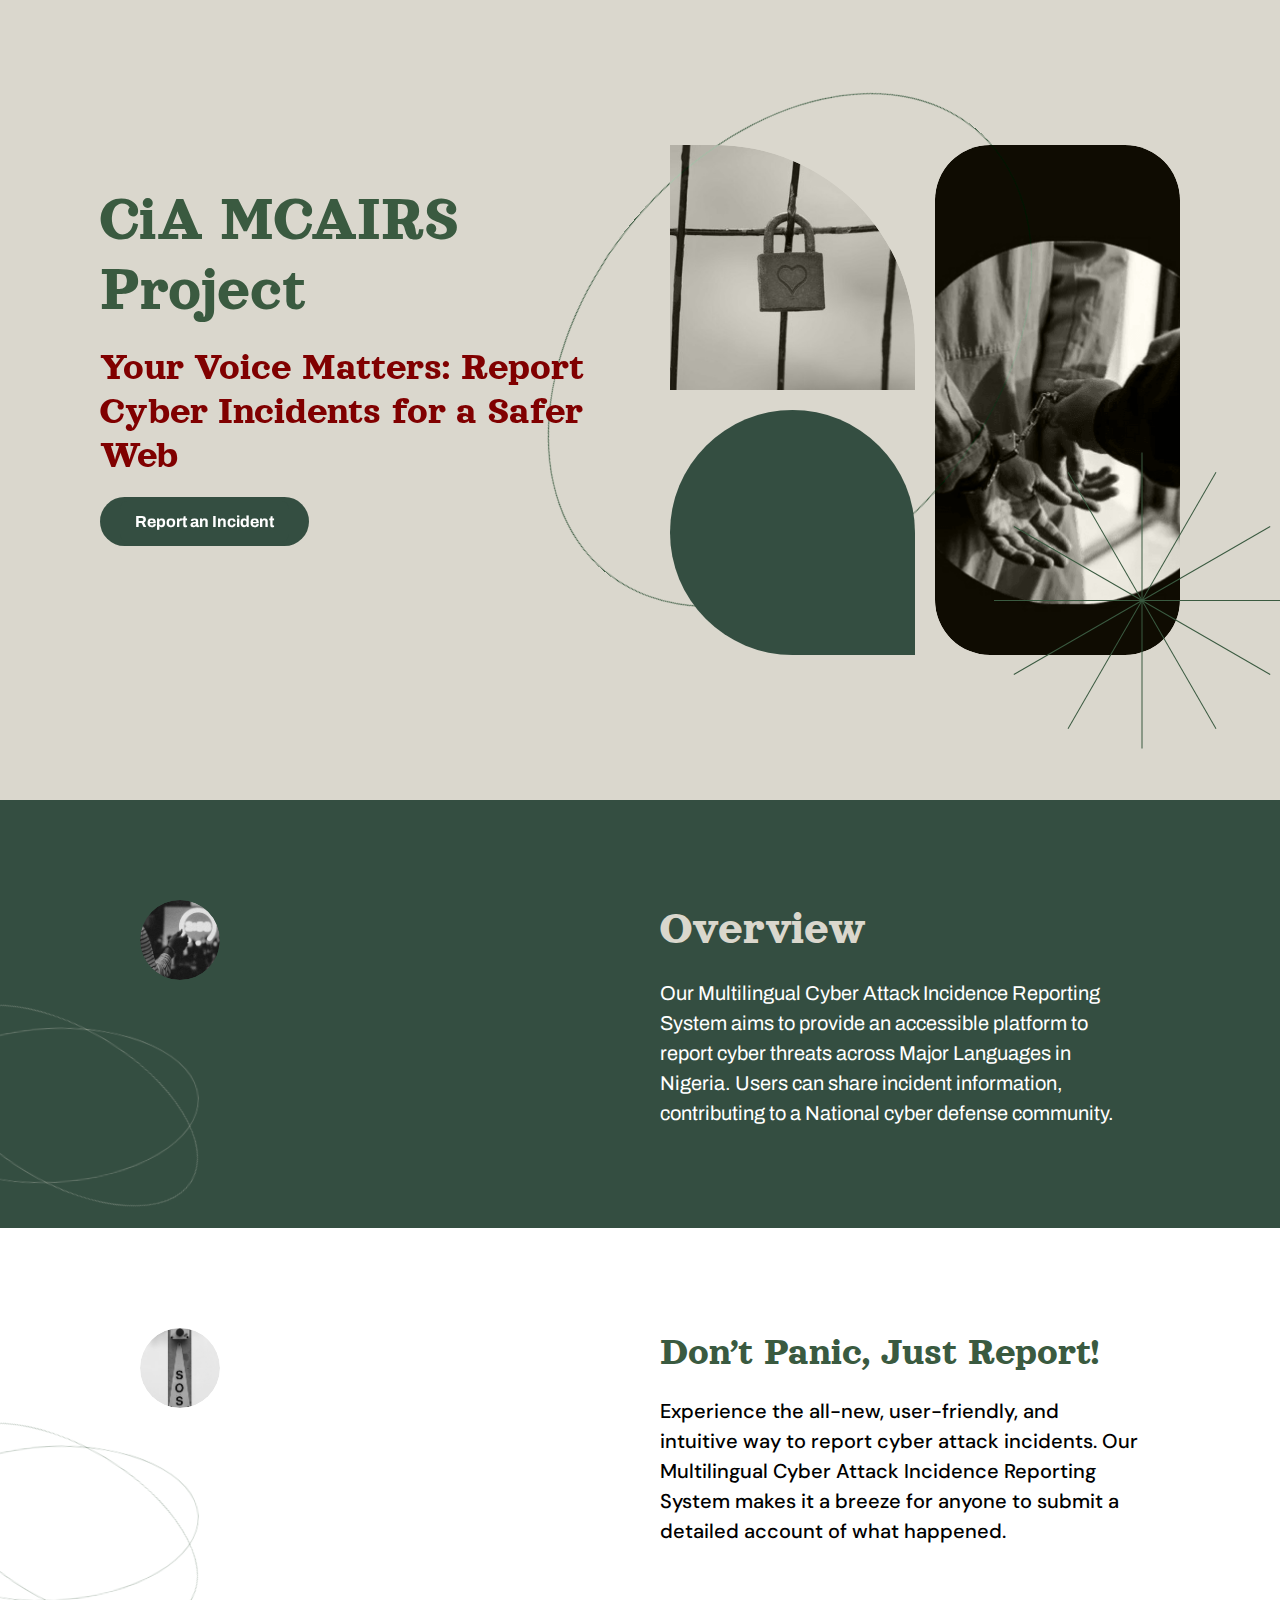
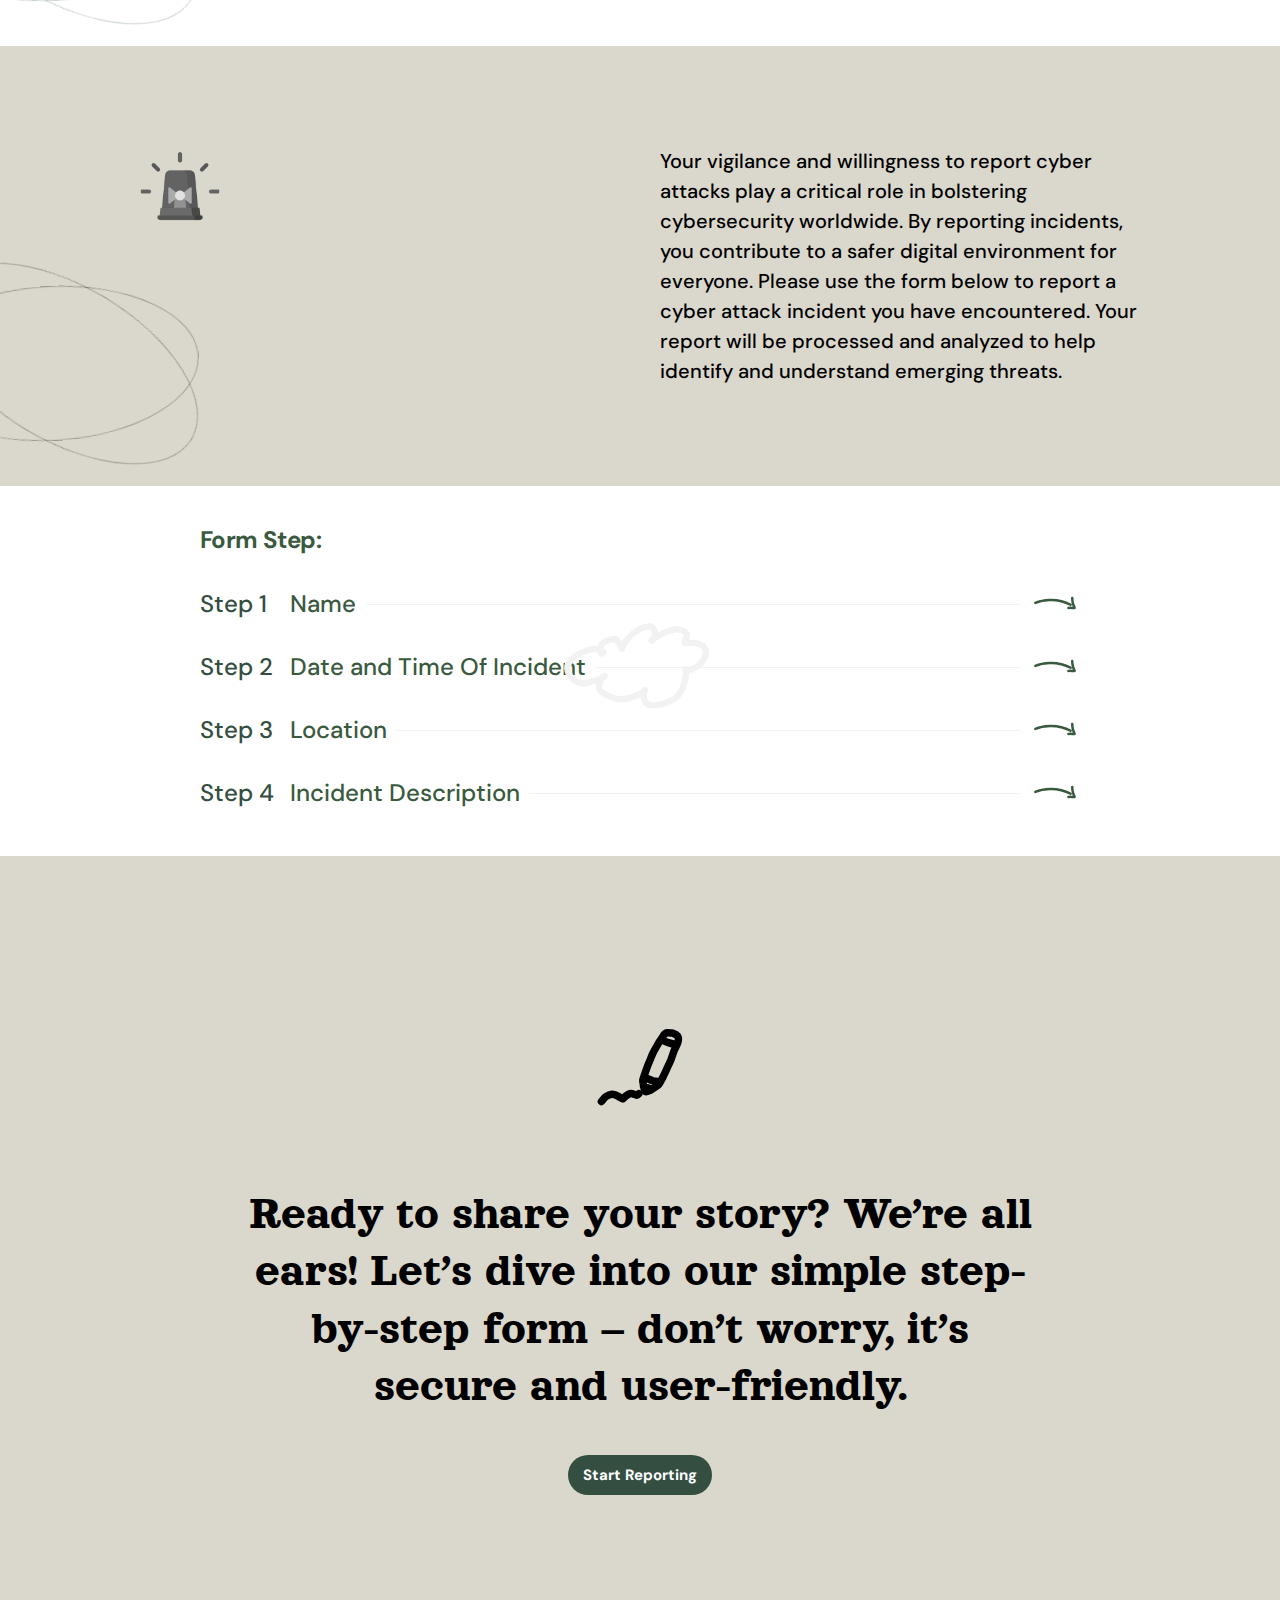
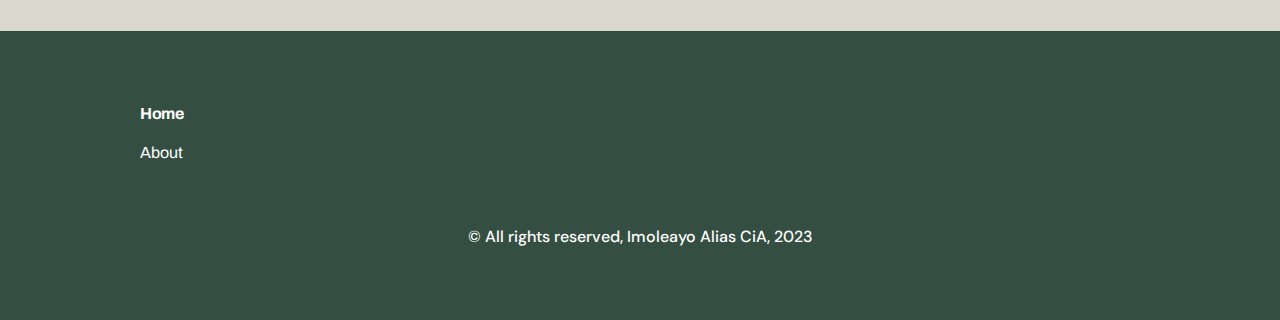
<file: index.html>
<!DOCTYPE html><!-- ✨ Built with Framer • https://www.framer.com/ --><html><head>
    <meta charset="utf-8">
    
    
    
    <!-- End of headStart -->
    <meta name="viewport" content="width=device-width">
    <meta name="generator" content="Framer 89417f6">
    <title>MCAIRS</title>
    <meta name="description" content="Home">
    <meta name="framer-search-index" content="https://fN0VIbiPpnk9.com/sites/2KBkQc8mx6EncJM27Lm7UV/searchIndex-CiRFhlApwm4f.json">
    <link rel="icon" href="images/8hOI1ZN1Jfee.png">
    <!-- Open Graph / Facebook -->
    <meta property="og:type" content="website">
    <meta property="og:title" content="MCAIRS">
    <meta property="og:description" content="Home">
    <!-- Twitter -->
    <meta name="twitter:card" content="summary_large_image">
    <meta name="twitter:title" content="MCAIRS">
    <meta name="twitter:description" content="Home">
    <link href='https://fonts.googleapis.com/css?family=Orelega One' rel='stylesheet'>
    
    
    <link href="https://ogLsMbvaCSWp.com" rel="preconnect" crossorigin=""><link rel="canonical" href="https://MqSI7EQBtwXx.ai/"><meta property="og:url" content="https://MqSI7EQBtwXx.ai/"><link rel="modulepreload" href="https://fN0VIbiPpnk9.com/sites/2KBkQc8mx6EncJM27Lm7UV/chunk-EEQEL733.mjs"><link rel="modulepreload" href="https://fN0VIbiPpnk9.com/sites/2KBkQc8mx6EncJM27Lm7UV/chunk-PGE4QVFD.mjs"><link rel="modulepreload" href="https://fN0VIbiPpnk9.com/sites/2KBkQc8mx6EncJM27Lm7UV/chunk-ELYU6EKT.mjs"><link rel="modulepreload" href="https://fN0VIbiPpnk9.com/sites/2KBkQc8mx6EncJM27Lm7UV/2itN8DH0aj-J7j_YmkG39_cHqPMLc26rZpUa95Hc7yk.LW7QSECM.mjs"><link rel="modulepreload" href="https://fN0VIbiPpnk9.com/sites/2KBkQc8mx6EncJM27Lm7UV/chunk-ZYBQW2JJ.mjs"><link rel="modulepreload" href="https://fN0VIbiPpnk9.com/sites/2KBkQc8mx6EncJM27Lm7UV/chunk-ROEBZKV4.mjs"><link rel="modulepreload" href="https://fN0VIbiPpnk9.com/sites/2KBkQc8mx6EncJM27Lm7UV/chunk-HTOFE2CU.mjs"><link rel="modulepreload" href="https://fN0VIbiPpnk9.com/sites/2KBkQc8mx6EncJM27Lm7UV/chunk-XGYZEUZL.mjs"><link rel="modulepreload" href="https://fN0VIbiPpnk9.com/sites/2KBkQc8mx6EncJM27Lm7UV/chunk-42U43NKG.mjs"><style data-framer-css-ssr-minified="" data-framer-components="framer-kGNvD">html,body,#main{margin:0;padding:0;box-sizing:border-box}:root{-webkit-font-smoothing:antialiased}*{box-sizing:border-box;-webkit-font-smoothing:inherit}h1,h2,h3,h4,h5,h6,p,figure{margin:0}body,input,textarea,select,button{font-size:12px;font-family:sans-serif}#__framer-badge-container{position:fixed;bottom:0;padding:20px;width:100%;display:flex;justify-content:right;pointer-events:none;z-index:314159}.__framer-badge{pointer-events:auto}@font-face{font-family:Archivo;font-style:normal;font-weight:400;font-stretch:100%;font-display:swap;src:url(../ogLsMbvaCSWp.com/s/archivo/v19/rYgp1KnpZq9n.woff2) format("woff2");unicode-range:U+0102-0103,U+0110-0111,U+0128-0129,U+0168-0169,U+01A0-01A1,U+01AF-01B0,U+0300-0301,U+0303-0304,U+0308-0309,U+0323,U+0329,U+1EA0-1EF9,U+20AB}@font-face{font-family:Archivo;font-style:normal;font-weight:400;font-stretch:100%;font-display:swap;src:url(../ogLsMbvaCSWp.com/s/archivo/v19/OYmOorh0fski.woff2) format("woff2");unicode-range:U+0100-02AF,U+0304,U+0308,U+0329,U+1E00-1E9F,U+1EF2-1EFF,U+2020,U+20A0-20AB,U+20AD-20CF,U+2113,U+2C60-2C7F,U+A720-A7FF}@font-face{font-family:Archivo;font-style:normal;font-weight:400;font-stretch:100%;font-display:swap;src:url(../ogLsMbvaCSWp.com/s/archivo/v19/5HdZUel0gGMV.woff2) format("woff2");unicode-range:U+0000-00FF,U+0131,U+0152-0153,U+02BB-02BC,U+02C6,U+02DA,U+02DC,U+0304,U+0308,U+0329,U+2000-206F,U+2074,U+20AC,U+2122,U+2191,U+2193,U+2212,U+2215,U+FEFF,U+FFFD}@font-face{font-family:Archivo;font-style:normal;font-weight:700;font-stretch:100%;font-display:swap;src:url(../ogLsMbvaCSWp.com/s/archivo/v19/rYgp1KnpZq9n.woff2) format("woff2");unicode-range:U+0102-0103,U+0110-0111,U+0128-0129,U+0168-0169,U+01A0-01A1,U+01AF-01B0,U+0300-0301,U+0303-0304,U+0308-0309,U+0323,U+0329,U+1EA0-1EF9,U+20AB}@font-face{font-family:Archivo;font-style:normal;font-weight:700;font-stretch:100%;font-display:swap;src:url(../ogLsMbvaCSWp.com/s/archivo/v19/OYmOorh0fski.woff2) format("woff2");unicode-range:U+0100-02AF,U+0304,U+0308,U+0329,U+1E00-1E9F,U+1EF2-1EFF,U+2020,U+20A0-20AB,U+20AD-20CF,U+2113,U+2C60-2C7F,U+A720-A7FF}@font-face{font-family:Archivo;font-style:normal;font-weight:700;font-stretch:100%;font-display:swap;src:url(../ogLsMbvaCSWp.com/s/archivo/v19/5HdZUel0gGMV.woff2) format("woff2");unicode-range:U+0000-00FF,U+0131,U+0152-0153,U+02BB-02BC,U+02C6,U+02DA,U+02DC,U+0304,U+0308,U+0329,U+2000-206F,U+2074,U+20AC,U+2122,U+2191,U+2193,U+2212,U+2215,U+FEFF,U+FFFD}@font-face{font-family:DM Sans;font-style:normal;font-weight:700;font-display:swap;src:url(../ogLsMbvaCSWp.com/s/dmsans/v14/9urOtpkpFFHB.woff2) format("woff2");unicode-range:U+0100-02AF,U+0304,U+0308,U+0329,U+1E00-1E9F,U+1EF2-1EFF,U+2020,U+20A0-20AB,U+20AD-20CF,U+2113,U+2C60-2C7F,U+A720-A7FF}@font-face{font-family:DM Sans;font-style:normal;font-weight:700;font-display:swap;src:url(../ogLsMbvaCSWp.com/s/dmsans/v14/w3BQbUANLdyi.woff2) format("woff2");unicode-range:U+0000-00FF,U+0131,U+0152-0153,U+02BB-02BC,U+02C6,U+02DA,U+02DC,U+0304,U+0308,U+0329,U+2000-206F,U+2074,U+20AC,U+2122,U+2191,U+2193,U+2212,U+2215,U+FEFF,U+FFFD}@font-face{font-family:Inter;font-style:normal;font-weight:700;font-display:swap;src:url(../ogLsMbvaCSWp.com/s/inter/v13/HpI1teML0hMW.woff2) format("woff2");unicode-range:U+0460-052F,U+1C80-1C88,U+20B4,U+2DE0-2DFF,U+A640-A69F,U+FE2E-FE2F}@font-face{font-family:Inter;font-style:normal;font-weight:700;font-display:swap;src:url(../ogLsMbvaCSWp.com/s/inter/v13/x4aVBNihvboO.woff2) format("woff2");unicode-range:U+0301,U+0400-045F,U+0490-0491,U+04B0-04B1,U+2116}@font-face{font-family:Inter;font-style:normal;font-weight:700;font-display:swap;src:url(../ogLsMbvaCSWp.com/s/inter/v13/riZL2QDTOGGM.woff2) format("woff2");unicode-range:U+1F00-1FFF}@font-face{font-family:Inter;font-style:normal;font-weight:700;font-display:swap;src:url(../ogLsMbvaCSWp.com/s/inter/v13/9l8BVymtWeLL.woff2) format("woff2");unicode-range:U+0370-03FF}@font-face{font-family:Inter;font-style:normal;font-weight:700;font-display:swap;src:url(../ogLsMbvaCSWp.com/s/inter/v13/2R0xqLSo51o9.woff2) format("woff2");unicode-range:U+0102-0103,U+0110-0111,U+0128-0129,U+0168-0169,U+01A0-01A1,U+01AF-01B0,U+0300-0301,U+0303-0304,U+0308-0309,U+0323,U+0329,U+1EA0-1EF9,U+20AB}@font-face{font-family:Inter;font-style:normal;font-weight:700;font-display:swap;src:url(../ogLsMbvaCSWp.com/s/inter/v13/HrLup7b1k7SQ.woff2) format("woff2");unicode-range:U+0100-02AF,U+0304,U+0308,U+0329,U+1E00-1E9F,U+1EF2-1EFF,U+2020,U+20A0-20AB,U+20AD-20CF,U+2113,U+2C60-2C7F,U+A720-A7FF}@font-face{font-family:Inter;font-style:normal;font-weight:700;font-display:swap;src:url(../ogLsMbvaCSWp.com/s/inter/v13/GgA7VoqqRQLn.woff2) format("woff2");unicode-range:U+0000-00FF,U+0131,U+0152-0153,U+02BB-02BC,U+02C6,U+02DA,U+02DC,U+0304,U+0308,U+0329,U+2000-206F,U+2074,U+20AC,U+2122,U+2191,U+2193,U+2212,U+2215,U+FEFF,U+FFFD}@font-face{font-family:Playfair;font-style:normal;font-weight:400;font-stretch:100%;font-display:swap;src:url(../ogLsMbvaCSWp.com/s/playfair/v2/ylVVgNx4QTXf.woff2) format("woff2");unicode-range:U+0460-052F,U+1C80-1C88,U+20B4,U+2DE0-2DFF,U+A640-A69F,U+FE2E-FE2F}@font-face{font-family:Playfair;font-style:normal;font-weight:400;font-stretch:100%;font-display:swap;src:url(../ogLsMbvaCSWp.com/s/playfair/v2/PPaxlavMJ52P.woff2) format("woff2");unicode-range:U+0301,U+0400-045F,U+0490-0491,U+04B0-04B1,U+2116}@font-face{font-family:Playfair;font-style:normal;font-weight:400;font-stretch:100%;font-display:swap;src:url(../ogLsMbvaCSWp.com/s/playfair/v2/9lu7CQP9B6ee.woff2) format("woff2");unicode-range:U+0102-0103,U+0110-0111,U+0128-0129,U+0168-0169,U+01A0-01A1,U+01AF-01B0,U+0300-0301,U+0303-0304,U+0308-0309,U+0323,U+0329,U+1EA0-1EF9,U+20AB}@font-face{font-family:Playfair;font-style:normal;font-weight:400;font-stretch:100%;font-display:swap;src:url(../ogLsMbvaCSWp.com/s/playfair/v2/dZt4V2eHnpoL.woff2) format("woff2");unicode-range:U+0100-02AF,U+0304,U+0308,U+0329,U+1E00-1E9F,U+1EF2-1EFF,U+2020,U+20A0-20AB,U+20AD-20CF,U+2113,U+2C60-2C7F,U+A720-A7FF}@font-face{font-family:Playfair;font-style:normal;font-weight:400;font-stretch:100%;font-display:swap;src:url(../ogLsMbvaCSWp.com/s/playfair/v2/7pSANVAcjrRP.woff2) format("woff2");unicode-range:U+0000-00FF,U+0131,U+0152-0153,U+02BB-02BC,U+02C6,U+02DA,U+02DC,U+0304,U+0308,U+0329,U+2000-206F,U+2074,U+20AC,U+2122,U+2191,U+2193,U+2212,U+2215,U+FEFF,U+FFFD}@font-face{font-family:Playfair;font-style:normal;font-weight:700;font-stretch:100%;font-display:swap;src:url(../ogLsMbvaCSWp.com/s/playfair/v2/ylVVgNx4QTXf.woff2) format("woff2");unicode-range:U+0460-052F,U+1C80-1C88,U+20B4,U+2DE0-2DFF,U+A640-A69F,U+FE2E-FE2F}@font-face{font-family:Playfair;font-style:normal;font-weight:700;font-stretch:100%;font-display:swap;src:url(../ogLsMbvaCSWp.com/s/playfair/v2/PPaxlavMJ52P.woff2) format("woff2");unicode-range:U+0301,U+0400-045F,U+0490-0491,U+04B0-04B1,U+2116}@font-face{font-family:Playfair;font-style:normal;font-weight:700;font-stretch:100%;font-display:swap;src:url(../ogLsMbvaCSWp.com/s/playfair/v2/9lu7CQP9B6ee.woff2) format("woff2");unicode-range:U+0102-0103,U+0110-0111,U+0128-0129,U+0168-0169,U+01A0-01A1,U+01AF-01B0,U+0300-0301,U+0303-0304,U+0308-0309,U+0323,U+0329,U+1EA0-1EF9,U+20AB}@font-face{font-family:Playfair;font-style:normal;font-weight:700;font-stretch:100%;font-display:swap;src:url(../ogLsMbvaCSWp.com/s/playfair/v2/dZt4V2eHnpoL.woff2) format("woff2");unicode-range:U+0100-02AF,U+0304,U+0308,U+0329,U+1E00-1E9F,U+1EF2-1EFF,U+2020,U+20A0-20AB,U+20AD-20CF,U+2113,U+2C60-2C7F,U+A720-A7FF}@font-face{font-family:Playfair;font-style:normal;font-weight:700;font-stretch:100%;font-display:swap;src:url(../ogLsMbvaCSWp.com/s/playfair/v2/7pSANVAcjrRP.woff2) format("woff2");unicode-range:U+0000-00FF,U+0131,U+0152-0153,U+02BB-02BC,U+02C6,U+02DA,U+02DC,U+0304,U+0308,U+0329,U+2000-206F,U+2074,U+20AC,U+2122,U+2191,U+2193,U+2212,U+2215,U+FEFF,U+FFFD}@font-face{font-family:DM Sans;font-style:normal;font-weight:500;src:url(../ogLsMbvaCSWp.com/s/dmsans/v14/jdkNlmUhi7q4.woff2) format("woff2");unicode-range:U+0100-02AF,U+0304,U+0308,U+0329,U+1E00-1E9F,U+1EF2-1EFF,U+2020,U+20A0-20AB,U+20AD-20CF,U+2113,U+2C60-2C7F,U+A720-A7FF}@font-face{font-family:DM Sans;font-style:normal;font-weight:500;src:url(../ogLsMbvaCSWp.com/s/dmsans/v14/dfLIjaHdIjq5.woff2) format("woff2");unicode-range:U+0000-00FF,U+0131,U+0152-0153,U+02BB-02BC,U+02C6,U+02DA,U+02DC,U+0304,U+0308,U+0329,U+2000-206F,U+2074,U+20AC,U+2122,U+2191,U+2193,U+2212,U+2215,U+FEFF,U+FFFD}@font-face{font-family:Glass Antiqua;font-style:normal;font-weight:400;src:url(../ogLsMbvaCSWp.com/s/glassantiqua/v24/1VbYQhm4sIBR.woff2) format("woff2");unicode-range:U+0100-02AF,U+0304,U+0308,U+0329,U+1E00-1E9F,U+1EF2-1EFF,U+2020,U+20A0-20AB,U+20AD-20CF,U+2113,U+2C60-2C7F,U+A720-A7FF}@font-face{font-family:Glass Antiqua;font-style:normal;font-weight:400;src:url(../ogLsMbvaCSWp.com/s/glassantiqua/v24/WQl3eKxha6rl.woff2) format("woff2");unicode-range:U+0000-00FF,U+0131,U+0152-0153,U+02BB-02BC,U+02C6,U+02DA,U+02DC,U+0304,U+0308,U+0329,U+2000-206F,U+2074,U+20AC,U+2122,U+2191,U+2193,U+2212,U+2215,U+FEFF,U+FFFD}@font-face{font-family:Inter;font-style:normal;font-weight:500;src:url(../ogLsMbvaCSWp.com/s/inter/v13/3gqQIyd27kv6.woff2) format("woff2");unicode-range:U+0460-052F,U+1C80-1C88,U+20B4,U+2DE0-2DFF,U+A640-A69F,U+FE2E-FE2F}@font-face{font-family:Inter;font-style:normal;font-weight:500;src:url(../ogLsMbvaCSWp.com/s/inter/v13/CeES6xuyQ1EM.woff2) format("woff2");unicode-range:U+0301,U+0400-045F,U+0490-0491,U+04B0-04B1,U+2116}@font-face{font-family:Inter;font-style:normal;font-weight:500;src:url(../ogLsMbvaCSWp.com/s/inter/v13/gMQtoYgaPhGi.woff2) format("woff2");unicode-range:U+1F00-1FFF}@font-face{font-family:Inter;font-style:normal;font-weight:500;src:url(../ogLsMbvaCSWp.com/s/inter/v13/rvtorFJSBqAY.woff2) format("woff2");unicode-range:U+0370-03FF}@font-face{font-family:Inter;font-style:normal;font-weight:500;src:url(../ogLsMbvaCSWp.com/s/inter/v13/ZE7i2i01PNdW.woff2) format("woff2");unicode-range:U+0102-0103,U+0110-0111,U+0128-0129,U+0168-0169,U+01A0-01A1,U+01AF-01B0,U+0300-0301,U+0303-0304,U+0308-0309,U+0323,U+0329,U+1EA0-1EF9,U+20AB}@font-face{font-family:Inter;font-style:normal;font-weight:500;src:url(../ogLsMbvaCSWp.com/s/inter/v13/zvmKni1d8sPk.woff2) format("woff2");unicode-range:U+0100-02AF,U+0304,U+0308,U+0329,U+1E00-1E9F,U+1EF2-1EFF,U+2020,U+20A0-20AB,U+20AD-20CF,U+2113,U+2C60-2C7F,U+A720-A7FF}@font-face{font-family:Inter;font-style:normal;font-weight:500;src:url(../ogLsMbvaCSWp.com/s/inter/v13/wbOMwHaVmdng.woff2) format("woff2");unicode-range:U+0000-00FF,U+0131,U+0152-0153,U+02BB-02BC,U+02C6,U+02DA,U+02DC,U+0304,U+0308,U+0329,U+2000-206F,U+2074,U+20AC,U+2122,U+2191,U+2193,U+2212,U+2215,U+FEFF,U+FFFD}@font-face{font-family:Orelega One;font-style:normal;font-weight:400;src:url(../ogLsMbvaCSWp.com/s/orelegaone/v12/ra46OkmxhyPX.woff2) format("woff2");unicode-range:U+0460-052F,U+1C80-1C88,U+20B4,U+2DE0-2DFF,U+A640-A69F,U+FE2E-FE2F}@font-face{font-family:Orelega One;font-style:normal;font-weight:400;src:url(../ogLsMbvaCSWp.com/s/orelegaone/v12/D0a0thwtuKt1.woff2) format("woff2");unicode-range:U+0301,U+0400-045F,U+0490-0491,U+04B0-04B1,U+2116}@font-face{font-family:Orelega One;font-style:normal;font-weight:400;src:url(../ogLsMbvaCSWp.com/s/orelegaone/v12/epNP08P7VZzm.woff2) format("woff2");unicode-range:U+0100-02AF,U+0304,U+0308,U+0329,U+1E00-1E9F,U+1EF2-1EFF,U+2020,U+20A0-20AB,U+20AD-20CF,U+2113,U+2C60-2C7F,U+A720-A7FF}@font-face{font-family:Orelega One;font-style:normal;font-weight:400;src:url(../ogLsMbvaCSWp.com/s/orelegaone/v12/trcGG328jUFi.woff2) format("woff2");unicode-range:U+0000-00FF,U+0131,U+0152-0153,U+02BB-02BC,U+02C6,U+02DA,U+02DC,U+0304,U+0308,U+0329,U+2000-206F,U+2074,U+20AC,U+2122,U+2191,U+2193,U+2212,U+2215,U+FEFF,U+FFFD}@font-face{font-family:Plus Jakarta Sans;font-style:normal;font-weight:500;src:url(../ogLsMbvaCSWp.com/s/plusjakartasans/v8/Ssqs1kLCLuhu.woff2) format("woff2");unicode-range:U+0460-052F,U+1C80-1C88,U+20B4,U+2DE0-2DFF,U+A640-A69F,U+FE2E-FE2F}@font-face{font-family:Plus Jakarta Sans;font-style:normal;font-weight:500;src:url(../ogLsMbvaCSWp.com/s/plusjakartasans/v8/cPC7MFfeEwbI.woff2) format("woff2");unicode-range:U+0102-0103,U+0110-0111,U+0128-0129,U+0168-0169,U+01A0-01A1,U+01AF-01B0,U+0300-0301,U+0303-0304,U+0308-0309,U+0323,U+0329,U+1EA0-1EF9,U+20AB}@font-face{font-family:Plus Jakarta Sans;font-style:normal;font-weight:500;src:url(../ogLsMbvaCSWp.com/s/plusjakartasans/v8/Yxx6e6XARo1p.woff2) format("woff2");unicode-range:U+0100-02AF,U+0304,U+0308,U+0329,U+1E00-1E9F,U+1EF2-1EFF,U+2020,U+20A0-20AB,U+20AD-20CF,U+2113,U+2C60-2C7F,U+A720-A7FF}@font-face{font-family:Plus Jakarta Sans;font-style:normal;font-weight:500;src:url(../ogLsMbvaCSWp.com/s/plusjakartasans/v8/OQo8DMecwiMb.woff2) format("woff2");unicode-range:U+0000-00FF,U+0131,U+0152-0153,U+02BB-02BC,U+02C6,U+02DA,U+02DC,U+0304,U+0308,U+0329,U+2000-206F,U+2074,U+20AC,U+2122,U+2191,U+2193,U+2212,U+2215,U+FEFF,U+FFFD}@font-face{font-family:Plus Jakarta Sans;font-style:normal;font-weight:600;src:url(../ogLsMbvaCSWp.com/s/plusjakartasans/v8/Ssqs1kLCLuhu.woff2) format("woff2");unicode-range:U+0460-052F,U+1C80-1C88,U+20B4,U+2DE0-2DFF,U+A640-A69F,U+FE2E-FE2F}@font-face{font-family:Plus Jakarta Sans;font-style:normal;font-weight:600;src:url(../ogLsMbvaCSWp.com/s/plusjakartasans/v8/cPC7MFfeEwbI.woff2) format("woff2");unicode-range:U+0102-0103,U+0110-0111,U+0128-0129,U+0168-0169,U+01A0-01A1,U+01AF-01B0,U+0300-0301,U+0303-0304,U+0308-0309,U+0323,U+0329,U+1EA0-1EF9,U+20AB}@font-face{font-family:Plus Jakarta Sans;font-style:normal;font-weight:600;src:url(../ogLsMbvaCSWp.com/s/plusjakartasans/v8/Yxx6e6XARo1p.woff2) format("woff2");unicode-range:U+0100-02AF,U+0304,U+0308,U+0329,U+1E00-1E9F,U+1EF2-1EFF,U+2020,U+20A0-20AB,U+20AD-20CF,U+2113,U+2C60-2C7F,U+A720-A7FF}@font-face{font-family:Plus Jakarta Sans;font-style:normal;font-weight:600;src:url(../ogLsMbvaCSWp.com/s/plusjakartasans/v8/OQo8DMecwiMb.woff2) format("woff2");unicode-range:U+0000-00FF,U+0131,U+0152-0153,U+02BB-02BC,U+02C6,U+02DA,U+02DC,U+0304,U+0308,U+0329,U+2000-206F,U+2074,U+20AC,U+2122,U+2191,U+2193,U+2212,U+2215,U+FEFF,U+FFFD}@font-face{font-family:Archivo Placeholder;ascent-override:88.86%;descent-override:21.25%;line-gap-override:0%;size-adjust:98.81%;src:local("Arial")}@font-face{font-family:DM Sans Placeholder;ascent-override:94.35%;descent-override:29.49%;line-gap-override:0%;size-adjust:105.14%;src:local("Arial")}@font-face{font-family:Playfair Placeholder;ascent-override:83.18%;descent-override:29.54%;line-gap-override:0%;size-adjust:106.46%;src:local("Times New Roman")}@font-face{font-family:Plus Jakarta Sans Placeholder;ascent-override:98.16%;descent-override:20.99%;line-gap-override:0%;size-adjust:105.75%;src:local("Arial")}@font-face{font-family:Inter Placeholder;ascent-override:90%;descent-override:22.43%;line-gap-override:0%;size-adjust:107.64%;src:local("Arial")}@font-face{font-display:block;font-family:Inter;font-style:normal;font-weight:100;src:url(../aqraRklT1YAs.com/gZKLONHFlyG0.woff2) format("woff2");unicode-range:U+0460-052F,U+1C80-1C88,U+20B4,U+2DE0-2DFF,U+A640-A69F,U+FE2E-FE2F}@font-face{font-display:block;font-family:Inter;font-style:normal;font-weight:100;src:url(../aqraRklT1YAs.com/hAAqqPmZYUwY.woff2) format("woff2");unicode-range:U+0301,U+0400-045F,U+0490-0491,U+04B0-04B1,U+2116}@font-face{font-display:block;font-family:Inter;font-style:normal;font-weight:100;src:url(../aqraRklT1YAs.com/kvg25j9cAWqe.woff2) format("woff2");unicode-range:U+1F00-1FFF}@font-face{font-display:block;font-family:Inter;font-style:normal;font-weight:100;src:url(../aqraRklT1YAs.com/4pPE77XqgVYN.woff2) format("woff2");unicode-range:U+0370-03FF}@font-face{font-display:block;font-family:Inter;font-style:normal;font-weight:100;src:url(../aqraRklT1YAs.com/7lkSmWCluYnR.woff2) format("woff2");unicode-range:U+0100-024F,U+0259,U+1E00-1EFF,U+2020,U+20A0-20AB,U+20AD-20CF,U+2113,U+2C60-2C7F,U+A720-A7FF}@font-face{font-display:block;font-family:Inter;font-style:normal;font-weight:100;src:url(../aqraRklT1YAs.com/zbW272amM3OH.woff2) format("woff2");unicode-range:U+0000-00FF,U+0131,U+0152-0153,U+02BB-02BC,U+02C6,U+02DA,U+02DC,U+2000-206F,U+2074,U+20AC,U+2122,U+2191,U+2193,U+2212,U+2215,U+FEFF,U+FFFD}@font-face{font-display:block;font-family:Inter;font-style:normal;font-weight:100;src:url(../aqraRklT1YAs.com/D4jLzv32UZt0.woff2) format("woff2");unicode-range:U+0102-0103,U+0110-0111,U+0128-0129,U+0168-0169,U+01A0-01A1,U+01AF-01B0,U+1EA0-1EF9,U+20AB}@font-face{font-display:block;font-family:Inter;font-style:normal;font-weight:200;src:url(../aqraRklT1YAs.com/WouP8xU3u6Bd.woff2) format("woff2");unicode-range:U+0460-052F,U+1C80-1C88,U+20B4,U+2DE0-2DFF,U+A640-A69F,U+FE2E-FE2F}@font-face{font-display:block;font-family:Inter;font-style:normal;font-weight:200;src:url(../aqraRklT1YAs.com/mfxqiiesZ6nV.woff2) format("woff2");unicode-range:U+0301,U+0400-045F,U+0490-0491,U+04B0-04B1,U+2116}@font-face{font-display:block;font-family:Inter;font-style:normal;font-weight:200;src:url(../aqraRklT1YAs.com/4iTxBUF5jVrU.woff2) format("woff2");unicode-range:U+1F00-1FFF}@font-face{font-display:block;font-family:Inter;font-style:normal;font-weight:200;src:url(../aqraRklT1YAs.com/PZ3ti1Cgmdui.woff2) format("woff2");unicode-range:U+0370-03FF}@font-face{font-display:block;font-family:Inter;font-style:normal;font-weight:200;src:url(../aqraRklT1YAs.com/u6tisHTQ1k5M.woff2) format("woff2");unicode-range:U+0100-024F,U+0259,U+1E00-1EFF,U+2020,U+20A0-20AB,U+20AD-20CF,U+2113,U+2C60-2C7F,U+A720-A7FF}@font-face{font-display:block;font-family:Inter;font-style:normal;font-weight:200;src:url(../aqraRklT1YAs.com/a2DObMnRinmE.woff2) format("woff2");unicode-range:U+0000-00FF,U+0131,U+0152-0153,U+02BB-02BC,U+02C6,U+02DA,U+02DC,U+2000-206F,U+2074,U+20AC,U+2122,U+2191,U+2193,U+2212,U+2215,U+FEFF,U+FFFD}@font-face{font-display:block;font-family:Inter;font-style:normal;font-weight:200;src:url(../aqraRklT1YAs.com/o0dkknW0ucEC.woff2) format("woff2");unicode-range:U+0102-0103,U+0110-0111,U+0128-0129,U+0168-0169,U+01A0-01A1,U+01AF-01B0,U+1EA0-1EF9,U+20AB}@font-face{font-display:block;font-family:Inter;font-style:normal;font-weight:300;src:url(../aqraRklT1YAs.com/uCdGXWox4G2Y.woff2) format("woff2");unicode-range:U+0460-052F,U+1C80-1C88,U+20B4,U+2DE0-2DFF,U+A640-A69F,U+FE2E-FE2F}@font-face{font-display:block;font-family:Inter;font-style:normal;font-weight:300;src:url(../aqraRklT1YAs.com/5SKnurj9ggkt.woff2) format("woff2");unicode-range:U+0301,U+0400-045F,U+0490-0491,U+04B0-04B1,U+2116}@font-face{font-display:block;font-family:Inter;font-style:normal;font-weight:300;src:url(../aqraRklT1YAs.com/kCviyReU8bcI.woff2) format("woff2");unicode-range:U+1F00-1FFF}@font-face{font-display:block;font-family:Inter;font-style:normal;font-weight:300;src:url(../aqraRklT1YAs.com/yfQSn511baiq.woff2) format("woff2");unicode-range:U+0370-03FF}@font-face{font-display:block;font-family:Inter;font-style:normal;font-weight:300;src:url(../aqraRklT1YAs.com/AxNsIdtS6JDr.woff2) format("woff2");unicode-range:U+0100-024F,U+0259,U+1E00-1EFF,U+2020,U+20A0-20AB,U+20AD-20CF,U+2113,U+2C60-2C7F,U+A720-A7FF}@font-face{font-display:block;font-family:Inter;font-style:normal;font-weight:300;src:url(../aqraRklT1YAs.com/2JYGnH9oAVAQ.woff2) format("woff2");unicode-range:U+0000-00FF,U+0131,U+0152-0153,U+02BB-02BC,U+02C6,U+02DA,U+02DC,U+2000-206F,U+2074,U+20AC,U+2122,U+2191,U+2193,U+2212,U+2215,U+FEFF,U+FFFD}@font-face{font-display:block;font-family:Inter;font-style:normal;font-weight:300;src:url(../aqraRklT1YAs.com/KS0KUnNfHIxV.woff2) format("woff2");unicode-range:U+0102-0103,U+0110-0111,U+0128-0129,U+0168-0169,U+01A0-01A1,U+01AF-01B0,U+1EA0-1EF9,U+20AB}@font-face{font-display:swap;font-family:Inter;font-style:normal;font-weight:400;src:url(../aqraRklT1YAs.com/nYgEl1j8ah5D.woff2) format("woff2");unicode-range:U+0460-052F,U+1C80-1C88,U+20B4,U+2DE0-2DFF,U+A640-A69F,U+FE2E-FE2F}@font-face{font-display:swap;font-family:Inter;font-style:normal;font-weight:400;src:url(../aqraRklT1YAs.com/kqGjctogPHxA.woff2) format("woff2");unicode-range:U+0301,U+0400-045F,U+0490-0491,U+04B0-04B1,U+2116}@font-face{font-display:swap;font-family:Inter;font-style:normal;font-weight:400;src:url(../aqraRklT1YAs.com/CIl6voIrjPZD.woff2) format("woff2");unicode-range:U+1F00-1FFF}@font-face{font-display:swap;font-family:Inter;font-style:normal;font-weight:400;src:url(../aqraRklT1YAs.com/nMq2E9a2PSl6.woff2) format("woff2");unicode-range:U+0370-03FF}@font-face{font-display:swap;font-family:Inter;font-style:normal;font-weight:400;src:url(../aqraRklT1YAs.com/oYd32CObSUBT.woff2) format("woff2");unicode-range:U+0100-024F,U+0259,U+1E00-1EFF,U+2020,U+20A0-20AB,U+20AD-20CF,U+2113,U+2C60-2C7F,U+A720-A7FF}@font-face{font-display:swap;font-family:Inter;font-style:normal;font-weight:400;src:url(../aqraRklT1YAs.com/1tihXVQyPBYX.woff2) format("woff2");unicode-range:U+0000-00FF,U+0131,U+0152-0153,U+02BB-02BC,U+02C6,U+02DA,U+02DC,U+2000-206F,U+2074,U+20AC,U+2122,U+2191,U+2193,U+2212,U+2215,U+FEFF,U+FFFD}@font-face{font-display:swap;font-family:Inter;font-style:normal;font-weight:400;src:url(../aqraRklT1YAs.com/zjDlKJhgEDNZ.woff2) format("woff2");unicode-range:U+0102-0103,U+0110-0111,U+0128-0129,U+0168-0169,U+01A0-01A1,U+01AF-01B0,U+1EA0-1EF9,U+20AB}@font-face{font-display:block;font-family:Inter;font-style:normal;font-weight:500;src:url(../aqraRklT1YAs.com/cl7NfdQyrH6H.woff2) format("woff2");unicode-range:U+0460-052F,U+1C80-1C88,U+20B4,U+2DE0-2DFF,U+A640-A69F,U+FE2E-FE2F}@font-face{font-display:block;font-family:Inter;font-style:normal;font-weight:500;src:url(../aqraRklT1YAs.com/ocYo39BUFIc2.woff2) format("woff2");unicode-range:U+0301,U+0400-045F,U+0490-0491,U+04B0-04B1,U+2116}@font-face{font-display:block;font-family:Inter;font-style:normal;font-weight:500;src:url(../aqraRklT1YAs.com/wplFCePuwZ5c.woff2) format("woff2");unicode-range:U+1F00-1FFF}@font-face{font-display:block;font-family:Inter;font-style:normal;font-weight:500;src:url(../aqraRklT1YAs.com/m2S3w7QdPsNx.woff2) format("woff2");unicode-range:U+0370-03FF}@font-face{font-display:block;font-family:Inter;font-style:normal;font-weight:500;src:url(../aqraRklT1YAs.com/sr3PnNmFQsiU.woff2) format("woff2");unicode-range:U+0100-024F,U+0259,U+1E00-1EFF,U+2020,U+20A0-20AB,U+20AD-20CF,U+2113,U+2C60-2C7F,U+A720-A7FF}@font-face{font-display:block;font-family:Inter;font-style:normal;font-weight:500;src:url(../aqraRklT1YAs.com/JWbKJ5wrNMEF.woff2) format("woff2");unicode-range:U+0000-00FF,U+0131,U+0152-0153,U+02BB-02BC,U+02C6,U+02DA,U+02DC,U+2000-206F,U+2074,U+20AC,U+2122,U+2191,U+2193,U+2212,U+2215,U+FEFF,U+FFFD}@font-face{font-display:block;font-family:Inter;font-style:normal;font-weight:500;src:url(../aqraRklT1YAs.com/awjo1t5gaCre.woff2) format("woff2");unicode-range:U+0102-0103,U+0110-0111,U+0128-0129,U+0168-0169,U+01A0-01A1,U+01AF-01B0,U+1EA0-1EF9,U+20AB}@font-face{font-display:block;font-family:Inter;font-style:normal;font-weight:600;src:url(../aqraRklT1YAs.com/bhbczj5OxQ5y.woff2) format("woff2");unicode-range:U+0460-052F,U+1C80-1C88,U+20B4,U+2DE0-2DFF,U+A640-A69F,U+FE2E-FE2F}@font-face{font-display:block;font-family:Inter;font-style:normal;font-weight:600;src:url(../aqraRklT1YAs.com/NZoedVYmWGiP.woff2) format("woff2");unicode-range:U+0301,U+0400-045F,U+0490-0491,U+04B0-04B1,U+2116}@font-face{font-display:block;font-family:Inter;font-style:normal;font-weight:600;src:url(../aqraRklT1YAs.com/hcHANFLM3Tda.woff2) format("woff2");unicode-range:U+1F00-1FFF}@font-face{font-display:block;font-family:Inter;font-style:normal;font-weight:600;src:url(../aqraRklT1YAs.com/jqtNhCrmZGz8.woff2) format("woff2");unicode-range:U+0370-03FF}@font-face{font-display:block;font-family:Inter;font-style:normal;font-weight:600;src:url(../aqraRklT1YAs.com/DJEtSXsZWffI.woff2) format("woff2");unicode-range:U+0100-024F,U+0259,U+1E00-1EFF,U+2020,U+20A0-20AB,U+20AD-20CF,U+2113,U+2C60-2C7F,U+A720-A7FF}@font-face{font-display:block;font-family:Inter;font-style:normal;font-weight:600;src:url(../aqraRklT1YAs.com/ixy6OFM61V2N.woff2) format("woff2");unicode-range:U+0000-00FF,U+0131,U+0152-0153,U+02BB-02BC,U+02C6,U+02DA,U+02DC,U+2000-206F,U+2074,U+20AC,U+2122,U+2191,U+2193,U+2212,U+2215,U+FEFF,U+FFFD}@font-face{font-display:block;font-family:Inter;font-style:normal;font-weight:600;src:url(../aqraRklT1YAs.com/BnTpKSJsm4f6.woff2) format("woff2");unicode-range:U+0102-0103,U+0110-0111,U+0128-0129,U+0168-0169,U+01A0-01A1,U+01AF-01B0,U+1EA0-1EF9,U+20AB}@font-face{font-display:swap;font-family:Inter;font-style:normal;font-weight:700;src:url(../aqraRklT1YAs.com/zyJiYCZintzL.woff2) format("woff2");unicode-range:U+0460-052F,U+1C80-1C88,U+20B4,U+2DE0-2DFF,U+A640-A69F,U+FE2E-FE2F}@font-face{font-display:swap;font-family:Inter;font-style:normal;font-weight:700;src:url(../aqraRklT1YAs.com/flQ04H2EbR1q.woff2) format("woff2");unicode-range:U+0301,U+0400-045F,U+0490-0491,U+04B0-04B1,U+2116}@font-face{font-display:swap;font-family:Inter;font-style:normal;font-weight:700;src:url(../aqraRklT1YAs.com/Syc4CTPJ91qA.woff2) format("woff2");unicode-range:U+1F00-1FFF}@font-face{font-display:swap;font-family:Inter;font-style:normal;font-weight:700;src:url(../aqraRklT1YAs.com/BlNqdM8jXgdx.woff2) format("woff2");unicode-range:U+0370-03FF}@font-face{font-display:swap;font-family:Inter;font-style:normal;font-weight:700;src:url(../aqraRklT1YAs.com/GwurZ3eHPHI2.woff2) format("woff2");unicode-range:U+0100-024F,U+0259,U+1E00-1EFF,U+2020,U+20A0-20AB,U+20AD-20CF,U+2113,U+2C60-2C7F,U+A720-A7FF}@font-face{font-display:swap;font-family:Inter;font-style:normal;font-weight:700;src:url(../aqraRklT1YAs.com/X87VtxWHO8UA.woff2) format("woff2");unicode-range:U+0000-00FF,U+0131,U+0152-0153,U+02BB-02BC,U+02C6,U+02DA,U+02DC,U+2000-206F,U+2074,U+20AC,U+2122,U+2191,U+2193,U+2212,U+2215,U+FEFF,U+FFFD}@font-face{font-display:swap;font-family:Inter;font-style:normal;font-weight:700;src:url(../aqraRklT1YAs.com/HoUD3qcwNyPA.woff2) format("woff2");unicode-range:U+0102-0103,U+0110-0111,U+0128-0129,U+0168-0169,U+01A0-01A1,U+01AF-01B0,U+1EA0-1EF9,U+20AB}@font-face{font-display:block;font-family:Inter;font-style:normal;font-weight:800;src:url(../aqraRklT1YAs.com/rAmqzAqDqdh4.woff2) format("woff2");unicode-range:U+0460-052F,U+1C80-1C88,U+20B4,U+2DE0-2DFF,U+A640-A69F,U+FE2E-FE2F}@font-face{font-display:block;font-family:Inter;font-style:normal;font-weight:800;src:url(../aqraRklT1YAs.com/vQ5vITMbxvKp.woff2) format("woff2");unicode-range:U+0301,U+0400-045F,U+0490-0491,U+04B0-04B1,U+2116}@font-face{font-display:block;font-family:Inter;font-style:normal;font-weight:800;src:url(../aqraRklT1YAs.com/tEM0nZUyERjX.woff2) format("woff2");unicode-range:U+1F00-1FFF}@font-face{font-display:block;font-family:Inter;font-style:normal;font-weight:800;src:url(../aqraRklT1YAs.com/2ozWzsguABKj.woff2) format("woff2");unicode-range:U+0370-03FF}@font-face{font-display:block;font-family:Inter;font-style:normal;font-weight:800;src:url(../aqraRklT1YAs.com/h9TZQdJk5eFL.woff2) format("woff2");unicode-range:U+0100-024F,U+0259,U+1E00-1EFF,U+2020,U+20A0-20AB,U+20AD-20CF,U+2113,U+2C60-2C7F,U+A720-A7FF}@font-face{font-display:block;font-family:Inter;font-style:normal;font-weight:800;src:url(../aqraRklT1YAs.com/qUZnk8nbhkq3.woff2) format("woff2");unicode-range:U+0000-00FF,U+0131,U+0152-0153,U+02BB-02BC,U+02C6,U+02DA,U+02DC,U+2000-206F,U+2074,U+20AC,U+2122,U+2191,U+2193,U+2212,U+2215,U+FEFF,U+FFFD}@font-face{font-display:block;font-family:Inter;font-style:normal;font-weight:800;src:url(../aqraRklT1YAs.com/edhxvwHcr8AR.woff2) format("woff2");unicode-range:U+0102-0103,U+0110-0111,U+0128-0129,U+0168-0169,U+01A0-01A1,U+01AF-01B0,U+1EA0-1EF9,U+20AB}@font-face{font-display:block;font-family:Inter;font-style:normal;font-weight:900;src:url(../aqraRklT1YAs.com/w0Dz6lBDjlEH.woff2) format("woff2");unicode-range:U+0460-052F,U+1C80-1C88,U+20B4,U+2DE0-2DFF,U+A640-A69F,U+FE2E-FE2F}@font-face{font-display:block;font-family:Inter;font-style:normal;font-weight:900;src:url(../aqraRklT1YAs.com/qiwhMR5kl2Ht.woff2) format("woff2");unicode-range:U+0301,U+0400-045F,U+0490-0491,U+04B0-04B1,U+2116}@font-face{font-display:block;font-family:Inter;font-style:normal;font-weight:900;src:url(../aqraRklT1YAs.com/IPKD8PRaaGCG.woff2) format("woff2");unicode-range:U+1F00-1FFF}@font-face{font-display:block;font-family:Inter;font-style:normal;font-weight:900;src:url(../aqraRklT1YAs.com/7Arb9LQBwDnv.woff2) format("woff2");unicode-range:U+0370-03FF}@font-face{font-display:block;font-family:Inter;font-style:normal;font-weight:900;src:url(../aqraRklT1YAs.com/SSKAW1ItohNt.woff2) format("woff2");unicode-range:U+0100-024F,U+0259,U+1E00-1EFF,U+2020,U+20A0-20AB,U+20AD-20CF,U+2113,U+2C60-2C7F,U+A720-A7FF}@font-face{font-display:block;font-family:Inter;font-style:normal;font-weight:900;src:url(../aqraRklT1YAs.com/ESc2W4nNLUu1.woff2) format("woff2");unicode-range:U+0000-00FF,U+0131,U+0152-0153,U+02BB-02BC,U+02C6,U+02DA,U+02DC,U+2000-206F,U+2074,U+20AC,U+2122,U+2191,U+2193,U+2212,U+2215,U+FEFF,U+FFFD}@font-face{font-display:block;font-family:Inter;font-style:normal;font-weight:900;src:url(../aqraRklT1YAs.com/4Suep6KOnsxW.woff2) format("woff2");unicode-range:U+0102-0103,U+0110-0111,U+0128-0129,U+0168-0169,U+01A0-01A1,U+01AF-01B0,U+1EA0-1EF9,U+20AB}@font-face{font-display:block;font-family:Inter;font-style:italic;font-weight:100;src:url(../aqraRklT1YAs.com/4wBOXYOnvgnu.woff2) format("woff2");unicode-range:U+0460-052F,U+1C80-1C88,U+20B4,U+2DE0-2DFF,U+A640-A69F,U+FE2E-FE2F}@font-face{font-display:block;font-family:Inter;font-style:italic;font-weight:100;src:url(../aqraRklT1YAs.com/zaH8MYUOvIyB.woff2) format("woff2");unicode-range:U+0301,U+0400-045F,U+0490-0491,U+04B0-04B1,U+2116}@font-face{font-display:block;font-family:Inter;font-style:italic;font-weight:100;src:url(../aqraRklT1YAs.com/o8dfYpsNjGjY.woff2) format("woff2");unicode-range:U+1F00-1FFF}@font-face{font-display:block;font-family:Inter;font-style:italic;font-weight:100;src:url(../aqraRklT1YAs.com/j5b8mokJI3Sk.woff2) format("woff2");unicode-range:U+0370-03FF}@font-face{font-display:block;font-family:Inter;font-style:italic;font-weight:100;src:url(../aqraRklT1YAs.com/vC4B6cSmBiSq.woff2) format("woff2");unicode-range:U+0100-024F,U+0259,U+1E00-1EFF,U+2020,U+20A0-20AB,U+20AD-20CF,U+2113,U+2C60-2C7F,U+A720-A7FF}@font-face{font-display:block;font-family:Inter;font-style:italic;font-weight:100;src:url(../aqraRklT1YAs.com/Bx3uhhz9UBUb.woff2) format("woff2");unicode-range:U+0000-00FF,U+0131,U+0152-0153,U+02BB-02BC,U+02C6,U+02DA,U+02DC,U+2000-206F,U+2074,U+20AC,U+2122,U+2191,U+2193,U+2212,U+2215,U+FEFF,U+FFFD}@font-face{font-display:block;font-family:Inter;font-style:italic;font-weight:100;src:url(../aqraRklT1YAs.com/XLn4AiRtV2Jx.woff2) format("woff2");unicode-range:U+0102-0103,U+0110-0111,U+0128-0129,U+0168-0169,U+01A0-01A1,U+01AF-01B0,U+1EA0-1EF9,U+20AB}@font-face{font-display:block;font-family:Inter;font-style:italic;font-weight:200;src:url(../aqraRklT1YAs.com/9TALXKdTIlGo.woff2) format("woff2");unicode-range:U+0460-052F,U+1C80-1C88,U+20B4,U+2DE0-2DFF,U+A640-A69F,U+FE2E-FE2F}@font-face{font-display:block;font-family:Inter;font-style:italic;font-weight:200;src:url(../aqraRklT1YAs.com/aOcortzUI9Cj.woff2) format("woff2");unicode-range:U+0301,U+0400-045F,U+0490-0491,U+04B0-04B1,U+2116}@font-face{font-display:block;font-family:Inter;font-style:italic;font-weight:200;src:url(../aqraRklT1YAs.com/z0SO7Sczxxqc.woff2) format("woff2");unicode-range:U+1F00-1FFF}@font-face{font-display:block;font-family:Inter;font-style:italic;font-weight:200;src:url(../aqraRklT1YAs.com/CcIBWqYW2KEI.woff2) format("woff2");unicode-range:U+0370-03FF}@font-face{font-display:block;font-family:Inter;font-style:italic;font-weight:200;src:url(../aqraRklT1YAs.com/A3HYuJ0no7rG.woff2) format("woff2");unicode-range:U+0100-024F,U+0259,U+1E00-1EFF,U+2020,U+20A0-20AB,U+20AD-20CF,U+2113,U+2C60-2C7F,U+A720-A7FF}@font-face{font-display:block;font-family:Inter;font-style:italic;font-weight:200;src:url(../aqraRklT1YAs.com/MKOVLr6KILXn.woff2) format("woff2");unicode-range:U+0000-00FF,U+0131,U+0152-0153,U+02BB-02BC,U+02C6,U+02DA,U+02DC,U+2000-206F,U+2074,U+20AC,U+2122,U+2191,U+2193,U+2212,U+2215,U+FEFF,U+FFFD}@font-face{font-display:block;font-family:Inter;font-style:italic;font-weight:200;src:url(../aqraRklT1YAs.com/8NoBnmCwfF3F.woff2) format("woff2");unicode-range:U+0102-0103,U+0110-0111,U+0128-0129,U+0168-0169,U+01A0-01A1,U+01AF-01B0,U+1EA0-1EF9,U+20AB}@font-face{font-display:block;font-family:Inter;font-style:italic;font-weight:300;src:url(../aqraRklT1YAs.com/vNYinxwmUqXl.woff2) format("woff2");unicode-range:U+0460-052F,U+1C80-1C88,U+20B4,U+2DE0-2DFF,U+A640-A69F,U+FE2E-FE2F}@font-face{font-display:block;font-family:Inter;font-style:italic;font-weight:300;src:url(../aqraRklT1YAs.com/BSK44vyN0lH5.woff2) format("woff2");unicode-range:U+0301,U+0400-045F,U+0490-0491,U+04B0-04B1,U+2116}@font-face{font-display:block;font-family:Inter;font-style:italic;font-weight:300;src:url(../aqraRklT1YAs.com/4uRyz8pyoxm7.woff2) format("woff2");unicode-range:U+1F00-1FFF}@font-face{font-display:block;font-family:Inter;font-style:italic;font-weight:300;src:url(../aqraRklT1YAs.com/lRnKxyTGs0JI.woff2) format("woff2");unicode-range:U+0370-03FF}@font-face{font-display:block;font-family:Inter;font-style:italic;font-weight:300;src:url(../aqraRklT1YAs.com/gMaF8wPQfkSL.woff2) format("woff2");unicode-range:U+0100-024F,U+0259,U+1E00-1EFF,U+2020,U+20A0-20AB,U+20AD-20CF,U+2113,U+2C60-2C7F,U+A720-A7FF}@font-face{font-display:block;font-family:Inter;font-style:italic;font-weight:300;src:url(../aqraRklT1YAs.com/IrjE5BXdaeCV.woff2) format("woff2");unicode-range:U+0000-00FF,U+0131,U+0152-0153,U+02BB-02BC,U+02C6,U+02DA,U+02DC,U+2000-206F,U+2074,U+20AC,U+2122,U+2191,U+2193,U+2212,U+2215,U+FEFF,U+FFFD}@font-face{font-display:block;font-family:Inter;font-style:italic;font-weight:300;src:url(../aqraRklT1YAs.com/uTwKLd5iE7Ea.woff2) format("woff2");unicode-range:U+0102-0103,U+0110-0111,U+0128-0129,U+0168-0169,U+01A0-01A1,U+01AF-01B0,U+1EA0-1EF9,U+20AB}@font-face{font-display:swap;font-family:Inter;font-style:italic;font-weight:400;src:url(../aqraRklT1YAs.com/fGeDUBT4unWL.woff2) format("woff2");unicode-range:U+0460-052F,U+1C80-1C88,U+20B4,U+2DE0-2DFF,U+A640-A69F,U+FE2E-FE2F}@font-face{font-display:swap;font-family:Inter;font-style:italic;font-weight:400;src:url(../aqraRklT1YAs.com/xdGrsM9PlfB2.woff2) format("woff2");unicode-range:U+0301,U+0400-045F,U+0490-0491,U+04B0-04B1,U+2116}@font-face{font-display:swap;font-family:Inter;font-style:italic;font-weight:400;src:url(../aqraRklT1YAs.com/wIk15rWkoR1d.woff2) format("woff2");unicode-range:U+1F00-1FFF}@font-face{font-display:swap;font-family:Inter;font-style:italic;font-weight:400;src:url(../aqraRklT1YAs.com/If73N9OkK7vz.woff2) format("woff2");unicode-range:U+0370-03FF}@font-face{font-display:swap;font-family:Inter;font-style:italic;font-weight:400;src:url(../aqraRklT1YAs.com/6VET18Dx4qHx.woff2) format("woff2");unicode-range:U+0100-024F,U+0259,U+1E00-1EFF,U+2020,U+20A0-20AB,U+20AD-20CF,U+2113,U+2C60-2C7F,U+A720-A7FF}@font-face{font-display:swap;font-family:Inter;font-style:italic;font-weight:400;src:url(../aqraRklT1YAs.com/SIqlkIcn7ziH.woff2) format("woff2");unicode-range:U+0000-00FF,U+0131,U+0152-0153,U+02BB-02BC,U+02C6,U+02DA,U+02DC,U+2000-206F,U+2074,U+20AC,U+2122,U+2191,U+2193,U+2212,U+2215,U+FEFF,U+FFFD}@font-face{font-display:swap;font-family:Inter;font-style:italic;font-weight:400;src:url(../aqraRklT1YAs.com/gx7MRMKnCY4K.woff2) format("woff2");unicode-range:U+0102-0103,U+0110-0111,U+0128-0129,U+0168-0169,U+01A0-01A1,U+01AF-01B0,U+1EA0-1EF9,U+20AB}@font-face{font-display:block;font-family:Inter;font-style:italic;font-weight:500;src:url(../aqraRklT1YAs.com/0iPYqkObZQ9U.woff2) format("woff2");unicode-range:U+0460-052F,U+1C80-1C88,U+20B4,U+2DE0-2DFF,U+A640-A69F,U+FE2E-FE2F}@font-face{font-display:block;font-family:Inter;font-style:italic;font-weight:500;src:url(../aqraRklT1YAs.com/yCaCHMyYkAyT.woff2) format("woff2");unicode-range:U+0301,U+0400-045F,U+0490-0491,U+04B0-04B1,U+2116}@font-face{font-display:block;font-family:Inter;font-style:italic;font-weight:500;src:url(../aqraRklT1YAs.com/FE2OJPhRfof0.woff2) format("woff2");unicode-range:U+1F00-1FFF}@font-face{font-display:block;font-family:Inter;font-style:italic;font-weight:500;src:url(../aqraRklT1YAs.com/l0VmHgK1ijfI.woff2) format("woff2");unicode-range:U+0370-03FF}@font-face{font-display:block;font-family:Inter;font-style:italic;font-weight:500;src:url(../aqraRklT1YAs.com/IWXrkmBOnhWL.woff2) format("woff2");unicode-range:U+0100-024F,U+0259,U+1E00-1EFF,U+2020,U+20A0-20AB,U+20AD-20CF,U+2113,U+2C60-2C7F,U+A720-A7FF}@font-face{font-display:block;font-family:Inter;font-style:italic;font-weight:500;src:url(../aqraRklT1YAs.com/U4xjiFRShe0J.woff2) format("woff2");unicode-range:U+0000-00FF,U+0131,U+0152-0153,U+02BB-02BC,U+02C6,U+02DA,U+02DC,U+2000-206F,U+2074,U+20AC,U+2122,U+2191,U+2193,U+2212,U+2215,U+FEFF,U+FFFD}@font-face{font-display:block;font-family:Inter;font-style:italic;font-weight:500;src:url(../aqraRklT1YAs.com/VUXhqrjn2akl.woff2) format("woff2");unicode-range:U+0102-0103,U+0110-0111,U+0128-0129,U+0168-0169,U+01A0-01A1,U+01AF-01B0,U+1EA0-1EF9,U+20AB}@font-face{font-display:block;font-family:Inter;font-style:italic;font-weight:600;src:url(../aqraRklT1YAs.com/R6oUDQKImGq6.woff2) format("woff2");unicode-range:U+0460-052F,U+1C80-1C88,U+20B4,U+2DE0-2DFF,U+A640-A69F,U+FE2E-FE2F}@font-face{font-display:block;font-family:Inter;font-style:italic;font-weight:600;src:url(../aqraRklT1YAs.com/kSNxBVrovIjZ.woff2) format("woff2");unicode-range:U+0301,U+0400-045F,U+0490-0491,U+04B0-04B1,U+2116}@font-face{font-display:block;font-family:Inter;font-style:italic;font-weight:600;src:url(../aqraRklT1YAs.com/LfYWvOLnduQg.woff2) format("woff2");unicode-range:U+1F00-1FFF}@font-face{font-display:block;font-family:Inter;font-style:italic;font-weight:600;src:url(../aqraRklT1YAs.com/ngRdFak1rNO6.woff2) format("woff2");unicode-range:U+0370-03FF}@font-face{font-display:block;font-family:Inter;font-style:italic;font-weight:600;src:url(../aqraRklT1YAs.com/Lf07B0FzhCrx.woff2) format("woff2");unicode-range:U+0100-024F,U+0259,U+1E00-1EFF,U+2020,U+20A0-20AB,U+20AD-20CF,U+2113,U+2C60-2C7F,U+A720-A7FF}@font-face{font-display:block;font-family:Inter;font-style:italic;font-weight:600;src:url(../aqraRklT1YAs.com/HZJoY2fzYG0E.woff2) format("woff2");unicode-range:U+0000-00FF,U+0131,U+0152-0153,U+02BB-02BC,U+02C6,U+02DA,U+02DC,U+2000-206F,U+2074,U+20AC,U+2122,U+2191,U+2193,U+2212,U+2215,U+FEFF,U+FFFD}@font-face{font-display:block;font-family:Inter;font-style:italic;font-weight:600;src:url(../aqraRklT1YAs.com/mnfuPf3N0nAp.woff2) format("woff2");unicode-range:U+0102-0103,U+0110-0111,U+0128-0129,U+0168-0169,U+01A0-01A1,U+01AF-01B0,U+1EA0-1EF9,U+20AB}@font-face{font-display:swap;font-family:Inter;font-style:italic;font-weight:700;src:url(../aqraRklT1YAs.com/IG4mtiroiFGY.woff2) format("woff2");unicode-range:U+0460-052F,U+1C80-1C88,U+20B4,U+2DE0-2DFF,U+A640-A69F,U+FE2E-FE2F}@font-face{font-display:swap;font-family:Inter;font-style:italic;font-weight:700;src:url(../aqraRklT1YAs.com/O1w1kzsLGwPJ.woff2) format("woff2");unicode-range:U+0301,U+0400-045F,U+0490-0491,U+04B0-04B1,U+2116}@font-face{font-display:swap;font-family:Inter;font-style:italic;font-weight:700;src:url(../aqraRklT1YAs.com/Wjm5gFE4wb7E.woff2) format("woff2");unicode-range:U+1F00-1FFF}@font-face{font-display:swap;font-family:Inter;font-style:italic;font-weight:700;src:url(../aqraRklT1YAs.com/fLJPi2XVlGK1.woff2) format("woff2");unicode-range:U+0370-03FF}@font-face{font-display:swap;font-family:Inter;font-style:italic;font-weight:700;src:url(../aqraRklT1YAs.com/fph89w823EQD.woff2) format("woff2");unicode-range:U+0100-024F,U+0259,U+1E00-1EFF,U+2020,U+20A0-20AB,U+20AD-20CF,U+2113,U+2C60-2C7F,U+A720-A7FF}@font-face{font-display:swap;font-family:Inter;font-style:italic;font-weight:700;src:url(../aqraRklT1YAs.com/4JoZvlbD6IQ9.woff2) format("woff2");unicode-range:U+0000-00FF,U+0131,U+0152-0153,U+02BB-02BC,U+02C6,U+02DA,U+02DC,U+2000-206F,U+2074,U+20AC,U+2122,U+2191,U+2193,U+2212,U+2215,U+FEFF,U+FFFD}@font-face{font-display:swap;font-family:Inter;font-style:italic;font-weight:700;src:url(../aqraRklT1YAs.com/n2oknX6D5Kra.woff2) format("woff2");unicode-range:U+0102-0103,U+0110-0111,U+0128-0129,U+0168-0169,U+01A0-01A1,U+01AF-01B0,U+1EA0-1EF9,U+20AB}@font-face{font-display:block;font-family:Inter;font-style:italic;font-weight:800;src:url(../aqraRklT1YAs.com/Pdp2peOYtvwX.woff2) format("woff2");unicode-range:U+0460-052F,U+1C80-1C88,U+20B4,U+2DE0-2DFF,U+A640-A69F,U+FE2E-FE2F}@font-face{font-display:block;font-family:Inter;font-style:italic;font-weight:800;src:url(../aqraRklT1YAs.com/RH0LtzFet1a4.woff2) format("woff2");unicode-range:U+0301,U+0400-045F,U+0490-0491,U+04B0-04B1,U+2116}@font-face{font-display:block;font-family:Inter;font-style:italic;font-weight:800;src:url(../aqraRklT1YAs.com/Sf6uC4NI71im.woff2) format("woff2");unicode-range:U+1F00-1FFF}@font-face{font-display:block;font-family:Inter;font-style:italic;font-weight:800;src:url(../aqraRklT1YAs.com/JufoUE846TzL.woff2) format("woff2");unicode-range:U+0370-03FF}@font-face{font-display:block;font-family:Inter;font-style:italic;font-weight:800;src:url(../aqraRklT1YAs.com/xPJT6At9lk9K.woff2) format("woff2");unicode-range:U+0100-024F,U+0259,U+1E00-1EFF,U+2020,U+20A0-20AB,U+20AD-20CF,U+2113,U+2C60-2C7F,U+A720-A7FF}@font-face{font-display:block;font-family:Inter;font-style:italic;font-weight:800;src:url(../aqraRklT1YAs.com/2B4xZ0CVJ9O2.woff2) format("woff2");unicode-range:U+0000-00FF,U+0131,U+0152-0153,U+02BB-02BC,U+02C6,U+02DA,U+02DC,U+2000-206F,U+2074,U+20AC,U+2122,U+2191,U+2193,U+2212,U+2215,U+FEFF,U+FFFD}@font-face{font-display:block;font-family:Inter;font-style:italic;font-weight:800;src:url(../aqraRklT1YAs.com/daPOmySoMKkQ.woff2) format("woff2");unicode-range:U+0102-0103,U+0110-0111,U+0128-0129,U+0168-0169,U+01A0-01A1,U+01AF-01B0,U+1EA0-1EF9,U+20AB}@font-face{font-display:block;font-family:Inter;font-style:italic;font-weight:900;src:url(../aqraRklT1YAs.com/8G5xGQHGuHer.woff2) format("woff2");unicode-range:U+0460-052F,U+1C80-1C88,U+20B4,U+2DE0-2DFF,U+A640-A69F,U+FE2E-FE2F}@font-face{font-display:block;font-family:Inter;font-style:italic;font-weight:900;src:url(../aqraRklT1YAs.com/V3gvmO4jWWS4.woff2) format("woff2");unicode-range:U+0301,U+0400-045F,U+0490-0491,U+04B0-04B1,U+2116}@font-face{font-display:block;font-family:Inter;font-style:italic;font-weight:900;src:url(../aqraRklT1YAs.com/7uidCBIRluT1.woff2) format("woff2");unicode-range:U+1F00-1FFF}@font-face{font-display:block;font-family:Inter;font-style:italic;font-weight:900;src:url(../aqraRklT1YAs.com/BKueyASwKRSR.woff2) format("woff2");unicode-range:U+0370-03FF}@font-face{font-display:block;font-family:Inter;font-style:italic;font-weight:900;src:url(../aqraRklT1YAs.com/eA1zuFKNtuEC.woff2) format("woff2");unicode-range:U+0100-024F,U+0259,U+1E00-1EFF,U+2020,U+20A0-20AB,U+20AD-20CF,U+2113,U+2C60-2C7F,U+A720-A7FF}@font-face{font-display:block;font-family:Inter;font-style:italic;font-weight:900;src:url(../aqraRklT1YAs.com/7XQ5uBBKgwQO.woff2) format("woff2");unicode-range:U+0000-00FF,U+0131,U+0152-0153,U+02BB-02BC,U+02C6,U+02DA,U+02DC,U+2000-206F,U+2074,U+20AC,U+2122,U+2191,U+2193,U+2212,U+2215,U+FEFF,U+FFFD}@font-face{font-display:block;font-family:Inter;font-style:italic;font-weight:900;src:url(../aqraRklT1YAs.com/X2JDEleH9jum.woff2) format("woff2");unicode-range:U+0102-0103,U+0110-0111,U+0128-0129,U+0168-0169,U+01A0-01A1,U+01AF-01B0,U+1EA0-1EF9,U+20AB}[data-framer-component-type]{position:absolute}[data-framer-component-type=Text]{cursor:inherit}[data-framer-component-text-autosized] *{white-space:pre}[data-framer-component-type=Text]>*{text-align:var(--framer-text-alignment, start)}[data-framer-component-type=Text] span span,[data-framer-component-type=Text] p span,[data-framer-component-type=Text] h1 span,[data-framer-component-type=Text] h2 span,[data-framer-component-type=Text] h3 span,[data-framer-component-type=Text] h4 span,[data-framer-component-type=Text] h5 span,[data-framer-component-type=Text] h6 span{display:block}[data-framer-component-type=Text] span span span,[data-framer-component-type=Text] p span span,[data-framer-component-type=Text] h1 span span,[data-framer-component-type=Text] h2 span span,[data-framer-component-type=Text] h3 span span,[data-framer-component-type=Text] h4 span span,[data-framer-component-type=Text] h5 span span,[data-framer-component-type=Text] h6 span span{display:unset}[data-framer-component-type=Text] div div span,[data-framer-component-type=Text] a div span,[data-framer-component-type=Text] span span span,[data-framer-component-type=Text] p span span,[data-framer-component-type=Text] h1 span span,[data-framer-component-type=Text] h2 span span,[data-framer-component-type=Text] h3 span span,[data-framer-component-type=Text] h4 span span,[data-framer-component-type=Text] h5 span span,[data-framer-component-type=Text] h6 span span,[data-framer-component-type=Text] a{font-family:var(--font-family);font-style:var(--font-style);font-weight:min(calc(var(--framer-font-weight-increase, 0) + var(--font-weight, 400)),900);color:var(--text-color);letter-spacing:var(--letter-spacing);font-size:var(--font-size);text-transform:var(--text-transform);text-decoration:var(--text-decoration);line-height:var(--line-height)}[data-framer-component-type=Text] div div span,[data-framer-component-type=Text] a div span,[data-framer-component-type=Text] span span span,[data-framer-component-type=Text] p span span,[data-framer-component-type=Text] h1 span span,[data-framer-component-type=Text] h2 span span,[data-framer-component-type=Text] h3 span span,[data-framer-component-type=Text] h4 span span,[data-framer-component-type=Text] h5 span span,[data-framer-component-type=Text] h6 span span,[data-framer-component-type=Text] a{--font-family: var(--framer-font-family);--font-style: var(--framer-font-style);--font-weight: var(--framer-font-weight);--text-color: var(--framer-text-color);--letter-spacing: var(--framer-letter-spacing);--font-size: var(--framer-font-size);--text-transform: var(--framer-text-transform);--text-decoration: var(--framer-text-decoration);--line-height: var(--framer-line-height)}[data-framer-component-type=Text] a,[data-framer-component-type=Text] a div span,[data-framer-component-type=Text] a span span span,[data-framer-component-type=Text] a p span span,[data-framer-component-type=Text] a h1 span span,[data-framer-component-type=Text] a h2 span span,[data-framer-component-type=Text] a h3 span span,[data-framer-component-type=Text] a h4 span span,[data-framer-component-type=Text] a h5 span span,[data-framer-component-type=Text] a h6 span span{--font-family: var(--framer-link-font-family, var(--framer-font-family));--font-style: var(--framer-link-font-style, var(--framer-font-style));--font-weight: var(--framer-link-font-weight, var(--framer-font-weight));--text-color: var(--framer-link-text-color, var(--framer-text-color));--font-size: var(--framer-link-font-size, var(--framer-font-size));--text-transform: var(--framer-link-text-transform, var(--framer-text-transform));--text-decoration: var(--framer-link-text-decoration, var(--framer-text-decoration))}[data-framer-component-type=Text] a:hover,[data-framer-component-type=Text] a div span:hover,[data-framer-component-type=Text] a span span span:hover,[data-framer-component-type=Text] a p span span:hover,[data-framer-component-type=Text] a h1 span span:hover,[data-framer-component-type=Text] a h2 span span:hover,[data-framer-component-type=Text] a h3 span span:hover,[data-framer-component-type=Text] a h4 span span:hover,[data-framer-component-type=Text] a h5 span span:hover,[data-framer-component-type=Text] a h6 span span:hover{--font-family: var(--framer-link-hover-font-family, var(--framer-link-font-family, var(--framer-font-family)));--font-style: var(--framer-link-hover-font-style, var(--framer-link-font-style, var(--framer-font-style)));--font-weight: var(--framer-link-hover-font-weight, var(--framer-link-font-weight, var(--framer-font-weight)));--text-color: var(--framer-link-hover-text-color, var(--framer-link-text-color, var(--framer-text-color)));--font-size: var(--framer-link-hover-font-size, var(--framer-link-font-size, var(--framer-font-size)));--text-transform: var(--framer-link-hover-text-transform, var(--framer-link-text-transform, var(--framer-text-transform)));--text-decoration: var(--framer-link-hover-text-decoration, var(--framer-link-text-decoration, var(--framer-text-decoration)))}[data-framer-component-type=Text].isCurrent a,[data-framer-component-type=Text].isCurrent a div span,[data-framer-component-type=Text].isCurrent a span span span,[data-framer-component-type=Text].isCurrent a p span span,[data-framer-component-type=Text].isCurrent a h1 span span,[data-framer-component-type=Text].isCurrent a h2 span span,[data-framer-component-type=Text].isCurrent a h3 span span,[data-framer-component-type=Text].isCurrent a h4 span span,[data-framer-component-type=Text].isCurrent a h5 span span,[data-framer-component-type=Text].isCurrent a h6 span span{--font-family: var(--framer-link-current-font-family, var(--framer-link-font-family, var(--framer-font-family)));--font-style: var(--framer-link-current-font-style, var(--framer-link-font-style, var(--framer-font-style)));--font-weight: var(--framer-link-current-font-weight, var(--framer-link-font-weight, var(--framer-font-weight)));--text-color: var(--framer-link-current-text-color, var(--framer-link-text-color, var(--framer-text-color)));--font-size: var(--framer-link-current-font-size, var(--framer-link-font-size, var(--framer-font-size)));--text-transform: var(--framer-link-current-text-transform, var(--framer-link-text-transform, var(--framer-text-transform)));--text-decoration: var(--framer-link-current-text-decoration, var(--framer-link-text-decoration, var(--framer-text-decoration)))}p.framer-text,div.framer-text,h1.framer-text,h2.framer-text,h3.framer-text,h4.framer-text,h5.framer-text,h6.framer-text,ol.framer-text,ul.framer-text{margin:0;padding:0}p.framer-text,div.framer-text,h1.framer-text,h2.framer-text,h3.framer-text,h4.framer-text,h5.framer-text,h6.framer-text,li.framer-text,ol.framer-text,ul.framer-text,span.framer-text:not([data-text-fill]){font-family:var(--framer-font-family, Inter, Inter Placeholder, sans-serif);font-style:var(--framer-font-style, normal);font-weight:var(--framer-font-weight, 400);color:var(--framer-text-color, #000);font-size:calc(var(--framer-font-size, 16px) * var(--framer-font-size-scale, 1));letter-spacing:var(--framer-letter-spacing, 0);text-transform:var(--framer-text-transform, none);text-decoration:var(--framer-text-decoration, none);line-height:var(--framer-line-height, 1.2em);text-align:var(--framer-text-alignment, start)}strong.framer-text{font-family:var(--framer-font-family-bold);font-style:var(--framer-font-style-bold);font-weight:var(--framer-font-weight-bold, bolder)}em.framer-text{font-family:var(--framer-font-family-italic);font-style:var(--framer-font-style-italic, italic);font-weight:var(--framer-font-weight-italic)}em.framer-text>strong.framer-text{font-family:var(--framer-font-family-bold-italic);font-style:var(--framer-font-style-bold-italic, italic);font-weight:var(--framer-font-weight-bold-italic, bolder)}p.framer-text:not(:first-child),div.framer-text:not(:first-child),h1.framer-text:not(:first-child),h2.framer-text:not(:first-child),h3.framer-text:not(:first-child),h4.framer-text:not(:first-child),h5.framer-text:not(:first-child),h6.framer-text:not(:first-child),ol.framer-text:not(:first-child),ul.framer-text:not(:first-child),.framer-image.framer-text:not(:first-child){margin-top:var(--framer-paragraph-spacing, 0)}li.framer-text>ul.framer-text:nth-child(2),li.framer-text>ol.framer-text:nth-child(2){margin-top:0}.framer-text[data-text-fill]{display:inline-block;background-clip:text;-webkit-background-clip:text;-webkit-text-fill-color:transparent;padding:max(0em,calc(calc(1.3em - var(--framer-line-height, 1.3em)) / 2));margin:min(0em,calc(calc(1.3em - var(--framer-line-height, 1.3em)) / -2))}code.framer-text,code.framer-text span.framer-text:not([data-text-fill]){font-family:var(--framer-code-font-family, var(--framer-font-family, Inter, Inter Placeholder, sans-serif));font-style:var(--framer-code-font-style, var(--framer-font-style, normal));font-weight:var(--framer-code-font-weight, var(--framer-font-weight, 400));color:var(--framer-code-text-color, var(--framer-text-color, #000));font-size:calc(var(--framer-font-size, 16px) * var(--framer-font-size-scale, 1));letter-spacing:var(--framer-letter-spacing, 0);line-height:var(--framer-line-height, 1.2em)}a.framer-text,a.framer-text span.framer-text:not([data-text-fill]){font-family:var(--framer-link-font-family, var(--framer-font-family, Inter, Inter Placeholder, sans-serif));font-style:var(--framer-link-font-style, var(--framer-font-style, normal));font-weight:var(--framer-link-font-weight, var(--framer-font-weight, 400));color:var(--framer-link-text-color, var(--framer-text-color, #000));font-size:calc(var(--framer-link-font-size, var(--framer-font-size, 16px)) * var(--framer-font-size-scale, 1));text-transform:var(--framer-link-text-transform, var(--framer-text-transform, none));text-decoration:var(--framer-link-text-decoration, var(--framer-text-decoration, none));cursor:var(--framer-custom-cursors, pointer)}code.framer-text a.framer-text,code.framer-text a.framer-text span.framer-text:not([data-text-fill]){font-family:var(--framer-code-font-family, var(--framer-font-family, Inter, Inter Placeholder, sans-serif));font-style:var(--framer-code-font-style, var(--framer-font-style, normal));font-weight:var(--framer-code-font-weight, var(--framer-font-weight, 400));color:var(--framer-link-text-color, var(--framer-code-text-color, var(--framer-text-color, #000)));font-size:calc(var(--framer-link-font-size, var(--framer-font-size, 16px)) * var(--framer-font-size-scale, 1))}a.framer-text:hover,a.framer-text:hover span.framer-text:not([data-text-fill]){font-family:var(--framer-link-hover-font-family, var(--framer-link-font-family, var(--framer-font-family, Inter, Inter Placeholder, sans-serif)));font-style:var(--framer-link-hover-font-style, var(--framer-link-font-style, var(--framer-font-style, normal)));font-weight:var(--framer-link-hover-font-weight, var(--framer-link-font-weight, var(--framer-font-weight, 400)));color:var(--framer-link-hover-text-color, var(--framer-link-text-color, var(--framer-text-color, #000)));font-size:calc(var(--framer-link-hover-font-size, var(--framer-link-font-size, var(--framer-font-size, 16px))) * var(--framer-font-size-scale, 1));text-transform:var(--framer-link-hover-text-transform, var(--framer-link-text-transform, var(--framer-text-transform, none)));text-decoration:var(--framer-link-hover-text-decoration, var(--framer-link-text-decoration, var(--framer-text-decoration, none)))}code.framer-text a.framer-text:hover,code.framer-text a.framer-text:hover span.framer-text:not([data-text-fill]){font-family:var(--framer-code-font-family, var(--framer-font-family, Inter, Inter Placeholder, sans-serif));font-style:var(--framer-code-font-style, var(--framer-font-style, normal));font-weight:var(--framer-code-font-weight, var(--framer-font-weight, 400));color:var(--framer-link-hover-text-color, var(--framer-link-text-color, var(--framer-code-text-color, var(--framer-text-color, #000))));font-size:calc(var(--framer-link-hover-font-size, var(--framer-link-font-size, var(--framer-font-size, 16px))) * var(--framer-font-size-scale, 1))}a.framer-text[data-framer-page-link-current],a.framer-text[data-framer-page-link-current] span.framer-text:not([data-text-fill]){font-family:var(--framer-link-current-font-family, var(--framer-link-font-family, var(--framer-font-family, Inter, Inter Placeholder, sans-serif)));font-style:var(--framer-link-current-font-style, var(--framer-link-font-style, var(--framer-font-style, normal)));font-weight:var(--framer-link-current-font-weight, var(--framer-link-font-weight, var(--framer-font-weight, 400)));color:var(--framer-link-current-text-color, var(--framer-link-text-color, var(--framer-text-color, #000)));font-size:calc(var(--framer-link-current-font-size, var(--framer-link-font-size, var(--framer-font-size, 16px))) * var(--framer-font-size-scale, 1));text-transform:var(--framer-link-current-text-transform, var(--framer-link-text-transform, var(--framer-text-transform, none)));text-decoration:var(--framer-link-current-text-decoration, var(--framer-link-text-decoration, var(--framer-text-decoration, none)))}code.framer-text a.framer-text[data-framer-page-link-current],code.framer-text a.framer-text[data-framer-page-link-current] span.framer-text:not([data-text-fill]){font-family:var(--framer-code-font-family, var(--framer-font-family, Inter, Inter Placeholder, sans-serif));font-style:var(--framer-code-font-style, var(--framer-font-style, normal));font-weight:var(--framer-code-font-weight, var(--framer-font-weight, 400));color:var(--framer-link-current-text-color, var(--framer-link-text-color, var(--framer-code-text-color, var(--framer-text-color, #000))));font-size:calc(var(--framer-link-current-font-size, var(--framer-link-font-size, var(--framer-font-size, 16px))) * var(--framer-font-size-scale, 1))}a.framer-text[data-framer-page-link-current]:hover,a.framer-text[data-framer-page-link-current]:hover span.framer-text:not([data-text-fill]){font-family:var(--framer-link-hover-font-family, var(--framer-link-current-font-family, var(--framer-link-font-family, var(--framer-font-family, Inter, Inter Placeholder, sans-serif))));font-style:var(--framer-link-hover-font-style, var(--framer-link-current-font-style, var(--framer-link-font-style, var(--framer-font-style, normal))));font-weight:var(--framer-link-hover-font-weight, var(--framer-link-current-font-weight, var(--framer-link-font-weight, var(--framer-font-weight, 400))));color:var(--framer-link-hover-text-color, var(--framer-link-current-text-color, var(--framer-link-text-color, var(--framer-text-color, #000))));font-size:calc(var(--framer-link-hover-font-size, var(--framer-link-current-font-size, var(--framer-link-font-size, var(--framer-font-size, 16px)))) * var(--framer-font-size-scale, 1));text-transform:var(--framer-link-hover-text-transform, var(--framer-link-current-text-transform, var(--framer-link-text-transform, var(--framer-text-transform, none))));text-decoration:var(--framer-link-hover-text-decoration, var(--framer-link-current-text-decoration, var(--framer-link-text-decoration, var(--framer-text-decoration, none))))}code.framer-text a.framer-text[data-framer-page-link-current]:hover,code.framer-text a.framer-text[data-framer-page-link-current]:hover span.framer-text:not([data-text-fill]){font-family:var(--framer-code-font-family, var(--framer-font-family, Inter, Inter Placeholder, sans-serif));font-style:var(--framer-code-font-style, var(--framer-font-style, normal));font-weight:var(--framer-code-font-weight, var(--framer-font-weight, 400));color:var(--framer-link-hover-text-color, var(--framer-link-current-text-color, var(--framer-link-text-color, var(--framer-code-text-color, var(--framer-text-color, #000)))));font-size:calc(var(--framer-link-hover-font-size, var(--framer-link-current-font-size, var(--framer-link-font-size, var(--framer-font-size, 16px)))) * var(--framer-font-size-scale, 1))}.framer-image.framer-text{display:block;max-width:100%;height:auto}.text-styles-preset-reset.framer-text{--framer-font-family: Inter, Inter Placeholder, sans-serif;--framer-font-style: normal;--framer-font-weight: 500;--framer-text-color: #000;--framer-font-size: 16px;--framer-letter-spacing: 0;--framer-text-transform: none;--framer-text-decoration: none;--framer-line-height: 1.2em;--framer-text-alignment: start}ul.framer-text,ol.framer-text{display:table;width:100%}li.framer-text{display:table-row;counter-increment:list-item;list-style:none}ol.framer-text>li.framer-text:before{display:table-cell;width:2.25ch;box-sizing:border-box;padding-inline-end:.75ch;content:counter(list-item) ".";white-space:nowrap}ul.framer-text>li.framer-text:before{display:table-cell;width:2.25ch;box-sizing:border-box;padding-inline-end:.75ch;content:"\2022"}.framer-text-module[style*=aspect-ratio]>:first-child{width:100%}@supports not (aspect-ratio: 1){.framer-text-module[style*=aspect-ratio]{position:relative}}@supports not (aspect-ratio: 1){.framer-text-module[style*=aspect-ratio]:before{content:"";display:block;padding-bottom:calc(100% / calc(var(--aspect-ratio)))}}@supports not (aspect-ratio: 1){.framer-text-module[style*=aspect-ratio]>:first-child{position:absolute;top:0;left:0;height:100%}}[data-framer-component-type=DeprecatedRichText]{cursor:inherit}[data-framer-component-type=DeprecatedRichText] .text-styles-preset-reset{--framer-font-family: Inter, Inter Placeholder, sans-serif;--framer-font-style: normal;--framer-font-weight: 500;--framer-text-color: #000;--framer-font-size: 16px;--framer-letter-spacing: 0;--framer-text-transform: none;--framer-text-decoration: none;--framer-line-height: 1.2em;--framer-text-alignment: start}[data-framer-component-type=DeprecatedRichText] p,[data-framer-component-type=DeprecatedRichText] div,[data-framer-component-type=DeprecatedRichText] h1,[data-framer-component-type=DeprecatedRichText] h2,[data-framer-component-type=DeprecatedRichText] h3,[data-framer-component-type=DeprecatedRichText] h4,[data-framer-component-type=DeprecatedRichText] h5,[data-framer-component-type=DeprecatedRichText] h6{margin:0;padding:0}[data-framer-component-type=DeprecatedRichText] p,[data-framer-component-type=DeprecatedRichText] div,[data-framer-component-type=DeprecatedRichText] h1,[data-framer-component-type=DeprecatedRichText] h2,[data-framer-component-type=DeprecatedRichText] h3,[data-framer-component-type=DeprecatedRichText] h4,[data-framer-component-type=DeprecatedRichText] h5,[data-framer-component-type=DeprecatedRichText] h6,[data-framer-component-type=DeprecatedRichText] li,[data-framer-component-type=DeprecatedRichText] ol,[data-framer-component-type=DeprecatedRichText] ul,[data-framer-component-type=DeprecatedRichText] span:not([data-text-fill]){font-family:var(--framer-font-family, Inter, Inter Placeholder, sans-serif);font-style:var(--framer-font-style, normal);font-weight:var(--framer-font-weight, 400);color:var(--framer-text-color, #000);font-size:var(--framer-font-size, 16px);letter-spacing:var(--framer-letter-spacing, 0);text-transform:var(--framer-text-transform, none);text-decoration:var(--framer-text-decoration, none);line-height:var(--framer-line-height, 1.2em);text-align:var(--framer-text-alignment, start)}[data-framer-component-type=DeprecatedRichText] p:not(:first-child),[data-framer-component-type=DeprecatedRichText] div:not(:first-child),[data-framer-component-type=DeprecatedRichText] h1:not(:first-child),[data-framer-component-type=DeprecatedRichText] h2:not(:first-child),[data-framer-component-type=DeprecatedRichText] h3:not(:first-child),[data-framer-component-type=DeprecatedRichText] h4:not(:first-child),[data-framer-component-type=DeprecatedRichText] h5:not(:first-child),[data-framer-component-type=DeprecatedRichText] h6:not(:first-child),[data-framer-component-type=DeprecatedRichText] ol:not(:first-child),[data-framer-component-type=DeprecatedRichText] ul:not(:first-child),[data-framer-component-type=DeprecatedRichText] .framer-image:not(:first-child){margin-top:var(--framer-paragraph-spacing, 0)}[data-framer-component-type=DeprecatedRichText] span[data-text-fill]{display:inline-block;background-clip:text;-webkit-background-clip:text;-webkit-text-fill-color:transparent}[data-framer-component-type=DeprecatedRichText] a,[data-framer-component-type=DeprecatedRichText] a span:not([data-text-fill]){font-family:var(--framer-link-font-family, var(--framer-font-family, Inter, Inter Placeholder, sans-serif));font-style:var(--framer-link-font-style, var(--framer-font-style, normal));font-weight:var(--framer-link-font-weight, var(--framer-font-weight, 400));color:var(--framer-link-text-color, var(--framer-text-color, #000));font-size:var(--framer-link-font-size, var(--framer-font-size, 16px));text-transform:var(--framer-link-text-transform, var(--framer-text-transform, none));text-decoration:var(--framer-link-text-decoration, var(--framer-text-decoration, none))}[data-framer-component-type=DeprecatedRichText] a:hover,[data-framer-component-type=DeprecatedRichText] a:hover span:not([data-text-fill]){font-family:var(--framer-link-hover-font-family, var(--framer-link-font-family, var(--framer-font-family, Inter, Inter Placeholder, sans-serif)));font-style:var(--framer-link-hover-font-style, var(--framer-link-font-style, var(--framer-font-style, normal)));font-weight:var(--framer-link-hover-font-weight, var(--framer-link-font-weight, var(--framer-font-weight, 400)));color:var(--framer-link-hover-text-color, var(--framer-link-text-color, var(--framer-text-color, #000)));font-size:var(--framer-link-hover-font-size, var(--framer-link-font-size, var(--framer-font-size, 16px)));text-transform:var(--framer-link-hover-text-transform, var(--framer-link-text-transform, var(--framer-text-transform, none)));text-decoration:var(--framer-link-hover-text-decoration, var(--framer-link-text-decoration, var(--framer-text-decoration, none)))}a[data-framer-page-link-current],a[data-framer-page-link-current] span:not([data-text-fill]){font-family:var(--framer-link-current-font-family, var(--framer-link-font-family, var(--framer-font-family, Inter, Inter Placeholder, sans-serif)));font-style:var(--framer-link-current-font-style, var(--framer-link-font-style, var(--framer-font-style, normal)));font-weight:var(--framer-link-current-font-weight, var(--framer-link-font-weight, var(--framer-font-weight, 400)));color:var(--framer-link-current-text-color, var(--framer-link-text-color, var(--framer-text-color, #000)));font-size:var(--framer-link-current-font-size, var(--framer-link-font-size, var(--framer-font-size, 16px)));text-transform:var(--framer-link-current-text-transform, var(--framer-link-text-transform, var(--framer-text-transform, none)));text-decoration:var(--framer-link-current-text-decoration, var(--framer-link-text-decoration, var(--framer-text-decoration, none)))}a[data-framer-page-link-current]:hover,a[data-framer-page-link-current]:hover span:not([data-text-fill]){font-family:var(--framer-link-hover-font-family, var(--framer-link-current-font-family, var(--framer-link-font-family, var(--framer-font-family, Inter, Inter Placeholder, sans-serif))));font-style:var(--framer-link-hover-font-style, var(--framer-link-current-font-style, var(--framer-link-font-style, var(--framer-font-style, normal))));font-weight:var(--framer-link-hover-font-weight, var(--framer-link-current-font-weight, var(--framer-link-font-weight, var(--framer-font-weight, 400))));color:var(--framer-link-hover-text-color, var(--framer-link-current-text-color, var(--framer-link-text-color, var(--framer-text-color, #000))));font-size:var(--framer-link-hover-font-size, var(--framer-link-current-font-size, var(--framer-link-font-size, var(--framer-font-size, 16px))));text-transform:var(--framer-link-hover-text-transform, var(--framer-link-current-text-transform, var(--framer-link-text-transform, var(--framer-text-transform, none))));text-decoration:var(--framer-link-hover-text-decoration, var(--framer-link-current-text-decoration, var(--framer-link-text-decoration, var(--framer-text-decoration, none))))}[data-framer-component-type=DeprecatedRichText] strong{font-weight:bolder}[data-framer-component-type=DeprecatedRichText] em{font-style:italic}[data-framer-component-type=DeprecatedRichText] .framer-image{display:block;max-width:100%;height:auto}[data-framer-component-type=DeprecatedRichText] ul,[data-framer-component-type=DeprecatedRichText] ol{display:table;width:100%;padding-left:0;margin:0}[data-framer-component-type=DeprecatedRichText] li{display:table-row;counter-increment:list-item;list-style:none}[data-framer-component-type=DeprecatedRichText] ol>li:before{display:table-cell;width:2.25ch;box-sizing:border-box;padding-right:.75ch;content:counter(list-item) ".";white-space:nowrap}[data-framer-component-type=DeprecatedRichText] ul>li:before{display:table-cell;width:2.25ch;box-sizing:border-box;padding-right:.75ch;content:"\2022"}:not([data-framer-generated])>[data-framer-stack-content-wrapper]>*,:not([data-framer-generated])>[data-framer-stack-content-wrapper]>[data-framer-component-type],:not([data-framer-generated])>[data-framer-stack-content-wrapper]>[data-framer-legacy-stack-gap-enabled]>*,:not([data-framer-generated])>[data-framer-stack-content-wrapper]>[data-framer-legacy-stack-gap-enabled]>[data-framer-component-type]{position:relative}.flexbox-gap-not-supported [data-framer-legacy-stack-gap-enabled=true]>*,[data-framer-legacy-stack-gap-enabled=true][data-framer-stack-flexbox-gap=false]{margin-top:calc(var(--stack-gap-y) / 2);margin-bottom:calc(var(--stack-gap-y) / 2);margin-right:calc(var(--stack-gap-x) / 2);margin-left:calc(var(--stack-gap-x) / 2)}[data-framer-stack-content-wrapper][data-framer-stack-gap-enabled=true]{row-gap:var(--stack-native-row-gap);column-gap:var(--stack-native-column-gap)}.flexbox-gap-not-supported [data-framer-stack-content-wrapper][data-framer-stack-gap-enabled=true]{row-gap:unset;column-gap:unset}.flexbox-gap-not-supported [data-framer-stack-direction-reverse=false] [data-framer-legacy-stack-gap-enabled=true]>*:first-child,[data-framer-stack-direction-reverse=false] [data-framer-legacy-stack-gap-enabled=true][data-framer-stack-flexbox-gap=false]>*:first-child,.flexbox-gap-not-supported [data-framer-stack-direction-reverse=true] [data-framer-legacy-stack-gap-enabled=true]>*:last-child,[data-framer-stack-direction-reverse=true] [data-framer-legacy-stack-gap-enabled=true][data-framer-stack-flexbox-gap=false]>*:last-child{margin-top:0;margin-left:0}.flexbox-gap-not-supported [data-framer-stack-direction-reverse=false] [data-framer-legacy-stack-gap-enabled=true]>*:last-child,[data-framer-stack-direction-reverse=false] [data-framer-legacy-stack-gap-enabled=true][data-framer-stack-flexbox-gap=false]>*:last-child,.flexbox-gap-not-supported [data-framer-stack-direction-reverse=true] [data-framer-legacy-stack-gap-enabled=true]>*:first-child,[data-framer-stack-direction-reverse=true] [data-framer-legacy-stack-gap-enabled=true][data-framer-stack-flexbox-gap=false]>*:first-child{margin-right:0;margin-bottom:0}NavigationContainer [data-framer-component-type=NavigationContainer]>*,[data-framer-component-type=NavigationContainer]>[data-framer-component-type]{position:relative}[data-framer-component-type=Scroll]::-webkit-scrollbar{display:none}[data-framer-component-type=ScrollContentWrapper]>*{position:relative}[data-framer-component-type=NativeScroll]{-webkit-overflow-scrolling:touch}[data-framer-component-type=NativeScroll]>*{position:relative}[data-framer-component-type=NativeScroll].direction-both{overflow-x:scroll;overflow-y:scroll}[data-framer-component-type=NativeScroll].direction-vertical{overflow-x:hidden;overflow-y:scroll}[data-framer-component-type=NativeScroll].direction-horizontal{overflow-x:scroll;overflow-y:hidden}[data-framer-component-type=NativeScroll].direction-vertical>*{width:100%!important}[data-framer-component-type=NativeScroll].direction-horizontal>*{height:100%!important}[data-framer-component-type=NativeScroll].scrollbar-hidden::-webkit-scrollbar{display:none}[data-framer-component-type=PageContentWrapper]>*,[data-framer-component-type=PageContentWrapper]>[data-framer-component-type]{position:relative}[data-framer-component-type=DeviceComponent].no-device>*{width:100%!important;height:100%!important}[data-is-present=false],[data-is-present=false] *{pointer-events:none!important}[data-framer-cursor=pointer]{cursor:pointer}[data-framer-cursor=grab]{cursor:grab}[data-framer-cursor=grab]:active{cursor:grabbing}[data-framer-component-type=Frame] *,[data-framer-component-type=Stack] *{pointer-events:auto}[data-framer-generated] *{pointer-events:unset}.svgContainer svg{display:block}[data-reset=button]{border-width:0;padding:0;background:none}[data-hide-scrollbars=true]::-webkit-scrollbar{width:0px;height:0px}[data-hide-scrollbars=true]::-webkit-scrollbar-thumb{background:transparent}.framer-kGNvD [data-border=true]:after{content:"";border-width:var(--border-top-width, 0) var(--border-right-width, 0) var(--border-bottom-width, 0) var(--border-left-width, 0);border-color:var(--border-color, none);border-style:var(--border-style, none);width:100%;height:100%;position:absolute;box-sizing:border-box;left:0;top:0;border-radius:inherit;pointer-events:none}@supports (aspect-ratio: 1){body{--framer-aspect-ratio-supported: auto}}.framer-body-augiA20Il{background:#344E41}.framer-kGNvD .framer-lux5qc{display:block}.framer-kGNvD .framer-72rtr7{align-content:center;align-items:center;background-color:#344e41;display:flex;flex-direction:column;flex-wrap:nowrap;gap:0px;height:min-content;justify-content:flex-start;overflow:hidden;padding:0;position:relative;width:1200px}.framer-kGNvD .framer-1f019ed{align-content:center;align-items:center;background-color:#dad7cd;display:flex;flex:none;flex-direction:row;flex-wrap:nowrap;gap:60px;height:min-content;justify-content:flex-start;min-height:800px;overflow:visible;padding:100px;position:relative;width:100%}.framer-kGNvD .framer-1ke0evl{align-content:flex-start;align-items:flex-start;display:flex;flex:1 0 0px;flex-direction:column;flex-wrap:nowrap;gap:20px;height:min-content;justify-content:center;overflow:hidden;padding:0;position:relative;width:1px;z-index:1}.framer-kGNvD .framer-1nu561s,.framer-kGNvD .framer-mfucbu{--framer-link-text-color: #0099ff;--framer-link-text-decoration: underline;--framer-paragraph-spacing: 0px;flex:none;height:auto;position:relative;white-space:pre-wrap;width:100%;word-break:break-word;word-wrap:break-word;z-index:1}.framer-kGNvD .framer-nemfdk,.framer-kGNvD .framer-72rdbp,.framer-kGNvD .framer-ooj1rj,.framer-kGNvD .framer-4kh9ex,.framer-kGNvD .framer-gmtl0m,.framer-kGNvD .framer-505lke,.framer-kGNvD .framer-1s6ngnc,.framer-kGNvD .framer-mjvjo3,.framer-kGNvD .framer-q2jv77{align-content:center;align-items:center;display:flex;flex:none;flex-direction:row;flex-wrap:nowrap;gap:10px;height:min-content;justify-content:flex-start;overflow:hidden;padding:0;position:relative;width:100%}.framer-kGNvD .framer-11zjg5w{align-content:center;align-items:center;background-color:#344e41;border-radius:9999px;display:flex;flex:none;flex-direction:column;flex-wrap:nowrap;gap:10px;height:min-content;justify-content:center;overflow:hidden;padding:4px 20px;position:relative;width:min-content;will-change:var(--framer-will-change-override, transform)}.framer-kGNvD .framer-1r3306q{align-content:center;align-items:center;background-color:#344e41;border-radius:8px;display:flex;flex:none;flex-direction:row;flex-wrap:nowrap;gap:10px;height:41px;justify-content:center;overflow:visible;padding:15px;position:relative;width:min-content}.framer-kGNvD .framer-1tgmehh,.framer-kGNvD .framer-1hbvswy{--framer-paragraph-spacing: 0px;flex:none;height:auto;position:relative;white-space:pre;width:auto}.framer-kGNvD .framer-1rzruih{align-content:center;align-items:center;display:flex;flex:none;flex-direction:row;flex-wrap:nowrap;gap:10px;height:min-content;justify-content:flex-start;min-height:49px;overflow:hidden;padding:0;position:relative;width:100%}.framer-kGNvD .framer-11wnlen{display:grid;flex:1 0 0px;gap:20px;grid-auto-rows:minmax(0,1fr);grid-template-columns:repeat(2,minmax(50px,1fr));grid-template-rows:repeat(2,minmax(0,1fr));height:min-content;justify-content:center;overflow:visible;padding:0;position:relative;width:1px}.framer-kGNvD .framer-1nbi709{-webkit-filter:grayscale(1);align-self:start;aspect-ratio:1 / 1;border-top-right-radius:200px;filter:grayscale(1);flex:none;height:var(--framer-aspect-ratio-supported, 225px);justify-self:start;mix-blend-mode:luminosity;overflow:hidden;position:relative;width:100%;will-change:var(--framer-will-change-override, transform);z-index:1}.framer-kGNvD .framer-1ea6vw2{-webkit-filter:grayscale(1);align-self:start;border-radius:55px;filter:grayscale(1);flex:none;grid-row:auto / span 2;height:100%;justify-self:start;mix-blend-mode:luminosity;overflow:hidden;position:relative;width:100%;will-change:var(--framer-will-change-override, transform);z-index:1}.framer-kGNvD .framer-1vvodoi{align-self:start;aspect-ratio:1 / 1;background-color:#344e41;border-bottom-left-radius:200px;border-top-left-radius:200px;border-top-right-radius:200px;flex:none;height:var(--framer-aspect-ratio-supported, 225px);justify-self:start;overflow:hidden;position:relative;width:100%;will-change:var(--framer-will-change-override, transform);z-index:1}.framer-kGNvD .framer-1brioti{--border-bottom-width: 1px;--border-color: #3a5a40;--border-left-width: 1px;--border-right-width: 1px;--border-style: solid;--border-top-width: 1px;border-radius:100%;flex:none;height:406px;left:-169px;overflow:hidden;position:absolute;top:2px;transform:rotate(-50deg);width:578px;will-change:var(--framer-will-change-override, transform);z-index:0}.framer-kGNvD .framer-1h93qsb{aspect-ratio:.9966329966329966 / 1;bottom:-94px;flex:none;height:var(--framer-aspect-ratio-supported, 297px);overflow:hidden;position:absolute;right:-110px;width:296px;z-index:1}.framer-kGNvD .framer-19p2ehg{background-color:#3a5a40;flex:none;height:1px;left:0;overflow:hidden;position:absolute;right:0;top:calc(49.831649831649855% - 1px / 2);transform:rotate(90deg)}.framer-kGNvD .framer-179tp13{background-color:#3a5a40;flex:none;height:1px;left:0;overflow:hidden;position:absolute;right:0;top:calc(49.831649831649855% - 1px / 2);transform:rotate(-30deg)}.framer-kGNvD .framer-1qs4e03{background-color:#3a5a40;flex:none;height:1px;left:0;overflow:hidden;position:absolute;right:0;top:calc(49.831649831649855% - 1px / 2);transform:rotate(-60deg)}.framer-kGNvD .framer-1q6x0ez{background-color:#3a5a40;flex:none;height:1px;left:0;overflow:hidden;position:absolute;right:0;top:calc(49.831649831649855% - 1px / 2);transform:rotate(30deg)}.framer-kGNvD .framer-hmbyd0{background-color:#3a5a40;flex:none;height:1px;left:0;overflow:hidden;position:absolute;right:0;top:calc(49.831649831649855% - 1px / 2);transform:rotate(60deg)}.framer-kGNvD .framer-7bsdzq{background-color:#3a5a40;flex:none;height:1px;left:0;overflow:hidden;position:absolute;right:0;top:calc(49.831649831649855% - 1px / 2)}.framer-kGNvD .framer-13xutd{align-content:center;align-items:center;background-color:#344e41;display:flex;flex:none;flex-direction:column;flex-wrap:nowrap;gap:0px;height:min-content;justify-content:flex-start;overflow:visible;padding:100px;position:relative;width:100%}.framer-kGNvD .framer-ql8ksj,.framer-kGNvD .framer-15hqace,.framer-kGNvD .framer-1t9qk9a{align-content:flex-start;align-items:flex-start;display:flex;flex:none;flex-direction:row;flex-wrap:nowrap;gap:40px;height:min-content;justify-content:flex-start;max-width:1000px;overflow:visible;padding:0;position:relative;width:100%;z-index:1}.framer-kGNvD .framer-1pha84p,.framer-kGNvD .framer-5gu94o,.framer-kGNvD .framer-wm2jxd{align-content:center;align-items:center;display:flex;flex:1 0 0px;flex-direction:row;flex-wrap:nowrap;gap:10px;height:min-content;justify-content:flex-start;overflow:hidden;padding:0;position:relative;width:1px}.framer-kGNvD .framer-1xmirr5,.framer-kGNvD .framer-olkp1s,.framer-kGNvD .framer-1endv3g{-webkit-filter:grayscale(1);aspect-ratio:1 / 1;border-radius:100px;filter:grayscale(1);flex:none;height:var(--framer-aspect-ratio-supported, 80px);overflow:hidden;position:relative;width:80px;will-change:var(--framer-will-change-override, transform)}.framer-kGNvD .framer-1mta33s,.framer-kGNvD .framer-1tgnyu,.framer-kGNvD .framer-18kekq7{align-content:flex-start;align-items:flex-start;display:flex;flex:1 0 0px;flex-direction:column;flex-wrap:nowrap;gap:20px;height:min-content;justify-content:center;overflow:hidden;padding:0;position:relative;width:1px}.framer-kGNvD .framer-1tkavfn,.framer-kGNvD .framer-23sduq{--framer-link-text-color: #0099ff;--framer-link-text-decoration: underline;--framer-paragraph-spacing: 0px;flex:none;height:auto;overflow:visible;position:relative;white-space:pre-wrap;width:100%;word-break:break-word;word-wrap:break-word}.framer-kGNvD .framer-fqydua,.framer-kGNvD .framer-16fqibx,.framer-kGNvD .framer-wmzeti{--framer-paragraph-spacing: 0px;flex:none;height:auto;overflow:visible;position:relative;white-space:pre-wrap;width:100%;word-break:break-word;word-wrap:break-word}.framer-kGNvD .framer-42iirj{--border-bottom-width: 1px;--border-color: #dad7cd;--border-left-width: 1px;--border-right-width: 1px;--border-style: solid;--border-top-width: 1px;border-radius:100%;bottom:-55px;flex:none;height:155px;left:-236px;opacity:.3;overflow:hidden;position:absolute;transform:rotate(-3deg);width:295px;will-change:var(--framer-will-change-override, transform);z-index:0}.framer-kGNvD .framer-nx05xz{--border-bottom-width: 1px;--border-color: #dad7cd;--border-left-width: 1px;--border-right-width: 1px;--border-style: solid;--border-top-width: 1px;border-radius:100%;bottom:-55px;flex:none;height:155px;left:-222px;opacity:.3;overflow:hidden;position:absolute;transform:rotate(211deg);width:295px;will-change:var(--framer-will-change-override, transform);z-index:0}.framer-kGNvD .framer-q8mmfg{align-content:center;align-items:center;background-color:#fff;display:flex;flex:none;flex-direction:column;flex-wrap:nowrap;gap:0px;height:min-content;justify-content:flex-start;overflow:visible;padding:100px;position:relative;width:100%}.framer-kGNvD .framer-ioxl1q{--border-bottom-width: 1px;--border-color: #3a5a40;--border-left-width: 1px;--border-right-width: 1px;--border-style: solid;--border-top-width: 1px;border-radius:100%;bottom:-55px;flex:none;height:155px;left:-236px;opacity:.3;overflow:hidden;position:absolute;transform:rotate(-3deg);width:295px;will-change:var(--framer-will-change-override, transform);z-index:0}.framer-kGNvD .framer-9out3t{--border-bottom-width: 1px;--border-color: #3a5a40;--border-left-width: 1px;--border-right-width: 1px;--border-style: solid;--border-top-width: 1px;border-radius:100%;bottom:-55px;flex:none;height:155px;left:-222px;opacity:.3;overflow:hidden;position:absolute;transform:rotate(211deg);width:295px;will-change:var(--framer-will-change-override, transform);z-index:0}.framer-kGNvD .framer-ce6r01{align-content:center;align-items:center;background-color:#dad7cd;display:flex;flex:none;flex-direction:column;flex-wrap:nowrap;gap:0px;height:min-content;justify-content:flex-start;overflow:visible;padding:100px;position:relative;width:100%}.framer-kGNvD .framer-rkfoir{--border-bottom-width: 1px;--border-color: #000000;--border-left-width: 1px;--border-right-width: 1px;--border-style: solid;--border-top-width: 1px;border-radius:100%;bottom:-55px;flex:none;height:155px;left:-236px;opacity:.3;overflow:hidden;position:absolute;transform:rotate(-3deg);width:295px;will-change:var(--framer-will-change-override, transform);z-index:0}.framer-kGNvD .framer-1udydzn{--border-bottom-width: 1px;--border-color: #000000;--border-left-width: 1px;--border-right-width: 1px;--border-style: solid;--border-top-width: 1px;border-radius:100%;bottom:-55px;flex:none;height:155px;left:-222px;opacity:.3;overflow:hidden;position:absolute;transform:rotate(211deg);width:295px;will-change:var(--framer-will-change-override, transform);z-index:0}.framer-kGNvD .framer-136w9f{align-content:center;align-items:center;background-color:#fff;display:flex;flex:none;flex-direction:column;flex-wrap:nowrap;gap:60px;height:min-content;justify-content:center;overflow:hidden;padding:36px 100px;position:relative;width:100%}.framer-kGNvD .framer-1didu0x{align-content:flex-start;align-items:flex-start;display:flex;flex:none;flex-direction:column;flex-wrap:nowrap;gap:20px;height:min-content;justify-content:center;max-width:1000px;overflow:hidden;padding:0;position:relative;width:324px}.framer-kGNvD .framer-xz8hd1,.framer-kGNvD .framer-1jgwnxe{--framer-link-text-color: #0099ff;--framer-link-text-decoration: underline;--framer-paragraph-spacing: 0px;flex:none;height:auto;overflow:visible;position:relative;white-space:pre;width:auto}.framer-kGNvD .framer-gjzluc,.framer-kGNvD .framer-lt2qtk{align-content:flex-start;align-items:flex-start;display:flex;flex:none;flex-direction:column;flex-wrap:nowrap;gap:10px;height:min-content;justify-content:center;overflow:hidden;padding:0;position:relative;width:100%}.framer-kGNvD .framer-nb18f1,.framer-kGNvD .framer-1yhgxcs,.framer-kGNvD .framer-e7zt2v,.framer-kGNvD .framer-mnp0i3,.framer-kGNvD .framer-1r3k9gf,.framer-kGNvD .framer-1wft0yq,.framer-kGNvD .framer-1yc6kq,.framer-kGNvD .framer-16vid7h{--framer-link-text-color: #0099ff;--framer-link-text-decoration: underline;--framer-paragraph-spacing: 0px;flex:none;height:auto;min-width:80px;position:relative;white-space:pre;width:auto}.framer-kGNvD .framer-13g3tiz,.framer-kGNvD .framer-qgudu5,.framer-kGNvD .framer-gvp4kz,.framer-kGNvD .framer-mqgdcx,.framer-kGNvD .framer-1k9ddpw,.framer-kGNvD .framer-14h8qam,.framer-kGNvD .framer-1vtgofz,.framer-kGNvD .framer-iqlez{--framer-link-text-color: #0099ff;--framer-link-text-decoration: underline;--framer-paragraph-spacing: 0px;flex:none;height:auto;max-width:600px;position:relative;white-space:pre-wrap;width:auto;word-break:break-word;word-wrap:break-word}.framer-kGNvD .framer-1b8ltts,.framer-kGNvD .framer-a1wvka,.framer-kGNvD .framer-uwx9jr,.framer-kGNvD .framer-400eze,.framer-kGNvD .framer-1y25ob4,.framer-kGNvD .framer-xq9hk6,.framer-kGNvD .framer-nc7n96,.framer-kGNvD .framer-1nq6s1y{background-color:#f2f2f2;flex:1 0 0px;height:1px;overflow:hidden;position:relative;width:1px}.framer-kGNvD .framer-gec2pm-container,.framer-kGNvD .framer-qyxg5u-container,.framer-kGNvD .framer-81s0xu-container,.framer-kGNvD .framer-1rk5xus-container{flex:none;height:auto;position:relative;width:40px;z-index:1}.framer-kGNvD .framer-1bskkfh{align-content:center;align-items:center;background-color:#fff;display:flex;flex:none;flex-direction:column;flex-wrap:nowrap;gap:0px;height:min-content;justify-content:flex-start;overflow:hidden;padding:0 100px;position:relative;width:100%}.framer-kGNvD .framer-138gjat{align-content:flex-start;align-items:flex-start;display:flex;flex:none;flex-direction:column;flex-wrap:nowrap;gap:20px;height:min-content;justify-content:center;max-width:1000px;overflow:hidden;padding:0;position:relative;width:100%}.framer-kGNvD .framer-to62t1-container,.framer-kGNvD .framer-z61ga0-container,.framer-kGNvD .framer-rt0p9-container,.framer-kGNvD .framer-19jc0u5-container{flex:none;height:auto;position:relative;width:50px;z-index:1}.framer-kGNvD .framer-glpfho-container{flex:none;height:auto;left:50%;position:absolute;top:50%;transform:translate(-50%,-50%) rotate(-15deg);width:250px;z-index:1}.framer-kGNvD .framer-8uh7nz{align-content:center;align-items:center;background-color:#dad7cd;display:flex;flex:none;flex-direction:column;flex-wrap:nowrap;gap:40px;height:min-content;justify-content:center;overflow:visible;padding:100px;position:relative;width:585px}.framer-kGNvD .framer-g8m3sa{align-content:center;align-items:center;display:flex;flex:none;flex-direction:column;flex-wrap:nowrap;gap:41px;height:min-content;justify-content:flex-start;max-width:1000px;overflow:hidden;padding:0;position:relative;width:100%}.framer-kGNvD .framer-12xtv34-container{flex:none;height:auto;position:relative;transform:rotate(-15deg);width:118px;z-index:1}.framer-kGNvD .framer-126uxlx{--framer-link-text-color: #0099ff;--framer-link-text-decoration: underline;--framer-paragraph-spacing: 0px;flex:none;height:auto;max-width:100%;overflow:visible;position:relative;white-space:pre-wrap;width:342px;word-break:break-word;word-wrap:break-word}.framer-kGNvD .framer-1sajpu6,.framer-kGNvD .framer-10out3c{align-content:center;align-items:center;display:flex;flex:none;flex-direction:row;flex-wrap:nowrap;gap:15px;height:min-content;justify-content:center;overflow:visible;padding:0;position:relative;width:min-content}.framer-kGNvD .framer-1y099ze{align-content:center;align-items:center;background-color:#000;border-radius:25px;display:flex;flex:none;flex-direction:row;flex-wrap:nowrap;gap:10px;height:40px;justify-content:center;overflow:visible;padding:15px;position:relative;width:min-content}.framer-kGNvD .framer-fy31fm{--framer-link-text-color: #0099ff;--framer-link-text-decoration: underline;--framer-paragraph-spacing: 0px;flex:none;height:auto;position:relative;white-space:pre;width:auto}.framer-kGNvD .framer-5puw3q{align-content:center;align-items:center;background-color:#dad7cd;display:flex;flex:none;flex-direction:column;flex-wrap:nowrap;gap:60px;height:min-content;justify-content:center;overflow:hidden;padding:36px 100px;position:relative;width:100%}.framer-kGNvD .framer-mnlxpe{align-content:center;align-items:center;background-color:#dad7cd;display:flex;flex:none;flex-direction:column;flex-wrap:nowrap;gap:40px;height:min-content;justify-content:center;overflow:visible;padding:100px;position:relative;width:1000px}.framer-kGNvD .framer-gdk4b6{align-content:center;align-items:center;display:flex;flex:none;flex-direction:column;flex-wrap:nowrap;gap:40px;height:min-content;justify-content:flex-start;max-width:1000px;overflow:hidden;padding:0;position:relative;width:100%}.framer-kGNvD .framer-10zta9b-container{flex:none;height:auto;position:relative;transform:rotate(-15deg);width:150px;z-index:1}.framer-kGNvD .framer-sxiqck{--framer-link-text-color: #0099ff;--framer-link-text-decoration: underline;--framer-paragraph-spacing: 0px;flex:none;height:auto;max-width:100%;overflow:visible;position:relative;white-space:pre-wrap;width:800px;word-break:break-word;word-wrap:break-word}.framer-kGNvD .framer-wx6wiw{align-content:center;align-items:center;background-color:#344e41;border-radius:25px;display:flex;flex:none;flex-direction:row;flex-wrap:nowrap;gap:10px;height:40px;justify-content:center;overflow:visible;padding:15px;position:relative;width:min-content}.framer-kGNvD .framer-5texvj{--border-bottom-width: 0px;--border-color: rgba(0, 0, 0, .05);--border-left-width: 0px;--border-right-width: 0px;--border-style: solid;--border-top-width: 1px;align-content:center;align-items:center;background-color:#344e41;display:flex;flex:none;flex-direction:column;flex-wrap:nowrap;gap:60px;height:min-content;justify-content:center;overflow:visible;padding:71px 100px;position:relative;width:100%}.framer-kGNvD .framer-2a86q1{align-content:flex-start;align-items:flex-start;display:flex;flex:none;flex-direction:row;flex-wrap:wrap;gap:40px;height:min-content;justify-content:flex-start;max-width:1000px;overflow:visible;padding:0;position:relative;width:100%}.framer-kGNvD .framer-1qxg16,.framer-kGNvD .framer-1fsrbvm{align-content:flex-start;align-items:flex-start;display:flex;flex:none;flex-direction:column;flex-wrap:nowrap;gap:15px;height:min-content;justify-content:flex-start;overflow:visible;padding:0;position:relative;width:300px}.framer-kGNvD .framer-1mun9k8,.framer-kGNvD .framer-1fww0oz{--framer-paragraph-spacing: 0px;flex:none;height:auto;overflow:visible;position:relative;white-space:pre;width:auto}.framer-kGNvD .framer-1qq6lrn,.framer-kGNvD .framer-1gfa34s{align-content:flex-start;align-items:flex-start;display:flex;flex:none;flex-direction:column;flex-wrap:nowrap;gap:10px;height:min-content;justify-content:flex-start;overflow:visible;padding:0;position:relative;width:min-content}.framer-kGNvD .framer-19z5w59{align-content:center;align-items:center;display:flex;flex:none;flex-direction:row;flex-wrap:nowrap;gap:0px;height:min-content;justify-content:center;max-width:1000px;overflow:hidden;padding:0;position:relative;width:min-content}.framer-kGNvD .framer-15tio4a{--framer-link-hover-text-color: rgba(153, 153, 153, .6);--framer-link-text-decoration: none;--framer-paragraph-spacing: 0px;flex:none;height:auto;overflow:visible;position:relative;white-space:pre;width:auto}@supports (background: -webkit-named-image(i)) and (not (scale:1)){.framer-kGNvD .framer-72rtr7,.framer-kGNvD .framer-1f019ed,.framer-kGNvD .framer-1ke0evl,.framer-kGNvD .framer-nemfdk,.framer-kGNvD .framer-11zjg5w,.framer-kGNvD .framer-1r3306q,.framer-kGNvD .framer-1rzruih,.framer-kGNvD .framer-13xutd,.framer-kGNvD .framer-ql8ksj,.framer-kGNvD .framer-1pha84p,.framer-kGNvD .framer-1mta33s,.framer-kGNvD .framer-q8mmfg,.framer-kGNvD .framer-15hqace,.framer-kGNvD .framer-5gu94o,.framer-kGNvD .framer-1tgnyu,.framer-kGNvD .framer-ce6r01,.framer-kGNvD .framer-1t9qk9a,.framer-kGNvD .framer-wm2jxd,.framer-kGNvD .framer-18kekq7,.framer-kGNvD .framer-136w9f,.framer-kGNvD .framer-1didu0x,.framer-kGNvD .framer-gjzluc,.framer-kGNvD .framer-72rdbp,.framer-kGNvD .framer-ooj1rj,.framer-kGNvD .framer-4kh9ex,.framer-kGNvD .framer-gmtl0m,.framer-kGNvD .framer-1bskkfh,.framer-kGNvD .framer-138gjat,.framer-kGNvD .framer-lt2qtk,.framer-kGNvD .framer-505lke,.framer-kGNvD .framer-1s6ngnc,.framer-kGNvD .framer-mjvjo3,.framer-kGNvD .framer-q2jv77,.framer-kGNvD .framer-8uh7nz,.framer-kGNvD .framer-g8m3sa,.framer-kGNvD .framer-1sajpu6,.framer-kGNvD .framer-1y099ze,.framer-kGNvD .framer-5puw3q,.framer-kGNvD .framer-mnlxpe,.framer-kGNvD .framer-gdk4b6,.framer-kGNvD .framer-10out3c,.framer-kGNvD .framer-wx6wiw,.framer-kGNvD .framer-5texvj,.framer-kGNvD .framer-2a86q1,.framer-kGNvD .framer-1qxg16,.framer-kGNvD .framer-1qq6lrn,.framer-kGNvD .framer-1fsrbvm,.framer-kGNvD .framer-1gfa34s,.framer-kGNvD .framer-19z5w59{gap:0px}.framer-kGNvD .framer-72rtr7>*,.framer-kGNvD .framer-13xutd>*,.framer-kGNvD .framer-q8mmfg>*,.framer-kGNvD .framer-ce6r01>*,.framer-kGNvD .framer-1bskkfh>*{margin:0}.framer-kGNvD .framer-72rtr7>:first-child,.framer-kGNvD .framer-1ke0evl>:first-child,.framer-kGNvD .framer-11zjg5w>:first-child,.framer-kGNvD .framer-13xutd>:first-child,.framer-kGNvD .framer-1mta33s>:first-child,.framer-kGNvD .framer-q8mmfg>:first-child,.framer-kGNvD .framer-1tgnyu>:first-child,.framer-kGNvD .framer-ce6r01>:first-child,.framer-kGNvD .framer-18kekq7>:first-child,.framer-kGNvD .framer-136w9f>:first-child,.framer-kGNvD .framer-1didu0x>:first-child,.framer-kGNvD .framer-gjzluc>:first-child,.framer-kGNvD .framer-1bskkfh>:first-child,.framer-kGNvD .framer-138gjat>:first-child,.framer-kGNvD .framer-lt2qtk>:first-child,.framer-kGNvD .framer-8uh7nz>:first-child,.framer-kGNvD .framer-g8m3sa>:first-child,.framer-kGNvD .framer-5puw3q>:first-child,.framer-kGNvD .framer-mnlxpe>:first-child,.framer-kGNvD .framer-gdk4b6>:first-child,.framer-kGNvD .framer-5texvj>:first-child,.framer-kGNvD .framer-1qxg16>:first-child,.framer-kGNvD .framer-1qq6lrn>:first-child,.framer-kGNvD .framer-1fsrbvm>:first-child,.framer-kGNvD .framer-1gfa34s>:first-child{margin-top:0}.framer-kGNvD .framer-72rtr7>:last-child,.framer-kGNvD .framer-1ke0evl>:last-child,.framer-kGNvD .framer-11zjg5w>:last-child,.framer-kGNvD .framer-13xutd>:last-child,.framer-kGNvD .framer-1mta33s>:last-child,.framer-kGNvD .framer-q8mmfg>:last-child,.framer-kGNvD .framer-1tgnyu>:last-child,.framer-kGNvD .framer-ce6r01>:last-child,.framer-kGNvD .framer-18kekq7>:last-child,.framer-kGNvD .framer-136w9f>:last-child,.framer-kGNvD .framer-1didu0x>:last-child,.framer-kGNvD .framer-gjzluc>:last-child,.framer-kGNvD .framer-1bskkfh>:last-child,.framer-kGNvD .framer-138gjat>:last-child,.framer-kGNvD .framer-lt2qtk>:last-child,.framer-kGNvD .framer-8uh7nz>:last-child,.framer-kGNvD .framer-g8m3sa>:last-child,.framer-kGNvD .framer-5puw3q>:last-child,.framer-kGNvD .framer-mnlxpe>:last-child,.framer-kGNvD .framer-gdk4b6>:last-child,.framer-kGNvD .framer-5texvj>:last-child,.framer-kGNvD .framer-1qxg16>:last-child,.framer-kGNvD .framer-1qq6lrn>:last-child,.framer-kGNvD .framer-1fsrbvm>:last-child,.framer-kGNvD .framer-1gfa34s>:last-child{margin-bottom:0}.framer-kGNvD .framer-1f019ed>*{margin:0 30px}.framer-kGNvD .framer-1f019ed>:first-child,.framer-kGNvD .framer-nemfdk>:first-child,.framer-kGNvD .framer-1r3306q>:first-child,.framer-kGNvD .framer-1rzruih>:first-child,.framer-kGNvD .framer-ql8ksj>:first-child,.framer-kGNvD .framer-1pha84p>:first-child,.framer-kGNvD .framer-15hqace>:first-child,.framer-kGNvD .framer-5gu94o>:first-child,.framer-kGNvD .framer-1t9qk9a>:first-child,.framer-kGNvD .framer-wm2jxd>:first-child,.framer-kGNvD .framer-72rdbp>:first-child,.framer-kGNvD .framer-ooj1rj>:first-child,.framer-kGNvD .framer-4kh9ex>:first-child,.framer-kGNvD .framer-gmtl0m>:first-child,.framer-kGNvD .framer-505lke>:first-child,.framer-kGNvD .framer-1s6ngnc>:first-child,.framer-kGNvD .framer-mjvjo3>:first-child,.framer-kGNvD .framer-q2jv77>:first-child,.framer-kGNvD .framer-1sajpu6>:first-child,.framer-kGNvD .framer-1y099ze>:first-child,.framer-kGNvD .framer-10out3c>:first-child,.framer-kGNvD .framer-wx6wiw>:first-child,.framer-kGNvD .framer-2a86q1>:first-child,.framer-kGNvD .framer-19z5w59>:first-child{margin-left:0}.framer-kGNvD .framer-1f019ed>:last-child,.framer-kGNvD .framer-nemfdk>:last-child,.framer-kGNvD .framer-1r3306q>:last-child,.framer-kGNvD .framer-1rzruih>:last-child,.framer-kGNvD .framer-ql8ksj>:last-child,.framer-kGNvD .framer-1pha84p>:last-child,.framer-kGNvD .framer-15hqace>:last-child,.framer-kGNvD .framer-5gu94o>:last-child,.framer-kGNvD .framer-1t9qk9a>:last-child,.framer-kGNvD .framer-wm2jxd>:last-child,.framer-kGNvD .framer-72rdbp>:last-child,.framer-kGNvD .framer-ooj1rj>:last-child,.framer-kGNvD .framer-4kh9ex>:last-child,.framer-kGNvD .framer-gmtl0m>:last-child,.framer-kGNvD .framer-505lke>:last-child,.framer-kGNvD .framer-1s6ngnc>:last-child,.framer-kGNvD .framer-mjvjo3>:last-child,.framer-kGNvD .framer-q2jv77>:last-child,.framer-kGNvD .framer-1sajpu6>:last-child,.framer-kGNvD .framer-1y099ze>:last-child,.framer-kGNvD .framer-10out3c>:last-child,.framer-kGNvD .framer-wx6wiw>:last-child,.framer-kGNvD .framer-2a86q1>:last-child,.framer-kGNvD .framer-19z5w59>:last-child{margin-right:0}.framer-kGNvD .framer-1ke0evl>*,.framer-kGNvD .framer-1mta33s>*,.framer-kGNvD .framer-1tgnyu>*,.framer-kGNvD .framer-18kekq7>*,.framer-kGNvD .framer-1didu0x>*,.framer-kGNvD .framer-138gjat>*{margin:10px 0}.framer-kGNvD .framer-nemfdk>*,.framer-kGNvD .framer-1r3306q>*,.framer-kGNvD .framer-1rzruih>*,.framer-kGNvD .framer-1pha84p>*,.framer-kGNvD .framer-5gu94o>*,.framer-kGNvD .framer-wm2jxd>*,.framer-kGNvD .framer-72rdbp>*,.framer-kGNvD .framer-ooj1rj>*,.framer-kGNvD .framer-4kh9ex>*,.framer-kGNvD .framer-gmtl0m>*,.framer-kGNvD .framer-505lke>*,.framer-kGNvD .framer-1s6ngnc>*,.framer-kGNvD .framer-mjvjo3>*,.framer-kGNvD .framer-q2jv77>*,.framer-kGNvD .framer-1y099ze>*,.framer-kGNvD .framer-wx6wiw>*{margin:0 5px}.framer-kGNvD .framer-11zjg5w>*,.framer-kGNvD .framer-gjzluc>*,.framer-kGNvD .framer-lt2qtk>*,.framer-kGNvD .framer-1qq6lrn>*,.framer-kGNvD .framer-1gfa34s>*{margin:5px 0}.framer-kGNvD .framer-ql8ksj>*,.framer-kGNvD .framer-15hqace>*,.framer-kGNvD .framer-1t9qk9a>*,.framer-kGNvD .framer-2a86q1>*{margin:0 20px}.framer-kGNvD .framer-136w9f>*,.framer-kGNvD .framer-5puw3q>*,.framer-kGNvD .framer-5texvj>*{margin:30px 0}.framer-kGNvD .framer-8uh7nz>*,.framer-kGNvD .framer-mnlxpe>*,.framer-kGNvD .framer-gdk4b6>*{margin:20px 0}.framer-kGNvD .framer-g8m3sa>*{margin:20.5px 0}.framer-kGNvD .framer-1sajpu6>*,.framer-kGNvD .framer-10out3c>*{margin:0 7.5px}.framer-kGNvD .framer-1qxg16>*,.framer-kGNvD .framer-1fsrbvm>*{margin:7.5px 0}.framer-kGNvD .framer-19z5w59>*{margin:0}}@media (min-width: 1200px){.framer-kGNvD .hidden-72rtr7{display:none!important}}@media (min-width: 810px) and (max-width: 1199px){.framer-kGNvD .hidden-voyfeh{display:none!important}.framer-body-augiA20Il{background:#344E41}.framer-kGNvD .framer-72rtr7{width:810px}.framer-kGNvD .framer-1f019ed{min-height:unset;padding:50px}.framer-kGNvD .framer-1nbi709,.framer-kGNvD .framer-1vvodoi{height:var(--framer-aspect-ratio-supported, 153px)}.framer-kGNvD .framer-1brioti{bottom:21px;height:243px;left:-80px;top:unset;width:346px}.framer-kGNvD .framer-1h93qsb{bottom:-51px;height:var(--framer-aspect-ratio-supported, 211px);right:-67px;width:210px}.framer-kGNvD .framer-13xutd,.framer-kGNvD .framer-q8mmfg,.framer-kGNvD .framer-ce6r01{padding:80px 40px}.framer-kGNvD .framer-1bskkfh{align-content:flex-start;align-items:flex-start;padding:50px}.framer-kGNvD .framer-to62t1-container,.framer-kGNvD .framer-z61ga0-container,.framer-kGNvD .framer-rt0p9-container,.framer-kGNvD .framer-19jc0u5-container{width:40px}.framer-kGNvD .framer-glpfho-container{width:150px}.framer-kGNvD .framer-gdk4b6{gap:41px;order:0}.framer-kGNvD .framer-10zta9b-container{width:118px}.framer-kGNvD .framer-sxiqck{width:623px}.framer-kGNvD .framer-5texvj{padding:70px 50px}.framer-kGNvD .framer-1qxg16,.framer-kGNvD .framer-1fsrbvm{flex:1 0 0px;width:1px}@supports (background: -webkit-named-image(i)) and (not (scale:1)){.framer-kGNvD .framer-gdk4b6{gap:0px}.framer-kGNvD .framer-gdk4b6>*{margin:20.5px 0}.framer-kGNvD .framer-gdk4b6>:first-child{margin-top:0}.framer-kGNvD .framer-gdk4b6>:last-child{margin-bottom:0}}}@media (max-width: 809px){.framer-kGNvD .hidden-1mpdh1q{display:none!important}.framer-body-augiA20Il{background:#344E41}.framer-kGNvD .framer-72rtr7{width:390px}.framer-kGNvD .framer-1f019ed{flex-direction:column;gap:50px;justify-content:center;min-height:unset;order:0;padding:20px}.framer-kGNvD .framer-1ke0evl{flex:none;order:0;width:100%}.framer-kGNvD .framer-nemfdk,.framer-kGNvD .framer-1rzruih,.framer-kGNvD .framer-2a86q1{flex-direction:column}.framer-kGNvD .framer-11zjg5w,.framer-kGNvD .framer-1r3306q,.framer-kGNvD .framer-1qxg16{width:100%}.framer-kGNvD .framer-11wnlen{flex:none;order:1;width:100%}.framer-kGNvD .framer-1nbi709,.framer-kGNvD .framer-1vvodoi{height:var(--framer-aspect-ratio-supported, 165px)}.framer-kGNvD .framer-1brioti{height:197px;left:-103px;top:-6px;width:280px}.framer-kGNvD .framer-1h93qsb{bottom:-48px;height:var(--framer-aspect-ratio-supported, 205px);right:-64px;width:204px}.framer-kGNvD .framer-13xutd{order:1;padding:60px 20px}.framer-kGNvD .framer-ql8ksj,.framer-kGNvD .framer-15hqace,.framer-kGNvD .framer-1t9qk9a{flex-direction:column;gap:20px}.framer-kGNvD .framer-1pha84p,.framer-kGNvD .framer-1mta33s,.framer-kGNvD .framer-5gu94o,.framer-kGNvD .framer-1tgnyu,.framer-kGNvD .framer-wm2jxd,.framer-kGNvD .framer-18kekq7{flex:none;width:100%}.framer-kGNvD .framer-1xmirr5,.framer-kGNvD .framer-olkp1s,.framer-kGNvD .framer-1endv3g{align-content:center;align-items:center;display:flex;flex-direction:column;flex-wrap:nowrap;gap:0px;height:var(--framer-aspect-ratio-supported, 60px);justify-content:center;padding:0;width:60px}.framer-kGNvD .framer-q8mmfg{order:2;padding:60px 20px}.framer-kGNvD .framer-ce6r01{order:3;padding:60px 20px}.framer-kGNvD .framer-136w9f{align-content:flex-start;align-items:flex-start;gap:40px;order:4;width:134%}.framer-kGNvD .framer-1didu0x,.framer-kGNvD .framer-12xtv34-container{order:0}.framer-kGNvD .framer-8uh7nz{order:5}.framer-kGNvD .framer-126uxlx{order:1}.framer-kGNvD .framer-1sajpu6{order:2}.framer-kGNvD .framer-5texvj{gap:28px;order:7;padding:35px 20px}.framer-kGNvD .framer-19z5w59{align-content:flex-start;align-items:flex-start;flex-direction:column;gap:20px;justify-content:flex-start}@supports (background: -webkit-named-image(i)) and (not (scale:1)){.framer-kGNvD .framer-1f019ed,.framer-kGNvD .framer-nemfdk,.framer-kGNvD .framer-1rzruih,.framer-kGNvD .framer-ql8ksj,.framer-kGNvD .framer-1xmirr5,.framer-kGNvD .framer-15hqace,.framer-kGNvD .framer-olkp1s,.framer-kGNvD .framer-1t9qk9a,.framer-kGNvD .framer-1endv3g,.framer-kGNvD .framer-136w9f,.framer-kGNvD .framer-5texvj,.framer-kGNvD .framer-2a86q1,.framer-kGNvD .framer-19z5w59{gap:0px}.framer-kGNvD .framer-1f019ed>*{margin:25px 0}.framer-kGNvD .framer-1f019ed>:first-child,.framer-kGNvD .framer-nemfdk>:first-child,.framer-kGNvD .framer-1rzruih>:first-child,.framer-kGNvD .framer-ql8ksj>:first-child,.framer-kGNvD .framer-1xmirr5>:first-child,.framer-kGNvD .framer-15hqace>:first-child,.framer-kGNvD .framer-olkp1s>:first-child,.framer-kGNvD .framer-1t9qk9a>:first-child,.framer-kGNvD .framer-1endv3g>:first-child,.framer-kGNvD .framer-136w9f>:first-child,.framer-kGNvD .framer-5texvj>:first-child,.framer-kGNvD .framer-2a86q1>:first-child,.framer-kGNvD .framer-19z5w59>:first-child{margin-top:0}.framer-kGNvD .framer-1f019ed>:last-child,.framer-kGNvD .framer-nemfdk>:last-child,.framer-kGNvD .framer-1rzruih>:last-child,.framer-kGNvD .framer-ql8ksj>:last-child,.framer-kGNvD .framer-1xmirr5>:last-child,.framer-kGNvD .framer-15hqace>:last-child,.framer-kGNvD .framer-olkp1s>:last-child,.framer-kGNvD .framer-1t9qk9a>:last-child,.framer-kGNvD .framer-1endv3g>:last-child,.framer-kGNvD .framer-136w9f>:last-child,.framer-kGNvD .framer-5texvj>:last-child,.framer-kGNvD .framer-2a86q1>:last-child,.framer-kGNvD .framer-19z5w59>:last-child{margin-bottom:0}.framer-kGNvD .framer-nemfdk>*,.framer-kGNvD .framer-1rzruih>*{margin:5px 0}.framer-kGNvD .framer-ql8ksj>*,.framer-kGNvD .framer-15hqace>*,.framer-kGNvD .framer-1t9qk9a>*,.framer-kGNvD .framer-19z5w59>*{margin:10px 0}.framer-kGNvD .framer-1xmirr5>*,.framer-kGNvD .framer-olkp1s>*,.framer-kGNvD .framer-1endv3g>*{margin:0}.framer-kGNvD .framer-136w9f>*,.framer-kGNvD .framer-2a86q1>*{margin:20px 0}.framer-kGNvD .framer-5texvj>*{margin:14px 0}}}.framer-Fxrbd .framer-styles-preset-1aom1zg:not(.rich-text-wrapper),.framer-Fxrbd .framer-styles-preset-1aom1zg.rich-text-wrapper a{--framer-link-current-text-color: #ffffff;--framer-link-current-text-decoration: none;--framer-link-hover-text-color: #5eba9a;--framer-link-hover-text-decoration: none;--framer-link-text-color: #ffffff;--framer-link-text-decoration: none}.ssr-variant{display:contents}
</style>
    
    <!-- End of headEnd -->
</head>

<body class="framer-body-augiA20Il">
    <script async="" src="https://events.framer.com/script" data-fid="67465b1dbf2a9d2a4dc00b2a74dda4ea12c9f06114dc8e46c5e731fa8fa9b5ed"></script>

    
    <!-- End of bodyStart -->
    <div id="main" data-framer-hydrate-v2="{&quot;routeId&quot;:&quot;augiA20Il&quot;,&quot;localizationId&quot;:&quot;default&quot;,&quot;localeId&quot;:&quot;default&quot;}" data-framer-ssr-released-at="2023-10-05T12:13:17.146Z" data-framer-page-optimized-at="2023-10-07T09:40:41.799Z"><div class="framer-kGNvD framer-Fxrbd" style="display:contents"><div class="framer-72rtr7" style="min-height:100vh;width:auto"><div class="framer-1f019ed" data-framer-name="Hero" name="Hero"><div class="framer-1ke0evl"><div class="framer-1nu561s" style="outline:none;display:flex;flex-direction:column;justify-content:flex-start;flex-shrink:0;transform:none" data-framer-component-type="RichTextContainer"><h1 style="--font-selector:R0Y7T3JlbGVnYSBPbmUtcmVndWxhcg==;--framer-font-family:&quot;Orelega One&quot;, sans-serif;--framer-font-size:64px;--framer-line-height:1.1em;--framer-text-alignment:left;--framer-text-color:rgb(58, 90, 64)" class="framer-text">CiA MCAIRS Project</h1></div><div class="framer-mfucbu" style="outline:none;display:flex;flex-direction:column;justify-content:flex-start;flex-shrink:0;transform:none" data-framer-component-type="RichTextContainer"><h1 style="--font-selector:R0Y7T3JlbGVnYSBPbmUtcmVndWxhcg==;--framer-font-family:&quot;Orelega One&quot;, sans-serif;--framer-font-size:40px;--framer-line-height:1.1em;--framer-text-alignment:left;--framer-text-color:rgb(128, 0, 0)" class="framer-text">Your Voice Matters: Report Cyber Incidents for a Safer Web</h1></div><div class="framer-nemfdk" data-framer-name="Buttons" name="Buttons"><div class="framer-11zjg5w" data-framer-name="Button" name="Button"><div class="framer-1r3306q" data-framer-name="Button" name="Button"><div class="framer-1tgmehh" style="outline:none;display:flex;flex-direction:column;justify-content:flex-start;flex-shrink:0;transform:none" data-framer-component-type="RichTextContainer"><p style="--font-selector:R0Y7QXJjaGl2by03MDA=;--framer-font-family:&quot;Archivo&quot;, &quot;Archivo Placeholder&quot;, sans-serif;--framer-font-weight:700;--framer-text-alignment:center;--framer-text-color:rgb(255, 255, 255)" class="framer-text"><a class="framer-text framer-styles-preset-1aom1zg" data-styles-preset="nMWBQ4Ccx" href="report.html" data-framer-page-link-current="true">Report an Incident</a></p></div></div></div></div><div class="framer-1rzruih" data-framer-name="Buttons" name="Buttons"></div></div><div class="framer-11wnlen"><div class="ssr-variant hidden-voyfeh hidden-1mpdh1q"><div class="framer-1nbi709" data-framer-name="Image" name="Image"><div style="position:absolute;border-radius:inherit;top:0;right:0;bottom:0;left:0" data-framer-background-image-wrapper="true"><img src= images/uxQulTpMDBwbzDCkUQKu5hm8Eo_scale-down-to%3D512.jpg" alt="" srcset=" images/uxQulTpMDBwbzDCkUQKu5hm8Eo_scale-down-to%3D512.jpg 512w, images/uxQulTpMDBwbzDCkUQKu5hm8Eo_scale-down-to%3D1024.jpg 1024w, images/OtUFqlVZZ9Du.jpg 1200w" sizes="(min-width: 1200px) max((max((100vw - 260px) / 2, 0px) - 20px) / 2, 50px), (min-width: 810px) and (max-width: 1199px) max((max((100vw - 160px) / 2, 0px) - 20px) / 2, 50px), (max-width: 809px) max((100vw - 60px) / 2, 50px)" style="display:block;width:100%;height:100%;border-radius:inherit;object-position:center;object-fit:cover;image-rendering:auto" data-framer-original-sizes="max((max((100vw - 260px) / 2, 0px) - 20px) / 2, 50px)"></div></div></div><div class="ssr-variant hidden-1mpdh1q hidden-72rtr7"><div class="framer-1nbi709" data-framer-name="Image" name="Image"><div style="position:absolute;border-radius:inherit;top:0;right:0;bottom:0;left:0" data-framer-background-image-wrapper="true"><img src="images/uxQulTpMDBwbzDCkUQKu5hm8Eo_scale-down-to%3D512.jpg" alt="" srcset="images/uxQulTpMDBwbzDCkUQKu5hm8Eo_scale-down-to%3D512.jpg 512w, images/uxQulTpMDBwbzDCkUQKu5hm8Eo_scale-down-to%3D1024.jpg 1024w, images/OtUFqlVZZ9Du.jpg 1200w" sizes="(min-width: 1200px) max((max((100vw - 260px) / 2, 0px) - 20px) / 2, 50px), (min-width: 810px) and (max-width: 1199px) max((max((100vw - 160px) / 2, 0px) - 20px) / 2, 50px), (max-width: 809px) max((100vw - 60px) / 2, 50px)" style="display:block;width:100%;height:100%;border-radius:inherit;object-position:center;object-fit:cover;image-rendering:auto" data-framer-original-sizes="max((max((100vw - 160px) / 2, 0px) - 20px) / 2, 50px)"></div></div></div><div class="ssr-variant hidden-voyfeh hidden-72rtr7"><div class="framer-1nbi709" data-framer-name="Image" name="Image"><div style="position:absolute;border-radius:inherit;top:0;right:0;bottom:0;left:0" data-framer-background-image-wrapper="true"><img src="images/uxQulTpMDBwbzDCkUQKu5hm8Eo_scale-down-to%3D512.jpg" alt="" srcset="images/uxQulTpMDBwbzDCkUQKu5hm8Eo_scale-down-to%3D512.jpg 512w, images/uxQulTpMDBwbzDCkUQKu5hm8Eo_scale-down-to%3D1024.jpg 1024w, images/OtUFqlVZZ9Du.jpg 1200w" sizes="(min-width: 1200px) max((max((100vw - 260px) / 2, 0px) - 20px) / 2, 50px), (min-width: 810px) and (max-width: 1199px) max((max((100vw - 160px) / 2, 0px) - 20px) / 2, 50px), (max-width: 809px) max((100vw - 60px) / 2, 50px)" style="display:block;width:100%;height:100%;border-radius:inherit;object-position:center;object-fit:cover;image-rendering:auto" data-framer-original-sizes="max((100vw - 60px) / 2, 50px)"></div></div></div><div class="ssr-variant hidden-voyfeh hidden-1mpdh1q"><div class="framer-1ea6vw2" data-framer-name="Image" name="Image"><div style="position:absolute;border-radius:inherit;top:0;right:0;bottom:0;left:0" data-framer-background-image-wrapper="true"><img src="images/GI37sz1Vu32K.png" alt="" srcset="images/UKW08arSxROkqWqSdeaW9ZacIvQ_scale-down-to%3D512.png 390w, images/GI37sz1Vu32K.png 397w" sizes="(min-width: 1200px) max((max((100vw - 260px) / 2, 0px) - 20px) / 2, 50px), (min-width: 810px) and (max-width: 1199px) max((max((100vw - 160px) / 2, 0px) - 20px) / 2, 50px), (max-width: 809px) max((100vw - 60px) / 2, 50px)" style="display:block;width:100%;height:100%;border-radius:inherit;object-position:center;object-fit:cover;image-rendering:auto" data-framer-original-sizes="max((max((100vw - 260px) / 2, 0px) - 20px) / 2, 50px)"></div></div></div><div class="ssr-variant hidden-1mpdh1q hidden-72rtr7"><div class="framer-1ea6vw2" data-framer-name="Image" name="Image"><div style="position:absolute;border-radius:inherit;top:0;right:0;bottom:0;left:0" data-framer-background-image-wrapper="true"><img src="images/GI37sz1Vu32K.png" alt="" srcset="images/UKW08arSxROkqWqSdeaW9ZacIvQ_scale-down-to%3D512.png 390w,images/GI37sz1Vu32K.png 397w" sizes="(min-width: 1200px) max((max((100vw - 260px) / 2, 0px) - 20px) / 2, 50px), (min-width: 810px) and (max-width: 1199px) max((max((100vw - 160px) / 2, 0px) - 20px) / 2, 50px), (max-width: 809px) max((100vw - 60px) / 2, 50px)" style="display:block;width:100%;height:100%;border-radius:inherit;object-position:center;object-fit:cover;image-rendering:auto" data-framer-original-sizes="max((max((100vw - 160px) / 2, 0px) - 20px) / 2, 50px)"></div></div></div><div class="ssr-variant hidden-voyfeh hidden-72rtr7"><div class="framer-1ea6vw2" data-framer-name="Image" name="Image"><div style="position:absolute;border-radius:inherit;top:0;right:0;bottom:0;left:0" data-framer-background-image-wrapper="true"><img src="images/GI37sz1Vu32K.png" alt="" srcset="images/UKW08arSxROkqWqSdeaW9ZacIvQ_scale-down-to%3D512.png 390w, images/GI37sz1Vu32K.png 397w" sizes="(min-width: 1200px) max((max((100vw - 260px) / 2, 0px) - 20px) / 2, 50px), (min-width: 810px) and (max-width: 1199px) max((max((100vw - 160px) / 2, 0px) - 20px) / 2, 50px), (max-width: 809px) max((100vw - 60px) / 2, 50px)" style="display:block;width:100%;height:100%;border-radius:inherit;object-position:center;object-fit:cover;image-rendering:auto" data-framer-original-sizes="max((100vw - 60px) / 2, 50px)"></div></div></div><div class="framer-1vvodoi" data-framer-name="Image" name="Image"></div><div class="framer-1brioti" data-border="true" data-framer-name="Decoration" name="Decoration"></div><div class="framer-1h93qsb" data-framer-name="Decoration" name="Decoration"><div class="framer-19p2ehg"></div><div class="framer-179tp13"></div><div class="framer-1qs4e03"></div><div class="framer-1q6x0ez"></div><div class="framer-hmbyd0"></div><div class="framer-7bsdzq"></div></div></div></div><div class="framer-13xutd" data-framer-name="Text" name="Text"><div class="framer-ql8ksj" data-framer-name="Content" name="Content"><div class="framer-1pha84p" data-framer-name="Left" name="Left"><div class="framer-1xmirr5" data-framer-name="Image" name="Image"><div style="position:absolute;border-radius:inherit;top:0;right:0;bottom:0;left:0" data-framer-background-image-wrapper="true"><img src="images/rc9gKew9fqrs.jpg" alt="" style="display:block;width:100%;height:100%;border-radius:inherit;object-position:center;object-fit:cover;image-rendering:auto"></div></div></div><div class="framer-1mta33s" data-framer-name="Right" name="Right"><div class="ssr-variant hidden-voyfeh hidden-1mpdh1q"><div class="framer-1tkavfn" style="outline:none;display:flex;flex-direction:column;justify-content:flex-start;flex-shrink:0;transform:none" data-framer-component-type="RichTextContainer"><h2 style="--font-selector:R0Y7T3JlbGVnYSBPbmUtcmVndWxhcg==;--framer-font-family:&quot;Orelega One&quot;, sans-serif;--framer-font-size:48px;--framer-text-alignment:left;--framer-text-color:rgb(218, 215, 205)" class="framer-text">Overview</h2></div></div><div class="ssr-variant hidden-1mpdh1q hidden-72rtr7"><div class="framer-1tkavfn" style="outline:none;display:flex;flex-direction:column;justify-content:flex-start;flex-shrink:0;transform:none" data-framer-component-type="RichTextContainer"><h2 style="--font-selector:R0Y7T3JlbGVnYSBPbmUtcmVndWxhcg==;--framer-font-family:&quot;Orelega One&quot;, sans-serif;--framer-font-size:40px;--framer-text-alignment:left;--framer-text-color:rgb(218, 215, 205)" class="framer-text">Overview</h2></div></div><div class="ssr-variant hidden-voyfeh hidden-72rtr7"><div class="framer-1tkavfn" style="outline:none;display:flex;flex-direction:column;justify-content:flex-start;flex-shrink:0;transform:none" data-framer-component-type="RichTextContainer"><h2 style="--font-selector:R0Y7T3JlbGVnYSBPbmUtcmVndWxhcg==;--framer-font-family:&quot;Orelega One&quot;, sans-serif;--framer-font-size:32px;--framer-letter-spacing:0px;--framer-text-alignment:left;--framer-text-color:rgb(218, 215, 205)" class="framer-text">Overview</h2></div></div><div class="framer-fqydua" data-framer-name="Right" style="outline:none;display:flex;flex-direction:column;justify-content:flex-start;flex-shrink:0;transform:none" data-framer-component-type="RichTextContainer"><h3 style="--font-selector:R0Y7QXJjaGl2by1yZWd1bGFy;--framer-font-family:&quot;Archivo&quot;, &quot;Archivo Placeholder&quot;, sans-serif;--framer-font-size:20px;--framer-line-height:1.5em;--framer-text-alignment:left;--framer-text-color:rgb(255, 255, 255)" class="framer-text">Our Multilingual Cyber Attack Incidence Reporting System aims to provide an accessible platform to report cyber threats across Major Languages in Nigeria. Users can share incident information, contributing to a National cyber defense community.</h3></div></div><div class="framer-42iirj" data-border="true" data-framer-name="Decoration" name="Decoration"></div><div class="framer-nx05xz" data-border="true" data-framer-name="Decoration" name="Decoration"></div></div></div><div class="framer-q8mmfg" data-framer-name="Text" name="Text"><div class="framer-15hqace" data-framer-name="Content" name="Content"><div class="framer-5gu94o" data-framer-name="Left" name="Left"><div class="ssr-variant hidden-voyfeh hidden-1mpdh1q"><div class="framer-olkp1s" data-framer-name="Image" name="Image"><div style="position:absolute;border-radius:inherit;top:0;right:0;bottom:0;left:0" data-framer-background-image-wrapper="true"><img src="images/zn3eKeeYOSJf.jpg" alt="" srcset="images/IpRsNozL1EZxj5QWHoPq6hKE67I_scale-down-to%3D512.jpg 342w, images/IpRsNozL1EZxj5QWHoPq6hKE67I_scale-down-to%3D1024.jpg 685w, images/IpRsNozL1EZxj5QWHoPq6hKE67I_scale-down-to%3D2048.jpg 1370w, images/zn3eKeeYOSJf.jpg 2592w" sizes="(min-width: 1200px) max((min(100vw - 200px, 1000px) - 710px) / 2, 0px), (min-width: 810px) and (max-width: 1199px) max((min(100vw - 80px, 1000px) - 710px) / 2, 0px), (max-width: 809px) min(100vw - 40px, 1000px)" style="display:block;width:100%;height:100%;border-radius:inherit;object-position:center;object-fit:cover;image-rendering:auto" loading="lazy" data-framer-original-sizes="max((min(100vw - 200px, 1000px) - 710px) / 2, 0px)"></div></div></div><div class="ssr-variant hidden-1mpdh1q hidden-72rtr7"><div class="framer-olkp1s" data-framer-name="Image" name="Image"><div style="position:absolute;border-radius:inherit;top:0;right:0;bottom:0;left:0" data-framer-background-image-wrapper="true"><img src="images/zn3eKeeYOSJf.jpg" alt="" srcset="images/IpRsNozL1EZxj5QWHoPq6hKE67I_scale-down-to%3D512.jpg 342w, images/IpRsNozL1EZxj5QWHoPq6hKE67I_scale-down-to%3D1024.jpg 685w, images/IpRsNozL1EZxj5QWHoPq6hKE67I_scale-down-to%3D2048.jpg 1370w, images/zn3eKeeYOSJf.jpg 2592w" sizes="(min-width: 1200px) max((min(100vw - 200px, 1000px) - 710px) / 2, 0px), (min-width: 810px) and (max-width: 1199px) max((min(100vw - 80px, 1000px) - 710px) / 2, 0px), (max-width: 809px) min(100vw - 40px, 1000px)" style="display:block;width:100%;height:100%;border-radius:inherit;object-position:center;object-fit:cover;image-rendering:auto" loading="lazy" data-framer-original-sizes="max((min(100vw - 80px, 1000px) - 710px) / 2, 0px)"></div></div></div><div class="ssr-variant hidden-voyfeh hidden-72rtr7"><div class="framer-olkp1s" data-framer-name="Image" name="Image"><div style="position:absolute;border-radius:inherit;top:0;right:0;bottom:0;left:0" data-framer-background-image-wrapper="true"><img src="images/zn3eKeeYOSJf.jpg" alt="" srcset="../fN0VIbiPpnk9.comimages/IpRsNozL1EZxj5QWHoPq6hKE67I_scale-down-to%3D512.jpg 342w, images/IpRsNozL1EZxj5QWHoPq6hKE67I_scale-down-to%3D1024.jpg 685w, images/IpRsNozL1EZxj5QWHoPq6hKE67I_scale-down-to%3D2048.jpg 1370w, images/zn3eKeeYOSJf.jpg 2592w" sizes="(min-width: 1200px) max((min(100vw - 200px, 1000px) - 710px) / 2, 0px), (min-width: 810px) and (max-width: 1199px) max((min(100vw - 80px, 1000px) - 710px) / 2, 0px), (max-width: 809px) min(100vw - 40px, 1000px)" style="display:block;width:100%;height:100%;border-radius:inherit;object-position:center;object-fit:cover;image-rendering:auto" loading="lazy" data-framer-original-sizes="min(100vw - 40px, 1000px)"></div></div></div></div><div class="framer-1tgnyu" data-framer-name="Right" name="Right"><div class="ssr-variant hidden-1mpdh1q"><div class="framer-23sduq" style="outline:none;display:flex;flex-direction:column;justify-content:flex-start;flex-shrink:0;transform:none" data-framer-component-type="RichTextContainer"><h2 style="--font-selector:R0Y7T3JlbGVnYSBPbmUtcmVndWxhcg==;--framer-font-family:&quot;Orelega One&quot;, sans-serif;--framer-font-size:40px;--framer-text-alignment:left;--framer-text-color:rgb(58, 90, 64)" class="framer-text">Don’t Panic, Just Report!</h2></div></div><div class="ssr-variant hidden-voyfeh hidden-72rtr7"><div class="framer-23sduq" style="outline:none;display:flex;flex-direction:column;justify-content:flex-start;flex-shrink:0;transform:none" data-framer-component-type="RichTextContainer"><h2 style="--font-selector:R0Y7T3JlbGVnYSBPbmUtcmVndWxhcg==;--framer-font-family:&quot;Orelega One&quot;, sans-serif;--framer-font-size:32px;--framer-letter-spacing:0px;--framer-text-alignment:left;--framer-text-color:rgb(58, 90, 64)" class="framer-text">Don’t Panic, Just Report!</h2></div></div><div class="framer-16fqibx" data-framer-name="Right" style="outline:none;display:flex;flex-direction:column;justify-content:flex-start;flex-shrink:0;transform:none" data-framer-component-type="RichTextContainer"><h3 style="--font-selector:R0Y7RE0gU2Fucy01MDA=;--framer-font-family:&quot;DM Sans&quot;, sans-serif;--framer-font-size:20px;--framer-font-weight:500;--framer-line-height:1.5em;--framer-text-alignment:left" class="framer-text">Experience the all-new, user-friendly, and intuitive way to report cyber attack incidents. Our Multilingual Cyber Attack Incidence Reporting System makes it a breeze for anyone to submit a detailed account of what happened.</h3></div></div><div class="framer-ioxl1q" data-border="true" data-framer-name="Decoration" name="Decoration"></div><div class="framer-9out3t" data-border="true" data-framer-name="Decoration" name="Decoration"></div></div></div><div class="framer-ce6r01" data-framer-name="Text" name="Text"><div class="framer-1t9qk9a" data-framer-name="Content" name="Content"><div class="framer-wm2jxd" data-framer-name="Left" name="Left"><div class="framer-1endv3g" data-framer-name="Image" name="Image"><div style="position:absolute;border-radius:inherit;top:0;right:0;bottom:0;left:0" data-framer-background-image-wrapper="true"><img src="images/cjLurT37nuUo.png" alt="" style="display:block;width:100%;height:100%;border-radius:inherit;object-position:center;object-fit:cover;image-rendering:auto" loading="lazy"></div></div></div><div class="framer-18kekq7" data-framer-name="Right" name="Right"><div class="framer-wmzeti" data-framer-name="Right" style="outline:none;display:flex;flex-direction:column;justify-content:flex-start;flex-shrink:0;transform:none" data-framer-component-type="RichTextContainer"><h3 style="--font-selector:R0Y7RE0gU2Fucy01MDA=;--framer-font-family:&quot;DM Sans&quot;, sans-serif;--framer-font-size:20px;--framer-font-weight:500;--framer-line-height:1.5em;--framer-text-alignment:left" class="framer-text">Your vigilance and willingness to report cyber attacks play a critical role in bolstering cybersecurity worldwide. By reporting incidents, you contribute to a safer digital environment for everyone. Please use the form below to report a cyber attack incident you have encountered. Your report will be processed and analyzed to help identify and understand emerging threats.</h3></div></div><div class="framer-rkfoir" data-border="true" data-framer-name="Decoration" name="Decoration"></div><div class="framer-1udydzn" data-border="true" data-framer-name="Decoration" name="Decoration"></div></div></div><div class="framer-136w9f" data-framer-name="STEPS" name="STEPS"><div class="framer-1didu0x hidden-72rtr7 hidden-voyfeh"><div class="framer-xz8hd1" style="outline:none;display:flex;flex-direction:column;justify-content:flex-start;flex-shrink:0;transform:none" data-framer-component-type="RichTextContainer"><h2 style="--font-selector:R0Y7RE0gU2Fucy03MDA=;--framer-font-family:&quot;DM Sans&quot;, &quot;DM Sans Placeholder&quot;, sans-serif;--framer-font-size:24px;--framer-font-weight:700;--framer-letter-spacing:-0.025em;--framer-line-height:1.5em;--framer-text-alignment:left;--framer-text-color:rgb(58, 90, 64)" class="framer-text">Form Step:</h2></div><div class="framer-gjzluc"><div class="framer-72rdbp"><div class="framer-nb18f1" style="outline:none;display:flex;flex-direction:column;justify-content:flex-start;flex-shrink:0;transform:none" data-framer-component-type="RichTextContainer"><p style="--font-selector:R0Y7RE0gU2Fucy01MDA=;--framer-font-family:&quot;DM Sans&quot;, sans-serif;--framer-font-size:24px;--framer-font-weight:500;--framer-line-height:1.4em;--framer-text-color:rgb(52, 78, 65)" class="framer-text">Step 1</p></div><div class="framer-13g3tiz" style="outline:none;display:flex;flex-direction:column;justify-content:flex-start;flex-shrink:0;transform:none" data-framer-component-type="RichTextContainer"><h2 style="--font-selector:R0Y7RE0gU2Fucy01MDA=;--framer-font-family:&quot;DM Sans&quot;, sans-serif;--framer-font-size:19px;--framer-font-weight:500;--framer-line-height:1.5em;--framer-text-alignment:left;--framer-text-color:rgb(58, 90, 64)" class="framer-text">Name</h2></div><div class="framer-1b8ltts"></div><div class="framer-gec2pm-container"><svg viewBox="0 0 200 200"><path d="M 21.315 99.618 C 44.533 89.027 105.309 75.676 162.682 107.011 M 153.343 119.746 C 157.643 119.41 162.188 119.364 166.499 119.518 C 167.533 119.555 178.436 120.304 178.314 119.61 C 177.732 116.283 175.701 112.966 174.542 109.81 C 172.172 103.358 170.203 97.019 169.525 90.161 C 169.187 86.729 169.212 83.309 169.017 79.904" stroke-width="10" stroke="rgb(58, 90, 64)" stroke-linecap="round" fill="none" stroke-miterlimit="10"></path></svg></div></div><div class="framer-ooj1rj"><div class="framer-1yhgxcs" style="outline:none;display:flex;flex-direction:column;justify-content:flex-start;flex-shrink:0;transform:none" data-framer-component-type="RichTextContainer"><p style="--font-selector:R0Y7RE0gU2Fucy01MDA=;--framer-font-family:&quot;DM Sans&quot;, sans-serif;--framer-font-size:24px;--framer-font-weight:500;--framer-line-height:1.4em;--framer-text-color:rgb(52, 78, 65)" class="framer-text">Step 2</p></div><div class="framer-qgudu5" style="outline:none;display:flex;flex-direction:column;justify-content:flex-start;flex-shrink:0;transform:none" data-framer-component-type="RichTextContainer"><h2 style="--font-selector:R0Y7RE0gU2Fucy01MDA=;--framer-font-family:&quot;DM Sans&quot;, sans-serif;--framer-font-size:19px;--framer-font-weight:500;--framer-line-height:1.5em;--framer-text-alignment:left;--framer-text-color:rgb(58, 90, 64)" class="framer-text">Timestamp</h2></div><div class="framer-a1wvka"></div><div class="framer-qyxg5u-container"><svg viewBox="0 0 200 200"><path d="M 21.315 99.618 C 44.533 89.027 105.309 75.676 162.682 107.011 M 153.343 119.746 C 157.643 119.41 162.188 119.364 166.499 119.518 C 167.533 119.555 178.436 120.304 178.314 119.61 C 177.732 116.283 175.701 112.966 174.542 109.81 C 172.172 103.358 170.203 97.019 169.525 90.161 C 169.187 86.729 169.212 83.309 169.017 79.904" stroke-width="10" stroke="rgb(58, 90, 64)" stroke-linecap="round" fill="none" stroke-miterlimit="10"></path></svg></div></div><div class="framer-4kh9ex"><div class="framer-e7zt2v" style="outline:none;display:flex;flex-direction:column;justify-content:flex-start;flex-shrink:0;transform:none" data-framer-component-type="RichTextContainer"><p style="--font-selector:R0Y7RE0gU2Fucy01MDA=;--framer-font-family:&quot;DM Sans&quot;, sans-serif;--framer-font-size:24px;--framer-font-weight:500;--framer-line-height:1.4em;--framer-text-color:rgb(52, 78, 65)" class="framer-text">Step 3</p></div><div class="framer-gvp4kz" style="outline:none;display:flex;flex-direction:column;justify-content:flex-start;flex-shrink:0;transform:none" data-framer-component-type="RichTextContainer"><h2 style="--font-selector:R0Y7RE0gU2Fucy01MDA=;--framer-font-family:&quot;DM Sans&quot;, sans-serif;--framer-font-size:19px;--framer-font-weight:500;--framer-line-height:1.5em;--framer-text-alignment:left;--framer-text-color:rgb(58, 90, 64)" class="framer-text">Location</h2></div><div class="framer-uwx9jr"></div><div class="framer-81s0xu-container"><svg viewBox="0 0 200 200"><path d="M 21.315 99.618 C 44.533 89.027 105.309 75.676 162.682 107.011 M 153.343 119.746 C 157.643 119.41 162.188 119.364 166.499 119.518 C 167.533 119.555 178.436 120.304 178.314 119.61 C 177.732 116.283 175.701 112.966 174.542 109.81 C 172.172 103.358 170.203 97.019 169.525 90.161 C 169.187 86.729 169.212 83.309 169.017 79.904" stroke-width="10" stroke="rgb(58, 90, 64)" stroke-linecap="round" fill="none" stroke-miterlimit="10"></path></svg></div></div><div class="framer-gmtl0m"><div class="framer-mnp0i3" style="outline:none;display:flex;flex-direction:column;justify-content:flex-start;flex-shrink:0;transform:none" data-framer-component-type="RichTextContainer"><p style="--font-selector:R0Y7RE0gU2Fucy01MDA=;--framer-font-family:&quot;DM Sans&quot;, sans-serif;--framer-font-size:24px;--framer-font-weight:500;--framer-line-height:1.4em;--framer-text-color:rgb(52, 78, 65)" class="framer-text">Step 4</p></div><div class="framer-mqgdcx" style="outline:none;display:flex;flex-direction:column;justify-content:flex-start;flex-shrink:0;transform:none" data-framer-component-type="RichTextContainer"><h2 style="--font-selector:R0Y7RE0gU2Fucy01MDA=;--framer-font-family:&quot;DM Sans&quot;, sans-serif;--framer-font-size:19px;--framer-font-weight:500;--framer-line-height:1.5em;--framer-text-alignment:left;--framer-text-color:rgb(58, 90, 64)" class="framer-text">Incident Details</h2></div><div class="framer-400eze"></div><div class="framer-1rk5xus-container"><svg viewBox="0 0 200 200"><path d="M 21.315 99.618 C 44.533 89.027 105.309 75.676 162.682 107.011 M 153.343 119.746 C 157.643 119.41 162.188 119.364 166.499 119.518 C 167.533 119.555 178.436 120.304 178.314 119.61 C 177.732 116.283 175.701 112.966 174.542 109.81 C 172.172 103.358 170.203 97.019 169.525 90.161 C 169.187 86.729 169.212 83.309 169.017 79.904" stroke-width="10" stroke="rgb(58, 90, 64)" stroke-linecap="round" fill="none" stroke-miterlimit="10"></path></svg></div></div></div></div><div class="framer-1bskkfh hidden-1mpdh1q" data-framer-name="Cards" name="Cards"><div class="framer-138gjat"><div class="framer-1jgwnxe" style="outline:none;display:flex;flex-direction:column;justify-content:flex-start;flex-shrink:0;transform:none" data-framer-component-type="RichTextContainer"><h2 style="--font-selector:R0Y7RE0gU2Fucy03MDA=;--framer-font-family:&quot;DM Sans&quot;, &quot;DM Sans Placeholder&quot;, sans-serif;--framer-font-size:24px;--framer-font-weight:700;--framer-letter-spacing:-0.025em;--framer-line-height:1.5em;--framer-text-alignment:left;--framer-text-color:rgb(58, 90, 64)" class="framer-text">Form Step:</h2></div><div class="framer-lt2qtk"><div class="framer-505lke"><div class="framer-1r3k9gf" style="outline:none;display:flex;flex-direction:column;justify-content:flex-start;flex-shrink:0;transform:none" data-framer-component-type="RichTextContainer"><p style="--font-selector:R0Y7RE0gU2Fucy01MDA=;--framer-font-family:&quot;DM Sans&quot;, sans-serif;--framer-font-size:24px;--framer-font-weight:500;--framer-line-height:1.4em;--framer-text-color:rgb(52, 78, 65)" class="framer-text">Step 1</p></div><div class="ssr-variant hidden-voyfeh"><div class="framer-1k9ddpw" style="outline:none;display:flex;flex-direction:column;justify-content:flex-start;flex-shrink:0;transform:none" data-framer-component-type="RichTextContainer"><h2 style="--font-selector:R0Y7RE0gU2Fucy01MDA=;--framer-font-family:&quot;DM Sans&quot;, sans-serif;--framer-font-size:24px;--framer-font-weight:500;--framer-line-height:1.5em;--framer-text-alignment:left;--framer-text-color:rgb(58, 90, 64)" class="framer-text">Name</h2></div></div><div class="ssr-variant hidden-1mpdh1q hidden-72rtr7"><div class="framer-1k9ddpw" style="outline:none;display:flex;flex-direction:column;justify-content:flex-start;flex-shrink:0;transform:none" data-framer-component-type="RichTextContainer"><h2 style="--font-selector:R0Y7RE0gU2Fucy01MDA=;--framer-font-family:&quot;DM Sans&quot;, sans-serif;--framer-font-size:19px;--framer-font-weight:500;--framer-line-height:1.5em;--framer-text-alignment:left;--framer-text-color:rgb(58, 90, 64)" class="framer-text">Name</h2></div></div><div class="framer-1y25ob4"></div><div class="framer-to62t1-container"><svg viewBox="0 0 200 200"><path d="M 21.315 99.618 C 44.533 89.027 105.309 75.676 162.682 107.011 M 153.343 119.746 C 157.643 119.41 162.188 119.364 166.499 119.518 C 167.533 119.555 178.436 120.304 178.314 119.61 C 177.732 116.283 175.701 112.966 174.542 109.81 C 172.172 103.358 170.203 97.019 169.525 90.161 C 169.187 86.729 169.212 83.309 169.017 79.904" stroke-width="10" stroke="rgb(58, 90, 64)" stroke-linecap="round" fill="none" stroke-miterlimit="10"></path></svg></div></div><div class="framer-1s6ngnc"><div class="framer-1wft0yq" style="outline:none;display:flex;flex-direction:column;justify-content:flex-start;flex-shrink:0;transform:none" data-framer-component-type="RichTextContainer"><p style="--font-selector:R0Y7RE0gU2Fucy01MDA=;--framer-font-family:&quot;DM Sans&quot;, sans-serif;--framer-font-size:24px;--framer-font-weight:500;--framer-line-height:1.4em;--framer-text-color:rgb(52, 78, 65)" class="framer-text">Step 2</p></div><div class="ssr-variant hidden-voyfeh"><div class="framer-14h8qam" style="outline:none;display:flex;flex-direction:column;justify-content:flex-start;flex-shrink:0;transform:none" data-framer-component-type="RichTextContainer"><h2 style="--font-selector:R0Y7RE0gU2Fucy01MDA=;--framer-font-family:&quot;DM Sans&quot;, sans-serif;--framer-font-size:24px;--framer-font-weight:500;--framer-line-height:1.5em;--framer-text-alignment:left;--framer-text-color:rgb(58, 90, 64)" class="framer-text">Date and Time Of Incident</h2></div></div><div class="ssr-variant hidden-1mpdh1q hidden-72rtr7"><div class="framer-14h8qam" style="outline:none;display:flex;flex-direction:column;justify-content:flex-start;flex-shrink:0;transform:none" data-framer-component-type="RichTextContainer"><h2 style="--font-selector:R0Y7RE0gU2Fucy01MDA=;--framer-font-family:&quot;DM Sans&quot;, sans-serif;--framer-font-size:19px;--framer-font-weight:500;--framer-line-height:1.5em;--framer-text-alignment:left;--framer-text-color:rgb(58, 90, 64)" class="framer-text">Date and Time Of Incident</h2></div></div><div class="framer-xq9hk6"></div><div class="framer-z61ga0-container"><svg viewBox="0 0 200 200"><path d="M 21.315 99.618 C 44.533 89.027 105.309 75.676 162.682 107.011 M 153.343 119.746 C 157.643 119.41 162.188 119.364 166.499 119.518 C 167.533 119.555 178.436 120.304 178.314 119.61 C 177.732 116.283 175.701 112.966 174.542 109.81 C 172.172 103.358 170.203 97.019 169.525 90.161 C 169.187 86.729 169.212 83.309 169.017 79.904" stroke-width="10" stroke="rgb(58, 90, 64)" stroke-linecap="round" fill="none" stroke-miterlimit="10"></path></svg></div></div><div class="framer-mjvjo3"><div class="framer-1yc6kq" style="outline:none;display:flex;flex-direction:column;justify-content:flex-start;flex-shrink:0;transform:none" data-framer-component-type="RichTextContainer"><p style="--font-selector:R0Y7RE0gU2Fucy01MDA=;--framer-font-family:&quot;DM Sans&quot;, sans-serif;--framer-font-size:24px;--framer-font-weight:500;--framer-line-height:1.4em;--framer-text-color:rgb(52, 78, 65)" class="framer-text">Step 3</p></div><div class="ssr-variant hidden-voyfeh"><div class="framer-1vtgofz" style="outline:none;display:flex;flex-direction:column;justify-content:flex-start;flex-shrink:0;transform:none" data-framer-component-type="RichTextContainer"><h2 style="--font-selector:R0Y7RE0gU2Fucy01MDA=;--framer-font-family:&quot;DM Sans&quot;, sans-serif;--framer-font-size:24px;--framer-font-weight:500;--framer-line-height:1.5em;--framer-text-alignment:left;--framer-text-color:rgb(58, 90, 64)" class="framer-text">Location</h2></div></div><div class="ssr-variant hidden-1mpdh1q hidden-72rtr7"><div class="framer-1vtgofz" style="outline:none;display:flex;flex-direction:column;justify-content:flex-start;flex-shrink:0;transform:none" data-framer-component-type="RichTextContainer"><h2 style="--font-selector:R0Y7RE0gU2Fucy01MDA=;--framer-font-family:&quot;DM Sans&quot;, sans-serif;--framer-font-size:19px;--framer-font-weight:500;--framer-line-height:1.5em;--framer-text-alignment:left;--framer-text-color:rgb(58, 90, 64)" class="framer-text">Location</h2></div></div><div class="framer-nc7n96"></div><div class="framer-rt0p9-container"><svg viewBox="0 0 200 200"><path d="M 21.315 99.618 C 44.533 89.027 105.309 75.676 162.682 107.011 M 153.343 119.746 C 157.643 119.41 162.188 119.364 166.499 119.518 C 167.533 119.555 178.436 120.304 178.314 119.61 C 177.732 116.283 175.701 112.966 174.542 109.81 C 172.172 103.358 170.203 97.019 169.525 90.161 C 169.187 86.729 169.212 83.309 169.017 79.904" stroke-width="10" stroke="rgb(58, 90, 64)" stroke-linecap="round" fill="none" stroke-miterlimit="10"></path></svg></div></div><div class="framer-q2jv77"><div class="framer-16vid7h" style="outline:none;display:flex;flex-direction:column;justify-content:flex-start;flex-shrink:0;transform:none" data-framer-component-type="RichTextContainer"><p style="--font-selector:R0Y7RE0gU2Fucy01MDA=;--framer-font-family:&quot;DM Sans&quot;, sans-serif;--framer-font-size:24px;--framer-font-weight:500;--framer-line-height:1.4em;--framer-text-color:rgb(52, 78, 65)" class="framer-text">Step 4</p></div><div class="ssr-variant hidden-voyfeh"><div class="framer-iqlez" style="outline:none;display:flex;flex-direction:column;justify-content:flex-start;flex-shrink:0;transform:none" data-framer-component-type="RichTextContainer"><h2 style="--font-selector:R0Y7RE0gU2Fucy01MDA=;--framer-font-family:&quot;DM Sans&quot;, sans-serif;--framer-font-size:24px;--framer-font-weight:500;--framer-line-height:1.5em;--framer-text-alignment:left;--framer-text-color:rgb(58, 90, 64)" class="framer-text">Incident Description</h2></div></div><div class="ssr-variant hidden-1mpdh1q hidden-72rtr7"><div class="framer-iqlez" style="outline:none;display:flex;flex-direction:column;justify-content:flex-start;flex-shrink:0;transform:none" data-framer-component-type="RichTextContainer"><h2 style="--font-selector:R0Y7RE0gU2Fucy01MDA=;--framer-font-family:&quot;DM Sans&quot;, sans-serif;--framer-font-size:19px;--framer-font-weight:500;--framer-line-height:1.5em;--framer-text-alignment:left;--framer-text-color:rgb(58, 90, 64)" class="framer-text">Incident Description</h2></div></div><div class="framer-1nq6s1y"></div><div class="framer-19jc0u5-container"><svg viewBox="0 0 200 200"><path d="M 21.315 99.618 C 44.533 89.027 105.309 75.676 162.682 107.011 M 153.343 119.746 C 157.643 119.41 162.188 119.364 166.499 119.518 C 167.533 119.555 178.436 120.304 178.314 119.61 C 177.732 116.283 175.701 112.966 174.542 109.81 C 172.172 103.358 170.203 97.019 169.525 90.161 C 169.187 86.729 169.212 83.309 169.017 79.904" stroke-width="10" stroke="rgb(58, 90, 64)" stroke-linecap="round" fill="none" stroke-miterlimit="10"></path></svg></div></div></div></div><div class="framer-glpfho-container"><svg viewBox="0 0 200 200"><path d="M 73.587 79.826 C 73.587 76.773 73.354 74.814 75.814 72.709 C 78.225 70.647 81.446 70.93 84.38 70.93 C 86.255 70.93 87.83 70.713 88.637 72.808 C 89.514 75.084 90.519 76.832 90.519 79.382 C 90.519 80.739 90.295 80.466 90.964 79.48 C 92.583 77.099 95.322 75.109 97.648 73.5 C 101.822 70.611 107.176 68.261 112.352 68.261 C 113.824 68.261 118.766 68.332 119.036 70.485 C 119.271 72.366 120.388 75.268 118.59 76.935 C 117.627 77.827 117.044 79.096 116.114 80.024 C 115.953 80.185 115.251 80.243 115.322 80.172 C 115.845 79.651 116.864 79.403 117.525 79.134 C 123.355 76.764 129.498 75.827 135.794 76.292 C 138.05 76.459 139.471 77.614 141.314 78.739 C 142.411 79.408 142.57 80.562 143.319 81.161 C 145.194 82.658 141.693 86.237 141.116 87.389 C 140.883 87.854 139.912 88.999 140.918 89.143 C 142.804 89.412 144.615 89.673 146.439 90.28 C 149.473 91.289 152.931 92.837 154.434 95.84 C 156.594 100.153 153.454 103.969 150.226 106.688 C 146.558 109.778 142.852 110.652 138.196 110.519 C 137.174 110.49 136.609 109.858 135.868 109.283 C 135.666 109.126 135.065 112.579 134.977 112.842 C 132.814 119.321 126.892 128.328 119.828 130.091 C 112.559 131.905 93.196 133.345 98.094 120.404 C 98.48 119.382 99.009 117.859 99.777 117.092 C 100.485 116.385 99.146 117.813 98.539 117.982 C 92.815 119.569 86.261 120.877 80.369 119.316 C 74.545 117.774 69.985 113.862 66.11 109.53 C 63.227 106.306 65.998 102.3 68.017 99.819 C 68.578 99.129 69.748 97.853 70.69 97.644 C 71.732 97.413 72.06 97.955 70.864 98.286 C 67.963 99.091 64.799 99.398 61.804 99.398 C 58.668 99.398 55.094 99.905 52.199 98.459 C 44.911 94.822 40.23 83.721 48.634 78.764 C 52.281 76.613 57.254 74.489 61.556 74.489 C 64.066 74.489 67.451 73.891 69.799 74.933 C 71.663 75.76 74.868 77.492 75.814 79.381" stroke-width="5" stroke="rgb(242, 242, 242)" stroke-linecap="round" fill="none" stroke-miterlimit="10"></path></svg></div></div></div><div class="framer-8uh7nz hidden-72rtr7 hidden-voyfeh" data-framer-name="Call to Action" name="Call to Action"><div class="framer-g8m3sa" data-framer-name="Wrapper" name="Wrapper"><div class="framer-12xtv34-container"><svg viewBox="0 0 200 200"><path d="M 153.363 83.39 C 148.042 79.345 140.629 77.638 138.057 71.234 M 121.162 126.697 C 118.728 124.872 115.335 123.852 112.644 122.407 C 110.466 121.237 108.036 119.386 106.187 117.741 C 105.006 116.692 103.513 114.329 102.949 112.925 M 98.946 127.759 C 99.478 127.759 99.86 128.189 100.376 128.351 C 101.675 128.761 102.622 129.284 103.797 129.937 C 104.108 130.11 106.052 131.317 105.461 131.701 C 104.047 132.62 101.904 132.506 100.317 132.861 C 98.666 133.233 99.692 130.942 100.001 130.316 M 158.512 71.129 C 159.679 72.425 159.972 73.588 159.999 75.203 C 160.091 80.694 154.893 85.222 151.728 88.856 C 147.425 93.796 144.545 99.853 140.254 104.78 C 135.404 110.347 130.82 116.161 125.96 121.739 C 124.177 123.787 122.148 125.565 120.369 127.607 C 119.619 128.468 118.26 129.876 117.025 130.039 C 112.934 130.582 109.364 133.091 105.219 133.684 C 103.52 133.927 99.179 135.051 98.562 132.549 C 98.231 131.205 98.711 129.682 98.397 128.335 C 98.255 127.722 98.322 125.722 98.508 125.179 C 99.156 123.29 98.863 120.89 99.343 118.839 C 99.881 116.536 101.219 115.361 102.461 113.455 C 104.481 110.355 106.637 107.301 108.749 104.187 C 110.588 101.475 112.36 98.819 114.515 96.346 C 116.906 93.6 118.745 90.389 121.127 87.654 C 125.1 83.094 129.399 79.031 133.68 74.771 C 135.887 72.578 138.565 70.94 140.589 68.616 C 142.523 66.396 144.396 64.616 147.869 65.519 C 149.915 66.05 151.572 66.75 153.569 67.476 C 155.176 68.06 156.748 69.968 158.057 71.132 M 39 131.135 C 41.448 129.572 43.829 127.418 46.567 126.402 C 49.153 125.442 52.187 124.996 54.923 125.459 C 58.251 126.025 60.398 128.075 62.534 130.548 C 63.301 131.435 64.118 132.265 64.942 133.098 C 65.607 133.77 66.324 134.722 67.201 135.132 C 67.935 135.474 68.714 134.611 69.266 134.242 C 71.162 132.973 73.159 131.962 75.389 131.456 C 77.869 130.894 80.287 130.8 82.444 132.366 C 83.729 133.298 84.979 134.344 86.354 135.138 C 87.205 135.63 88.914 134.713 89.68 134.196" stroke-width="10" stroke="rgb(0, 0, 0)" stroke-linecap="round" fill="none" stroke-miterlimit="10"></path></svg></div><div class="framer-126uxlx" style="outline:none;display:flex;flex-direction:column;justify-content:flex-start;flex-shrink:0;transform:none" data-framer-component-type="RichTextContainer"><h2 style="--font-selector:R0Y7T3JlbGVnYSBPbmUtcmVndWxhcg==;--framer-font-family:&quot;Orelega One&quot;, sans-serif;--framer-font-size:24px;--framer-text-alignment:center" class="framer-text">Ready to share your story? We’re all ears! Let’s dive into our simple step-by-step form – don’t worry, it’s secure and user-friendly.</h2></div><div class="framer-1sajpu6" data-framer-name="Buttons" name="Buttons"><div class="framer-1y099ze" data-framer-name="Button" name="Button"><div class="framer-fy31fm" style="outline:none;display:flex;flex-direction:column;justify-content:flex-start;flex-shrink:0;transform:none" data-framer-component-type="RichTextContainer"><p style="--font-selector:R0Y7RE0gU2Fucy03MDA=;--framer-font-family:&quot;DM Sans&quot;, &quot;DM Sans Placeholder&quot;, sans-serif;--framer-font-size:14px;--framer-font-weight:700;--framer-text-alignment:center;--framer-text-color:rgb(218, 215, 205); color: white" class="framer-text"><a class="framer-text framer-styles-preset-1aom1zg" data-styles-preset="nMWBQ4Ccx" href="report.html" data-framer-page-link-current="true">Start Reporting</a></p></div></div></div></div></div><div class="framer-5puw3q hidden-1mpdh1q" data-framer-name="STEPS" name="STEPS"><div class="framer-mnlxpe" data-framer-name="Call to Action" name="Call to Action"><div class="framer-gdk4b6" data-framer-name="Wrapper" name="Wrapper"><div class="framer-10zta9b-container"><svg viewBox="0 0 200 200"><path d="M 153.363 83.39 C 148.042 79.345 140.629 77.638 138.057 71.234 M 121.162 126.697 C 118.728 124.872 115.335 123.852 112.644 122.407 C 110.466 121.237 108.036 119.386 106.187 117.741 C 105.006 116.692 103.513 114.329 102.949 112.925 M 98.946 127.759 C 99.478 127.759 99.86 128.189 100.376 128.351 C 101.675 128.761 102.622 129.284 103.797 129.937 C 104.108 130.11 106.052 131.317 105.461 131.701 C 104.047 132.62 101.904 132.506 100.317 132.861 C 98.666 133.233 99.692 130.942 100.001 130.316 M 158.512 71.129 C 159.679 72.425 159.972 73.588 159.999 75.203 C 160.091 80.694 154.893 85.222 151.728 88.856 C 147.425 93.796 144.545 99.853 140.254 104.78 C 135.404 110.347 130.82 116.161 125.96 121.739 C 124.177 123.787 122.148 125.565 120.369 127.607 C 119.619 128.468 118.26 129.876 117.025 130.039 C 112.934 130.582 109.364 133.091 105.219 133.684 C 103.52 133.927 99.179 135.051 98.562 132.549 C 98.231 131.205 98.711 129.682 98.397 128.335 C 98.255 127.722 98.322 125.722 98.508 125.179 C 99.156 123.29 98.863 120.89 99.343 118.839 C 99.881 116.536 101.219 115.361 102.461 113.455 C 104.481 110.355 106.637 107.301 108.749 104.187 C 110.588 101.475 112.36 98.819 114.515 96.346 C 116.906 93.6 118.745 90.389 121.127 87.654 C 125.1 83.094 129.399 79.031 133.68 74.771 C 135.887 72.578 138.565 70.94 140.589 68.616 C 142.523 66.396 144.396 64.616 147.869 65.519 C 149.915 66.05 151.572 66.75 153.569 67.476 C 155.176 68.06 156.748 69.968 158.057 71.132 M 39 131.135 C 41.448 129.572 43.829 127.418 46.567 126.402 C 49.153 125.442 52.187 124.996 54.923 125.459 C 58.251 126.025 60.398 128.075 62.534 130.548 C 63.301 131.435 64.118 132.265 64.942 133.098 C 65.607 133.77 66.324 134.722 67.201 135.132 C 67.935 135.474 68.714 134.611 69.266 134.242 C 71.162 132.973 73.159 131.962 75.389 131.456 C 77.869 130.894 80.287 130.8 82.444 132.366 C 83.729 133.298 84.979 134.344 86.354 135.138 C 87.205 135.63 88.914 134.713 89.68 134.196" stroke-width="10" stroke="rgb(0, 0, 0)" stroke-linecap="round" fill="none" stroke-miterlimit="10"></path></svg></div><div class="framer-sxiqck" style="outline:none;display:flex;flex-direction:column;justify-content:flex-start;flex-shrink:0;transform:none" data-framer-component-type="RichTextContainer"><h2 style="--font-selector:R0Y7T3JlbGVnYSBPbmUtcmVndWxhcg==;--framer-font-family:&quot;Orelega One&quot;, sans-serif;--framer-font-size:48px;--framer-text-alignment:center" class="framer-text">Ready to share your story? We’re all ears! Let’s dive into our simple step-by-step form – don’t worry, it’s secure and user-friendly.</h2></div><div class="framer-10out3c" data-framer-name="Buttons" name="Buttons"><div class="framer-wx6wiw" data-framer-name="Button" name="Button"><div class="framer-1hbvswy" style="outline:none;display:flex;flex-direction:column;justify-content:flex-start;flex-shrink:0;transform:none" data-framer-component-type="RichTextContainer"><p style="--font-selector:R0Y7RE0gU2Fucy03MDA=;--framer-font-family:&quot;DM Sans&quot;, &quot;DM Sans Placeholder&quot;, sans-serif;--framer-font-size:15px;--framer-font-weight:700;--framer-text-alignment:center;--framer-text-color:rgb(255, 255, 255)" class="framer-text"><a class="framer-text framer-styles-preset-1aom1zg" data-styles-preset="nMWBQ4Ccx" href="report.html" data-framer-page-link-current="true">Start Reporting</a></p></div></div></div></div></div></div><footer class="framer-5texvj" data-border="true" data-framer-name="Footer" name="Footer"><div class="framer-2a86q1" data-framer-name="Horizontal" name="Horizontal"><div class="framer-1qxg16" data-framer-name="Vertical" name="Vertical"><div class="framer-1mun9k8" style="outline:none;display:flex;flex-direction:column;justify-content:flex-start;flex-shrink:0;transform:none" data-framer-component-type="RichTextContainer"><p style="--font-selector:R0Y7QXJjaGl2by03MDA=;--framer-font-family:&quot;Archivo&quot;, &quot;Archivo Placeholder&quot;, sans-serif;--framer-font-weight:700;--framer-letter-spacing:-0.025em;--framer-line-height:1.5em;--framer-text-alignment:left;--framer-text-color:rgb(255, 255, 255)" class="framer-text"><a class="framer-text framer-styles-preset-1aom1zg" data-styles-preset="nMWBQ4Ccx" href="index.html" data-framer-page-link-current="true">Home</a></p></div><div class="framer-1qq6lrn"><div class="framer-1fww0oz" style="outline:none;display:flex;flex-direction:column;justify-content:flex-start;flex-shrink:0;transform:none" data-framer-component-type="RichTextContainer"><p style="--font-selector:R0Y7QXJjaGl2by1yZWd1bGFy;--framer-font-family:&quot;Archivo&quot;, &quot;Archivo Placeholder&quot;, sans-serif;--framer-line-height:1.5em;--framer-text-alignment:left;--framer-text-color:rgb(255, 255, 255)" class="framer-text"><a class="framer-text framer-styles-preset-1aom1zg" data-styles-preset="nMWBQ4Ccx" href="about.html">About</a></p></div></div></div><div class="framer-1fsrbvm hidden-1mpdh1q" data-framer-name="Vertical" name="Vertical"><div class="framer-1gfa34s"></div></div></div><div class="framer-19z5w59" data-framer-name="Copyright" name="Copyright"><div class="framer-15tio4a" id="UcZFVxcfo" style="outline:none;display:flex;flex-direction:column;justify-content:flex-start;flex-shrink:0;transform:none" data-framer-component-type="RichTextContainer"><p style="--font-selector:R0Y7RE0gU2Fucy01MDA=;--framer-font-family:&quot;DM Sans&quot;, sans-serif;--framer-font-weight:500;--framer-line-height:1.5em;--framer-text-alignment:center;--framer-text-color:rgb(255, 255, 255)" class="framer-text">© All rights reserved, Imoleayo Alias CiA, 2023</p></div></div></footer></div><div id="overlay"></div></div></div><div id="svg-templates" style="position: absolute; overflow: hidden; top: 0; left: 0; width: 0; height: 0">
</div>
    <div id="__framer-badge-container"></div>
    <script data-framer-appear-animation="no-preference"></script>
    <script type="module" data-framer-bundle="" src="https://fN0VIbiPpnk9.com/sites/2KBkQc8mx6EncJM27Lm7UV/default_script0.LSVITW6I.mjs"></script>
    
    <!-- End of bodyEnd -->


</body></html>
</file>
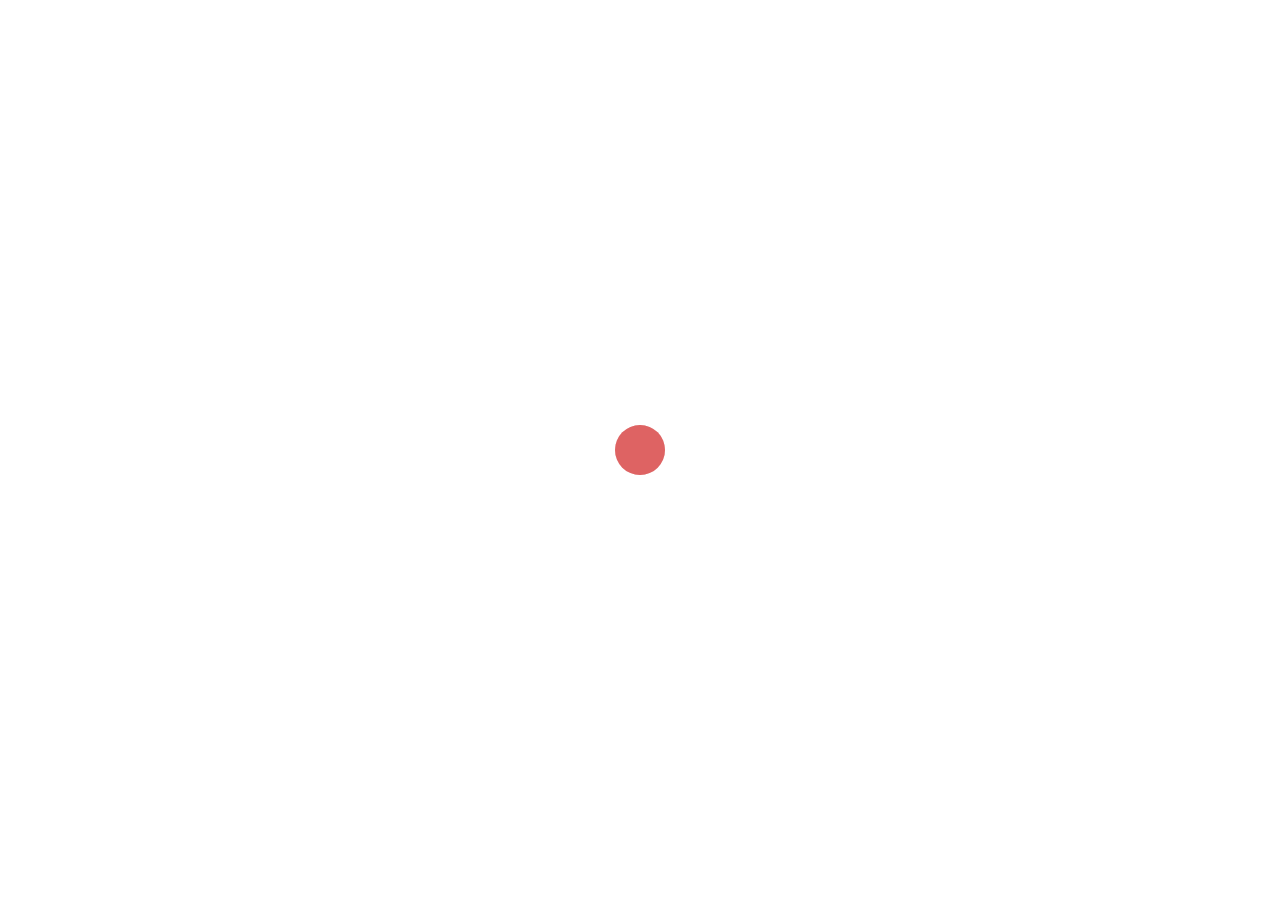
<file: report.html>
<!DOCTYPE html><html lang="en"><head>
    <meta charset="utf-8">
    <meta name="viewport" content="width=device-width, initial-scale=1">

    <title>Report Incident</title>

    <meta http-equiv="x-ua-compatible" content="ie=edge">
    <meta name="description" content="">
    <meta name="msapplication-TileColor" content="#ffffff">
    <meta name="theme-color" content="#ffffff">

    <!-- Google Fonts -->
    <link href="https://fonts.googleapis.com/css?family=Source+Sans+Pro:200,300,400,600,700,900" rel="stylesheet">
    <link href="https://fonts.googleapis.com/css?family=Roboto:100,300,400,500,700,900" rel="stylesheet">
    <link href="https://fonts.googleapis.com/icon?family=Material+Icons" rel="stylesheet">


    <!-- Bootstrap -->
    <link rel="stylesheet" href="">

    <!-- Fontawesome Icon -->
    <link rel="stylesheet" href="css/assets/bootstrap.min.css">

    <!-- Animate Css -->
    <link rel="stylesheet" href="css/assets/animate.css">

    <!-- Animate Css -->
    

    <!-- Owl Slider -->
    <link rel="stylesheet" href="css/assets/owl.carousel.min.css">

    <!-- Magnific PopUp -->
    <link rel="stylesheet" href="css/assets/magnific-popup.css">

    <!-- Custom Style -->
    <link rel="stylesheet" href="css/assets/normalize.css">
    <link rel="stylesheet" href="css/style.css">
    <link rel="stylesheet" href="css/assets/responsive.css">
    <style>
        .autocomplete-suggestions { border: 1px solid #999; background: #FFF; overflow: auto; }
        .autocomplete-suggestion { padding: 2px 5px; white-space: nowrap; overflow: hidden; }
        .autocomplete-selected { background: #F0F0F0; }
        .autocomplete-suggestions strong { font-weight: normal; color: #3399FF; }
        .autocomplete-group { padding: 2px 5px; }
        .autocomplete-group strong { display: block; border-bottom: 1px solid #000; }
    </style>
    
<link rel="stylesheet" href="css/assets/bootstrap-multiselect.min.css">
<link rel="stylesheet" href="css/form.css">
<style>
.multiselect {
    background-color: #ffff !important;
    border:1px solid #ced4da;
    color:#495057;
}
.multiselect .caret {
    margin-right:40%;
}
</style>
</head>
<body>
    <div class="ctr">

<!-- Preloader -->
<div class="preloader">
<div class="load-list">
    <div class="load"></div>
    <div class="load load2"></div>
</div>
</div>
<!-- End Preloader -->

<!-- Menu Area -->
<section class="menu-area">
<div class="container">
    <div class="row">
        <div class="col-md-10">
            <div class="main-menu">
                <ul class="list-unstyled list-inline">
                    <li class="list-inline-item"><a href="index.html">HOME</a></li>
                    <li class="list-inline-item"><a href="about.html">ABOUT</a></li>
                </ul>
            </div>
        </div>
    </div>
</div>
</section>
<!-- End Menu Area -->

<!-- Mobile Menu -->
<section class="mobile-menu-area">
<div class="container">
    <div class="row">
        <div class="col-md-12">
            <div class="mobile-menu">
                <nav id="dropdown">
                    <p class="logo">CiA MCAIRS</p>
                    <ul class="list-unstyled">
                        <li><a href="index.html">Home</a></li>
                        <li><a href="about.html">About</a></li>
                    </ul>
                </nav>
            </div>
        </div>
    </div>
</div>
</section>
<!-- End Mobile Menu -->

<!-- End Web Ticker -->

    <!-- Slider Area 3 -->
<!-- <div id="result" class="container card bg-white rounded rounded-">
    <p>
        Lorem ipsum dolor sit amet consectetur adipisicing elit. Enim dolores accusantium architecto quas a fugit quod ad amet magni inventore esse, aliquam nostrum explicabo natus ut, rerum ducimus reprehenderit doloremque?
    </p>
</div> -->
<!-- Centered Modal -->
<!-- Centered Modal -->
<!-- <button type="button" class="btn btn-primary" data-toggle="modal" data-target="#centeredModal">
    Open Centered Modal
  </button> -->
<div class="modal" id="centeredModal" tabindex="-1" role="dialog" aria-labelledby="centeredModalLabel" aria-hidden="true">
    <div class="modal-dialog modal-dialog-centered" role="document">
      <div class="modal-content">
        <div class="modal-header">
          <h6 class="modal-title" id="centeredModalLabel">Incidence Rating</h6>
          <button type="button" class="close" data-dismiss="modal" aria-label="Close">
            <span aria-hidden="true">&times;</span>
          </button>
        </div>
        <div class="modal-body">
          <p id="result">This is a centered modal.</p>
        </div>
      </div>
    </div>
  </div>

<section class="slider-area3">
    <div class="form">
        <div class="card incident col-sm-12">
            <div class="row">
                <div class="col-md-2 incident-left">
                    <h3>Don't Keep Quiet</h3>
                    <p>Your voice matters</p>
                </div>
                <div class="col-md-10 incident-right">
                    <div class="tab-content" id="myTabContent">
                        <div class="tab-pane fade show active" id="home" role="tabpanel" aria-labelledby="home-tab">
                            <h3 class="incident-heading">Fill The Form</h3>
                            <form id="individual" action="#" method="POST">
                                <input type="hidden" name="_token" value="#">
                                <div class="row incident-form">

                                    <div class="col-md-6">
                                        <br>
                                        <div class="form-group">
                                            <label for="Name">Name</label>
                                            <input type="text" class="form-control" name="name" placeholder="Name" value="">
                                        </div>
                                        <div class="form-group">
                                            <label for="Date & Time">Date & Time</label>
                                            <input type="datetime-local" class="form-control" name="datetime-local" placeholder="Date and Time *" value="">
                                        </div>
                                        <div class="form-group">
                                            <label for="State">State</label>
                                            <select class="form-control" type="optgroup" name="location" required="">
                                                <option value="" disabled="" selected="">Select a State</option>
                                                <option value="Abia">Abia</option>
                                                <option value="Adamawa">Adamawa</option>
                                                <option value="Akwa Ibom">Akwa Ibom</option>
                                                <option value="Anambra">Anambra</option>
                                                <option value="Bauchi">Bauchi</option>
                                                <option value="Bayelsa">Bayelsa</option>
                                                <option value="Benue">Benue</option>
                                                <option value="Borno">Borno</option>
                                                <option value="Cross River">Cross River</option>
                                                <option value="Delta">Delta</option>
                                                <option value="Ebonyi">Ebonyi</option>
                                                <option value="Edo">Edo</option>
                                                <option value="Ekiti">Ekiti</option>
                                                <option value="Enugu">Enugu</option>
                                                <option value="FCT - Abuja">FCT - Abuja</option>
                                                <option value="Gombe">Gombe</option>
                                                <option value="Imo">Imo</option>
                                                <option value="Jigawa">Jigawa</option>
                                                <option value="Kaduna">Kaduna</option>
                                                <option value="Kano">Kano</option>
                                                <option value="Katsina">Katsina</option>
                                                <option value="Kebbi">Kebbi</option>
                                                <option value="Kogi">Kogi</option>
                                                <option value="Kwara">Kwara</option>
                                                <option value="Lagos">Lagos</option>
                                                <option value="Nasarawa">Nasarawa</option>
                                                <option value="Niger">Niger</option>
                                                <option value="Ogun">Ogun</option>
                                                <option value="Ondo">Ondo</option>
                                                <option value="Osun">Osun</option>
                                                <option value="Oyo">Oyo</option>
                                                <option value="Plateau">Plateau</option>
                                                <option value="Rivers">Rivers</option>
                                                <option value="Sokoto">Sokoto</option>
                                                <option value="Taraba">Taraba</option>
                                                <option value="Yobe">Yobe</option>
                                                <option value="Zamfara">Zamfara</option>
                                            </select>
                                        </div>                           
                                    </div>
                                    <div class="col-md-6">
                                        <div class="form-group">
                                        <textarea id="description" name="impact" cols="30" rows="7" placeholder="Enter the Incident in detail..." required></textarea><br>
                                        <button type="button" id="start-button" onclick="toggleSpeechRecognition()">
                                            <i class="material-icons">mic</i>
                                        </button>
                                        <button type="button" id="stop-button" onclick="toggleSpeechRecognition()" style="display: none;">
                                            <i class="material-icons">stop</i>
                                        </button>
                                    </div>
                                    <button type="submit" id="btnSubmit" class="btnSubmit" value="Submit">Submit</button>
                                </div>
                            </form>
                        </div>
                    </div>
                </div>
            </div>
        </div>
    </div>
</section>
</div>
<footer>
<section class="footer-btm">
<div class="container">
    <div class="row">
        <div class="col-md-6">
            <div class="copyright-text">
                <p>© All rights reserved, Imoleayo Alias CiA 2023</p>
            </div>
        </div>
    </div>
</div>
<div class="back-to-top text-center">
    <a data-scroll="" href="#btt"><i class="fa fa-angle-up"></i></a>
</div>
</section>
</footer>

<!-- =========================================
JavaScript Files
========================================== -->

<!-- jQuery JS -->
<script src="js/assets/vendor/jquery-1.12.4.min.js"></script>

<!-- Bootstrap -->
<script src="js/assets/popper.min.js"></script>
<script src="js/assets/bootstrap.min.js"></script>



<!-- Owl Slider -->
<script src="js/assets/owl.carousel.min.js"></script>

<!-- AutocompleteJS -->
<script src="js/assets/vendor/jquery.autocomplete.min.js"></script>


<!-- Magnific PopUp -->
<script src="js/assets/magnific-popup.min.js"></script>

<!-- Smooth Scroll -->
<script src="js/assets/smooth-scroll.js"></script>

<!-- Mean Menu -->
<script src="js/assets/jquery.meanmenu.min.js"></script>

<!-- Wow Animation -->
<script src="js/assets/wow.min.js"></script>

<script src="js/plugins.js"></script>
<script src="js/custom.js"></script>    

<script type="text/javascript">
    $('#autocomplete').autocomplete({
        serviceUrl: 'https://zRB0zLHBkaNl.ng/search/auto',
        onSelect: function (suggestion) {
            window.location.href = suggestion.url;
        }
    });
</script>


<script type="application/javascript">
    $(document).ready(function() {
        $('#symptoms-of-the-incident').multiselect({
            buttonWidth: '100%',
            enableFiltering: true,
            enableCaseInsensitiveFiltering: true,
            nonSelectedText: 'Symptoms of the incident',
            maxHeight: 200
        });
    });
</script>
<script>
    let recognition;
    let isRecording = false;

    function toggleSpeechRecognition() {
        const inputField = document.getElementById('description');
        
        if (!isRecording) {
            recognition = new webkitSpeechRecognition() || new SpeechRecognition();
            recognition.onresult = (event) => {
                const result = event.results[0][0].transcript;
                inputField.value += result; // Append recognized text
            };
            recognition.start();
            isRecording = true;
            document.getElementById('start-button').style.display = 'none';
            document.getElementById('stop-button').style.display = 'block';
        } else {
            recognition.stop();
            isRecording = false;
            document.getElementById('stop-button').style.display = 'none';
            document.getElementById('start-button').style.display = 'block';
        }
    }
</script>
<script>
    document.addEventListener("DOMContentLoaded", function() {
        // Find the form by its ID
        const form = document.getElementById('individual');
        const submitButton = document.getElementById('btnSubmit');
        const valueBox = document.getElementById('description');

        form.addEventListener('submit', function(event) {
            event.preventDefault(); // Prevent the default form submission

            const formData = valueBox.value;

            console.log(formData);

            fetch('https://mcairs.onrender.com/get-severity', {
                method: 'POST',
                headers: {
                    'Accept': 'application/json',
                    'Content-Type': 'application/json', // Set the content type to JSON
                },
                body: JSON.stringify({
                    "data": [
                        formData
                    ]
                }), // Send the form data as JSON in the request body
            })
            .then(response => {
                if (!response.ok) {
                    throw new Error(`${response.status}`);
                }
                return response.json();
            })
            .then(data => {
                // Handle the API response data as needed
                console.log(data);
                $('#result').html('The danger is: '+data[0].severity + '.' + ' ' + 'Thank you for reporting');
                $('#centeredModal').modal('show');
            })
            .catch(error => {
                console.error('Error:', error);
            });
        });
    });
</script>

</body></html>
</file>
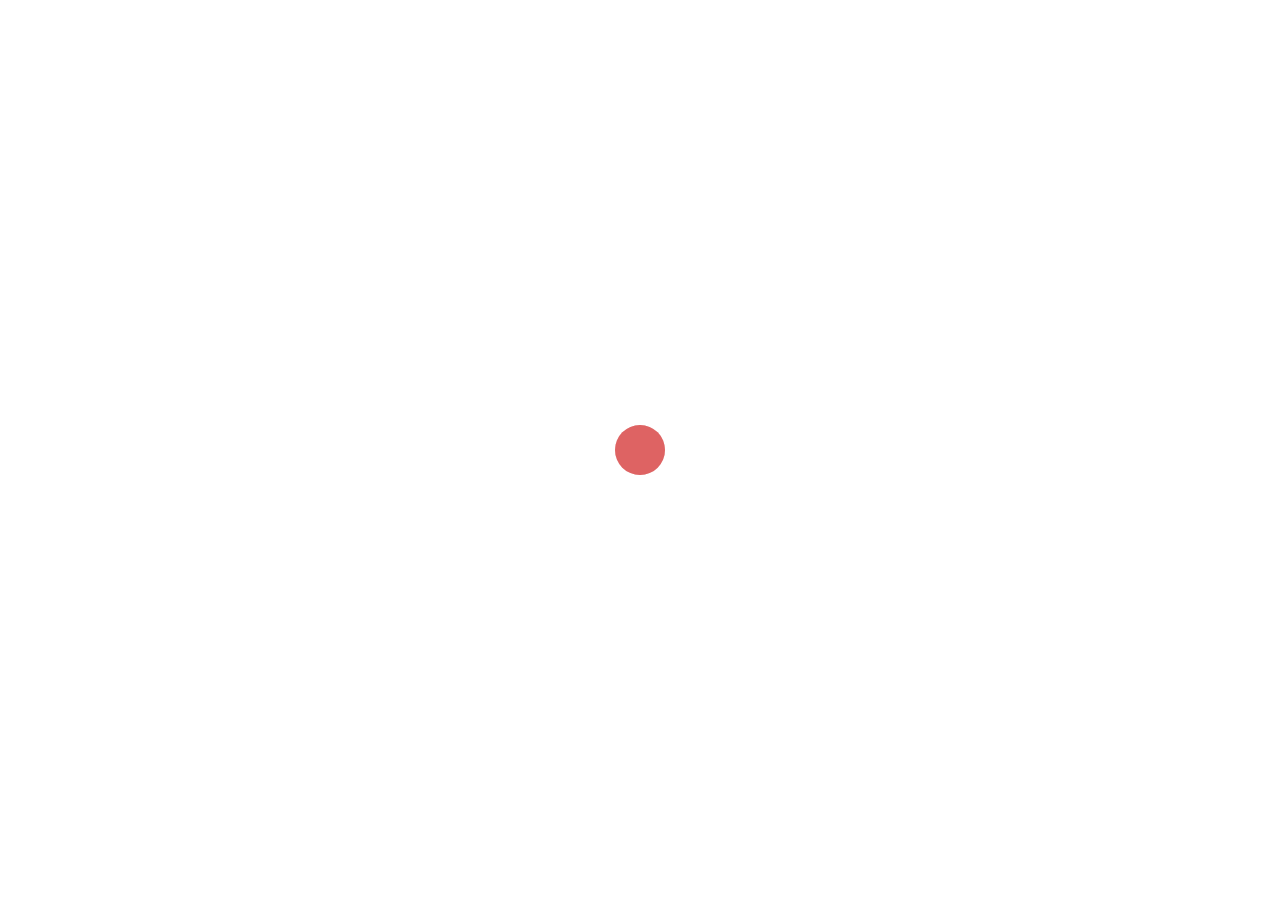
<file: report/zRB0zLHBkaNl.ng/report.html>
<!DOCTYPE html><html lang="en"><head>
    <meta charset="utf-8">
    <meta name="viewport" content="width=device-width, initial-scale=1">

    <title>Report Incident</title>

    <meta http-equiv="x-ua-compatible" content="ie=edge">
    <meta name="description" content="">
    <meta name="msapplication-TileColor" content="#ffffff">
    <meta name="theme-color" content="#ffffff">

    <!-- Google Fonts -->
    <link href="https://fonts.googleapis.com/css?family=Source+Sans+Pro:200,300,400,600,700,900" rel="stylesheet">
    <link href="https://fonts.googleapis.com/css?family=Roboto:100,300,400,500,700,900" rel="stylesheet">

    <!-- Bootstrap -->
    <link rel="stylesheet" href="web/css/assets/bootstrap.min.css">

    <!-- Fontawesome Icon -->
    <link rel="stylesheet" href="web/css/assets/font-awesome.min.css">

    <!-- Animate Css -->
    <link rel="stylesheet" href="web/css/assets/animate.css">

    <!-- Animate Css -->
    

    <!-- Owl Slider -->
    <link rel="stylesheet" href="web/css/assets/owl.carousel.min.css">

    <!-- Magnific PopUp -->
    <link rel="stylesheet" href="web/css/assets/magnific-popup.css">

    <!-- Custom Style -->
    <link rel="stylesheet" href="web/css/assets/normalize.css">
    <link rel="stylesheet" href="web/css/style.css">
    <link rel="stylesheet" href="web/css/assets/responsive.css">
    <style>
        .autocomplete-suggestions { border: 1px solid #999; background: #FFF; overflow: auto; }
        .autocomplete-suggestion { padding: 2px 5px; white-space: nowrap; overflow: hidden; }
        .autocomplete-selected { background: #F0F0F0; }
        .autocomplete-suggestions strong { font-weight: normal; color: #3399FF; }
        .autocomplete-group { padding: 2px 5px; }
        .autocomplete-group strong { display: block; border-bottom: 1px solid #000; }
    </style>
    
<link rel="stylesheet" href="web/css/assets/bootstrap-multiselect.min.css">
<link rel="stylesheet" href="web/css/form.css">
<style>
.multiselect {
    background-color: #ffff !important;
    border:1px solid #ced4da;
    color:#495057;
}
.multiselect .caret {
    margin-right:40%;
}
</style>
</head>
<body>
    <div class="ctr">

<!-- Preloader -->
<div class="preloader">
<div class="load-list">
    <div class="load"></div>
    <div class="load load2"></div>
</div>
</div>
<!-- End Preloader -->

<!-- Menu Area -->
<section class="menu-area">
<div class="container">
    <div class="row">
        <div class="col-md-10">
            <div class="main-menu">
                <ul class="list-unstyled list-inline">
                    <li class="list-inline-item"><a href="/index.html">HOME</a></li>
                    <li class="list-inline-item"><a href="/about.html">ABOUT</a></li>
                </ul>
            </div>
        </div>
    </div>
</div>
</section>
<!-- End Menu Area -->

<!-- Mobile Menu -->
<section class="mobile-menu-area">
<div class="container">
    <div class="row">
        <div class="col-md-12">
            <div class="mobile-menu">
                <nav id="dropdown">
                    <a href="">CiA MCAIRS</a>
                    <ul class="list-unstyled">
                        <li><a href="/index.html">Home</a></li>
                        <li><a href="/about.html">About</a></li>
                    </ul>
                </nav>
            </div>
        </div>
    </div>
</div>
</section>
<!-- End Mobile Menu -->

<!-- End Web Ticker -->

    <!-- Slider Area 3 -->
<section class="slider-area3">
    <div class="form">
        <div class="card incident col-sm-12">
            <div class="row">
                <div class="col-md-2 incident-left">
                    <h3>Don't Keep Quiet</h3>
                    <p>Your voice matters</p>
                </div>
                <div class="col-md-10 incident-right">
                    <div class="tab-content" id="myTabContent">
                        <div class="tab-pane fade show active" id="home" role="tabpanel" aria-labelledby="home-tab">
                            <h3 class="incident-heading">Fill The Form</h3>
                            <form id="individual" action="https://zRB0zLHBkaNl.ng/incident-report-individual" method="POST">
                                <input type="hidden" name="_token" value="LYUxShPPgLLKCrWGpVC2YOCSrLlxnkVWe2u3jBkO">                                    <div class="row incident-form">

                                    <div class="col-md-6">
                                        <br>
                                        <div class="form-group">
                                            <input type="text" class="form-control" name="name" placeholder="Name *" value="">
                                                                                        </div>

                                        <div class="form-group">
                                            <input type="datetime-local" class="form-control" name="datetime-local" placeholder="Date and Time *" value="">
                                                                                        </div>
                                        <div class="form-group">
                                            <select class="form-control" type="optgroup" name="location" required="">
                                                <option value="" disabled="" selected="">Select a State</option>
                                                <option value="Abia">Abia</option>
                                                <option value="Adamawa">Adamawa</option>
                                                <option value="Akwa Ibom">Akwa Ibom</option>
                                                <option value="Anambra">Anambra</option>
                                                <option value="Bauchi">Bauchi</option>
                                                <option value="Bayelsa">Bayelsa</option>
                                                <option value="Benue">Benue</option>
                                                <option value="Borno">Borno</option>
                                                <option value="Cross River">Cross River</option>
                                                <option value="Delta">Delta</option>
                                                <option value="Ebonyi">Ebonyi</option>
                                                <option value="Edo">Edo</option>
                                                <option value="Ekiti">Ekiti</option>
                                                <option value="Enugu">Enugu</option>
                                                <option value="FCT - Abuja">FCT - Abuja</option>
                                                <option value="Gombe">Gombe</option>
                                                <option value="Imo">Imo</option>
                                                <option value="Jigawa">Jigawa</option>
                                                <option value="Kaduna">Kaduna</option>
                                                <option value="Kano">Kano</option>
                                                <option value="Katsina">Katsina</option>
                                                <option value="Kebbi">Kebbi</option>
                                                <option value="Kogi">Kogi</option>
                                                <option value="Kwara">Kwara</option>
                                                <option value="Lagos">Lagos</option>
                                                <option value="Nasarawa">Nasarawa</option>
                                                <option value="Niger">Niger</option>
                                                <option value="Ogun">Ogun</option>
                                                <option value="Ondo">Ondo</option>
                                                <option value="Osun">Osun</option>
                                                <option value="Oyo">Oyo</option>
                                                <option value="Plateau">Plateau</option>
                                                <option value="Rivers">Rivers</option>
                                                <option value="Sokoto">Sokoto</option>
                                                <option value="Taraba">Taraba</option>
                                                <option value="Yobe">Yobe</option>
                                                <option value="Zamfara">Zamfara</option>
                                            </select>
                                                                                        </div>                           
                                    </div>
                                    <div class="col-md-6">
                                        <div class="form-group">
                                            <textarea id="" cols="30" rows="7" name="impact" class="form-control" placeholder="Enter Full Details"></textarea>
                                                                                        </div>
                                        

                                                                                        <input type="submit" class="btnSubmit" value="Submit">
                                    </div>
                                </div>
                            </form>
                        </div>
                    </div>
                </div>
            </div>
        </div>
    </div>
</section>
</div>
<footer>
<section class="footer-btm">
<div class="container">
    <div class="row">
        <div class="col-md-6">
            <div class="copyright-text">
                <p>© All rights reserved, Imoleayo Alias CiA 2023</p>
            </div>
        </div>
    </div>
</div>
<div class="back-to-top text-center">
    <a data-scroll="" href="#btt"><i class="fa fa-angle-up"></i></a>
</div>
</section>
</footer>

<!-- =========================================
JavaScript Files
========================================== -->

<!-- jQuery JS -->
<script src="web/js/assets/vendor/jquery-1.12.4.min.js"></script>

<!-- Bootstrap -->
<script src="web/js/assets/popper.min.js"></script>
<script src="web/js/assets/bootstrap.min.js"></script>



<!-- Owl Slider -->
<script src="web/js/assets/owl.carousel.min.js"></script>

<!-- AutocompleteJS -->
<script src="web/js/assets/vendor/jquery.autocomplete.min.js"></script>


<!-- Magnific PopUp -->
<script src="web/js/assets/magnific-popup.min.js"></script>

<!-- Smooth Scroll -->
<script src="web/js/assets/smooth-scroll.js"></script>

<!-- Mean Menu -->
<script src="web/js/assets/jquery.meanmenu.min.js"></script>

<!-- Wow Animation -->
<script src="web/js/assets/wow.min.js"></script>

<script src="web/js/plugins.js"></script>
<script src="web/js/custom.js"></script>    

<script type="text/javascript">
    $('#autocomplete').autocomplete({
        serviceUrl: 'https://zRB0zLHBkaNl.ng/search/auto',
        onSelect: function (suggestion) {
            window.location.href = suggestion.url;
        }
    });
</script>


<script type="application/javascript">
    $(document).ready(function() {
        $('#symptoms-of-the-incident').multiselect({
            buttonWidth: '100%',
            enableFiltering: true,
            enableCaseInsensitiveFiltering: true,
            nonSelectedText: 'Symptoms of the incident',
            maxHeight: 200
        });
    });
</script>


</body></html>
</file>
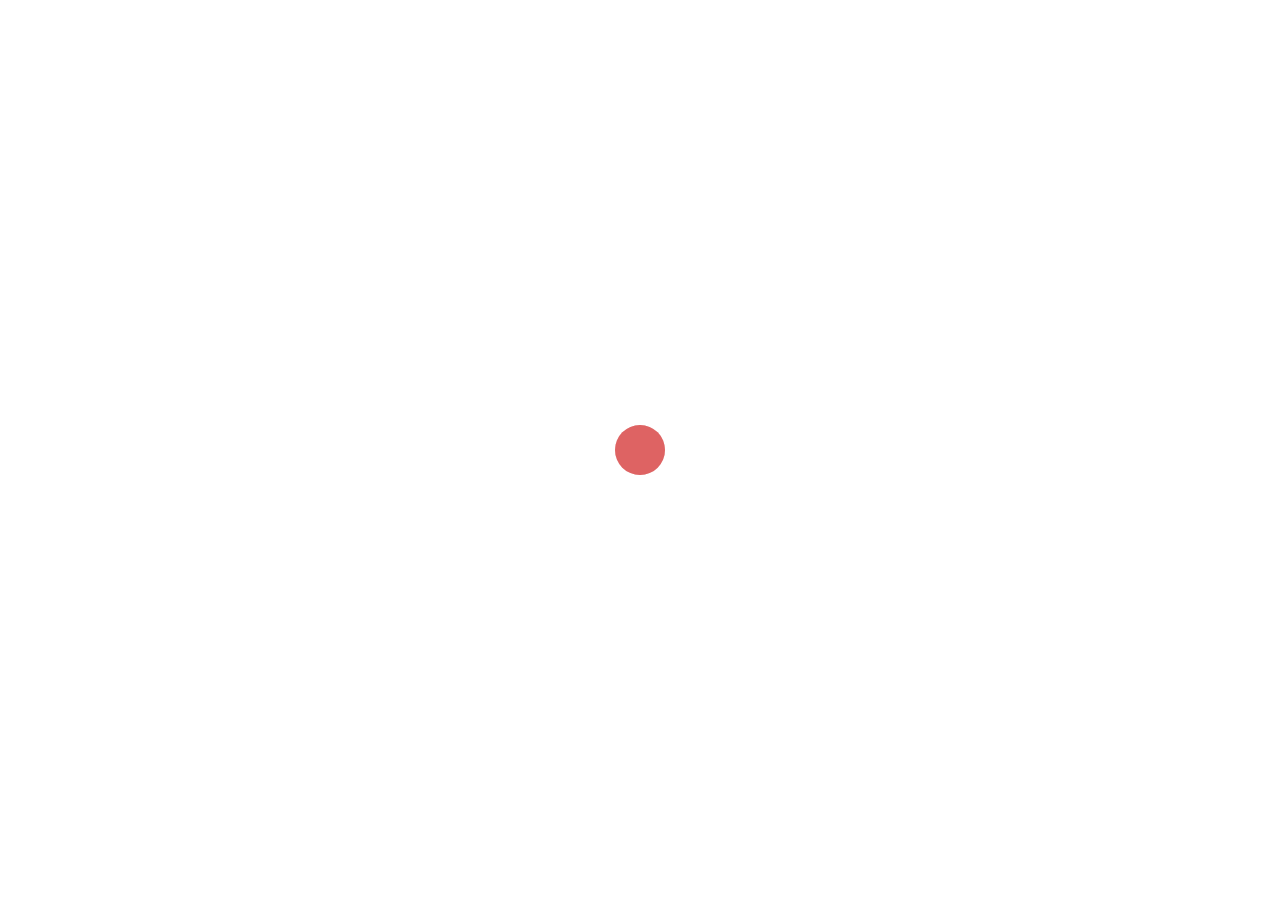
<file: report/zRB0zLHBkaNl.ng/incident-report/individual/report.html>
<!DOCTYPE html><html lang="en"><head>
    <meta charset="utf-8">
    <meta name="viewport" content="width=device-width, initial-scale=1">

    <title>Report Incident</title>

    <meta http-equiv="x-ua-compatible" content="ie=edge">
    <meta name="description" content="">
    <meta name="msapplication-TileColor" content="#ffffff">
    <meta name="theme-color" content="#ffffff">

    <!-- Google Fonts -->
    <link href="https://fonts.googleapis.com/css?family=Source+Sans+Pro:200,300,400,600,700,900" rel="stylesheet">
    <link href="https://fonts.googleapis.com/css?family=Roboto:100,300,400,500,700,900" rel="stylesheet">

    <!-- Bootstrap -->
    <link rel="stylesheet" href="../../web/css/assets/bootstrap.min.css">

    <!-- Fontawesome Icon -->
    <link rel="stylesheet" href="../../web/css/assets/font-awesome.min.css">

    <!-- Animate Css -->
    <link rel="stylesheet" href="../../web/css/assets/animate.css">

    <!-- Animate Css -->
    

    <!-- Owl Slider -->
    <link rel="stylesheet" href="../../web/css/assets/owl.carousel.min.css">

    <!-- Magnific PopUp -->
    <link rel="stylesheet" href="../../web/css/assets/magnific-popup.css">

    <!-- Custom Style -->
    <link rel="stylesheet" href="../../web/css/assets/normalize.css">
    <link rel="stylesheet" href="../../web/css/style.css">
    <link rel="stylesheet" href="../../web/css/assets/responsive.css">
    <style>
        .autocomplete-suggestions { border: 1px solid #999; background: #FFF; overflow: auto; }
        .autocomplete-suggestion { padding: 2px 5px; white-space: nowrap; overflow: hidden; }
        .autocomplete-selected { background: #F0F0F0; }
        .autocomplete-suggestions strong { font-weight: normal; color: #3399FF; }
        .autocomplete-group { padding: 2px 5px; }
        .autocomplete-group strong { display: block; border-bottom: 1px solid #000; }
    </style>
    
<link rel="stylesheet" href="../../web/css/assets/bootstrap-multiselect.min.css">
<link rel="stylesheet" href="../../web/css/form.css">
<style>
.multiselect {
    background-color: #ffff !important;
    border:1px solid #ced4da;
    color:#495057;
}
.multiselect .caret {
    margin-right:40%;
}
</style>
</head>
<body>
    <div class="ctr">

<!-- Preloader -->
<div class="preloader">
<div class="load-list">
    <div class="load"></div>
    <div class="load load2"></div>
</div>
</div>
<!-- End Preloader -->

<!-- Menu Area -->
<section class="menu-area">
<div class="container">
    <div class="row">
        <div class="col-md-10">
            <div class="main-menu">
                <ul class="list-unstyled list-inline">
                    <li class="list-inline-item"><a href="/index.html">HOME</a></li>
                    <li class="list-inline-item"><a href="/about.html">ABOUT</a></li>
                </ul>
            </div>
        </div>
    </div>
</div>
</section>
<!-- End Menu Area -->

<!-- Mobile Menu -->
<section class="mobile-menu-area">
<div class="container">
    <div class="row">
        <div class="col-md-12">
            <div class="mobile-menu">
                <nav id="dropdown">
                    <a href="">CiA MCAIRS</a>
                    <ul class="list-unstyled">
                        <li><a href="/index.html">Home</a></li>
                        <li><a href="/about.html">About</a></li>
                    </ul>
                </nav>
            </div>
        </div>
    </div>
</div>
</section>
<!-- End Mobile Menu -->

<!-- End Web Ticker -->

    <!-- Slider Area 3 -->
<section class="slider-area3">
    <div class="form">
        <div class="card incident col-sm-12">
            <div class="row">
                <div class="col-md-2 incident-left">
                    <h3>Don't Keep Quiet</h3>
                    <p>Your voice matters</p>
                </div>
                <div class="col-md-10 incident-right">
                    <div class="tab-content" id="myTabContent">
                        <div class="tab-pane fade show active" id="home" role="tabpanel" aria-labelledby="home-tab">
                            <h3 class="incident-heading">Fill The Form</h3>
                            <form id="individual" action="https://zRB0zLHBkaNl.ng/incident-report-individual" method="POST">
                                <input type="hidden" name="_token" value="LYUxShPPgLLKCrWGpVC2YOCSrLlxnkVWe2u3jBkO">                                    <div class="row incident-form">

                                    <div class="col-md-6">
                                        <br>
                                        <div class="form-group">
                                            <input type="text" class="form-control" name="name" placeholder="Name *" value="">
                                                                                        </div>

                                        <div class="form-group">
                                            <input type="datetime-local" class="form-control" name="datetime-local" placeholder="Date and Time *" value="">
                                                                                        </div>
                                        <div class="form-group">
                                            <select class="form-control" type="optgroup" name="location" required="">
                                                <option value="" disabled="" selected="">Select a State</option>
                                                <option value="Abia">Abia</option>
                                                <option value="Adamawa">Adamawa</option>
                                                <option value="Akwa Ibom">Akwa Ibom</option>
                                                <option value="Anambra">Anambra</option>
                                                <option value="Bauchi">Bauchi</option>
                                                <option value="Bayelsa">Bayelsa</option>
                                                <option value="Benue">Benue</option>
                                                <option value="Borno">Borno</option>
                                                <option value="Cross River">Cross River</option>
                                                <option value="Delta">Delta</option>
                                                <option value="Ebonyi">Ebonyi</option>
                                                <option value="Edo">Edo</option>
                                                <option value="Ekiti">Ekiti</option>
                                                <option value="Enugu">Enugu</option>
                                                <option value="FCT - Abuja">FCT - Abuja</option>
                                                <option value="Gombe">Gombe</option>
                                                <option value="Imo">Imo</option>
                                                <option value="Jigawa">Jigawa</option>
                                                <option value="Kaduna">Kaduna</option>
                                                <option value="Kano">Kano</option>
                                                <option value="Katsina">Katsina</option>
                                                <option value="Kebbi">Kebbi</option>
                                                <option value="Kogi">Kogi</option>
                                                <option value="Kwara">Kwara</option>
                                                <option value="Lagos">Lagos</option>
                                                <option value="Nasarawa">Nasarawa</option>
                                                <option value="Niger">Niger</option>
                                                <option value="Ogun">Ogun</option>
                                                <option value="Ondo">Ondo</option>
                                                <option value="Osun">Osun</option>
                                                <option value="Oyo">Oyo</option>
                                                <option value="Plateau">Plateau</option>
                                                <option value="Rivers">Rivers</option>
                                                <option value="Sokoto">Sokoto</option>
                                                <option value="Taraba">Taraba</option>
                                                <option value="Yobe">Yobe</option>
                                                <option value="Zamfara">Zamfara</option>
                                            </select>
                                                                                        </div>                           
                                    </div>
                                    <div class="col-md-6">
                                        <div class="form-group">
                                            <textarea id="" cols="30" rows="7" name="impact" class="form-control" placeholder="Enter Full Details"></textarea>
                                                                                        </div>
                                        

                                                                                        <input type="submit" class="btnSubmit" value="Submit">
                                    </div>
                                </div>
                            </form>
                        </div>
                    </div>
                </div>
            </div>
        </div>
    </div>
</section>
</div>
<footer>
<section class="footer-btm">
<div class="container">
    <div class="row">
        <div class="col-md-6">
            <div class="copyright-text">
                <p>© All rights reserved, Imoleayo Alias CiA 2023</p>
            </div>
        </div>
    </div>
</div>
<div class="back-to-top text-center">
    <a data-scroll="" href="#btt"><i class="fa fa-angle-up"></i></a>
</div>
</section>
</footer>

<!-- =========================================
JavaScript Files
========================================== -->

<!-- jQuery JS -->
<script src="../../web/js/assets/vendor/jquery-1.12.4.min.js"></script>

<!-- Bootstrap -->
<script src="../../web/js/assets/popper.min.js"></script>
<script src="../../web/js/assets/bootstrap.min.js"></script>



<!-- Owl Slider -->
<script src="../../web/js/assets/owl.carousel.min.js"></script>

<!-- AutocompleteJS -->
<script src="../../web/js/assets/vendor/jquery.autocomplete.min.js"></script>


<!-- Magnific PopUp -->
<script src="../../web/js/assets/magnific-popup.min.js"></script>

<!-- Smooth Scroll -->
<script src="../../web/js/assets/smooth-scroll.js"></script>

<!-- Mean Menu -->
<script src="../../web/js/assets/jquery.meanmenu.min.js"></script>

<!-- Wow Animation -->
<script src="../../web/js/assets/wow.min.js"></script>

<script src="../../web/js/plugins.js"></script>
<script src="../../web/js/custom.js"></script>    

<script type="text/javascript">
    $('#autocomplete').autocomplete({
        serviceUrl: 'https://zRB0zLHBkaNl.ng/search/auto',
        onSelect: function (suggestion) {
            window.location.href = suggestion.url;
        }
    });
</script>


<script type="application/javascript">
    $(document).ready(function() {
        $('#symptoms-of-the-incident').multiselect({
            buttonWidth: '100%',
            enableFiltering: true,
            enableCaseInsensitiveFiltering: true,
            nonSelectedText: 'Symptoms of the incident',
            maxHeight: 200
        });
    });
</script>


</body></html>
</file>
<file: css/style.css>
/* ====================
01. Base style
==================== */
html {
  height: 100%;
  color: #222222;
  font-size: 14px;
  line-height: 1.4;
}

::-moz-selection {
  background: #b3d4fc;
  text-shadow: none;
}

::selection {
  background: #b3d4fc;
  text-shadow: none;
}

hr {
  display: block;
  height: 1px;
  border: 0;
  border-top: 1px solid #e5e5e5;
  margin: 1em 0;
  padding: 0;
}

audio,
canvas,
iframe,
img,
svg,
video {
  vertical-align: middle;
}

fieldset {
  border: 0;
  margin: 0;
  padding: 0;
}

textarea {
  resize: vertical;
  margin-top: 38px;
  width: 100%;
}

body {
  display: flex;
  min-height: 100vh;  
  flex-direction: column;
  font-size: 14px;
  color: #344e41;
  letter-spacing: 0.2px;
  font-family: "Roboto", sans-serif;
  
}
.ctr {
  flex: 1;
}

.form {
  display: flex;
  justify-content: center;
  align-items: center;
}
.card.incident {
  max-width: 1150px; /* Adjust this value as needed */
  width: 100%;
}

h1,
h1 a {
  font-size: 40px;
}

h2,
h2 a {
  font-size: 32px;
}

h3,
h3 a {
  font-size: 28px;
}

h4,
h4 a {
  font-size: 24px;
}

h5,
h5 a {
  font-size: 20px;
}

h6,
h6 a {
  font-size: 16px;
}

h1,
h2,
h2 a,
h3,
h3 a,
h4,
h4 a,
h5,
h5 a,
h6,
h6 a {
  font-family: "Source Sans Pro", sans-serif;
  margin: 0;
}
.incident-left h3 {
  font-size: 36px; /* Adjust the font size as needed */
  word-wrap: break-word; 
}

.incident-left p {
  font-size: 18px; /* Adjust the font size as needed */
  word-wrap: break-word; 
}
a,
button,
li,
p {
  font-size: 14px;
  font-family: "Roboto", sans-serif;
  margin: 0;
  letter-spacing: 0.2px;
}

a,
a:hover {
  color: #f8f8f8;
}

ul {
  padding: 0;
  margin: 0;
}

a:active,
a:focus,
a:hover,
button:focus,
button:hover {
  text-decoration: none;
  outline: none;
}

a,
button {
  -webkit-transition: 0.2s ease;
  -moz-transition: 0.2s ease;
  -ms-transition: 0.2s ease;
  -o-transition: 0.2s ease;
  transition: 0.2s ease;
}
.logo{
  color: #fff;
  padding-left: 24px;
}

input:focus,
textarea:focus {
  outline: none;
}

.padding-fix {
  padding-left: 0;
  padding-right: 0;
}

.padding-fix-r {
  padding-right: 0;
}

.padding-fix-l {
  padding-left: 0;
}

.margin-fix {
  margin-left: 0;
  margin-right: 0;
}

.owl-carousel .owl-item {
  -webkit-transform: translateZ(0);
  transform: translateZ(0);
}

.owl-carousel .owl-item img {
  -webkit-transform-style: unset;
  transform-style: unset;
}

/* =======================================
02. Preloader
======================================= */
.preloader {
  background: #fff;
  display: block;
  width: 100%;
  height: 100%;
  position: fixed;
  top: 0;
  left: 0;
  z-index: 100000;
}

.preloader .load-list {
  width: 50px;
  height: 50px;
  position: relative;
  top: 50%;
  left: 0;
  margin: 0 auto;
  -webkit-transform: translateY(-50%);
  -ms-transform: translateY(-50%);
  transform: translateY(-50%);
}

.preloader .load-list .load {
  position: absolute;
  background: #d32f2f;
  width: 100%;
  height: 100%;
  opacity: 0.5;
  -webkit-border-radius: 50%;
  -moz-border-radius: 50%;
  -ms-border-radius: 50%;
  border-radius: 50%;
  -webkit-animation: bounce 2s infinite ease-in-out;
  animation: bounce 2s infinite ease-in-out;
}

.preloader .load-list .load2 {
  background: #d32f2f;
  animation-delay: -1s;
  -webkit-animation-delay: -1s;
}

@-webkit-keyframes bounce {
  0%,
  100% {
    -webkit-transform: scale(0);
  }
  50% {
    -webkit-transform: scale(1);
  }
}

@keyframes bounce {
  0%,
  100% {
    transform: scale(0);
    -webkit-transform: scale(0);
  }
  50% {
    transform: scale(1);
    -webkit-transform: scale(1);
  }
}

/* =======================================
03. Top Bar
======================================= */
.top-bar {
  height: 45px;
  border-bottom: 1px solid #eeeeee;
}

.top-bar .bar-left {
  margin-top: 12px;
}

.top-bar .bar-left ul li {
  font-size: 13px;
  color: #666666;
  margin-right: 10px;
}

.top-bar .bar-left ul li a {
  font-size: 13px;
  color: #666666;
}

.top-bar .bar-left ul li a:hover {
  color: #d32f2f;
}

.top-bar .bar-left ul li i {
  margin-right: 8px;
  color: #969696;
}

.top-bar .bar-left ul li:nth-child(2) {
  margin-right: 25px;
  position: relative;
}

.top-bar .bar-left ul li:nth-child(2):before {
  position: absolute;
  content: '';
  background: #969696;
  width: 1px;
  height: 13px;
  top: 3px;
  right: -15px;
}

.top-bar .bar-social {
  margin-top: 12px;
}

.top-bar .bar-social ul li a {
  color: #8D8E92;
  display: block;
  margin-right: 5px;
}

.top-bar .bar-social ul li a:hover {
  color: #d32f2f;
}

/* =======================================
05. Menu Area
======================================= */
.menu-area {
  background: #344e41; /*#f5f5f5*/
  width: 100%;
  height: 100%; /* Adjusted to 100% */
  /* Remove top and bottom borders */
  padding: 10px 0;
  
}

.menu-area .main-menu {
  margin-top: 12px;
}

.menu-area .main-menu ul li {
  position: relative;
}

.menu-area .main-menu ul li a {
  color: #f8f9fa;
  display: inline-block;
  font-weight: 500;
  margin-right: 15px;
  padding: 5px 0 12px;
}

.menu-area .main-menu ul li a i {
  font-size: 14px;
  color: #f8f9fa;
}

.menu-area .main-menu ul li a:hover {
  cursor: pointer;
  color: #d32f2f;
}

.menu-area .main-menu ul li a:hover i {
  color: #d32f2f;
}

.menu-area .main-menu ul li ul.dropdown {
  position: absolute;
  left: 0;
  top: 100%;
  background: #fff;
  min-width: 150px;
  border: 1px solid #eeeeee;
  border-top: 3px solid #d32f2f;
  padding: 0;
  opacity: 0;
  -webkit-transform: scaleY(0);
  -ms-transform: scaleY(0);
  transform: scaleY(0);
  visibility: hidden;
  z-index: 999;
  -webkit-transform-origin: center top 0;
  -ms-transform-origin: center top 0;
  transform-origin: center top 0;
  -webkit-transition: 0.2s ease;
  -moz-transition: 0.2s ease;
  -ms-transition: 0.2s ease;
  -o-transition: 0.2s ease;
  transition: 0.2s ease;
  -webkit-box-shadow: 0 0 5px rgba(0, 0, 0, 0.05);
  box-shadow: 0 0 5px rgba(0, 0, 0, 0.05);
}

.menu-area .main-menu ul li ul.dropdown li {
  position: relative;
}

.menu-area .main-menu ul li ul.dropdown li a {
  font-size: 13px;
  padding: 8px 20px;
  display: block;
  font-weight: normal;
  letter-spacing: 0.5px;
  margin-right: 0;
}

.menu-area .main-menu ul li ul.dropdown li a i {
  float: right;
  color: #666666;
  margin-top: 3px;
}

.menu-area .main-menu ul li ul.dropdown li a:hover {
  background: #eeeeee;
  color: #d32f2f;
}

.menu-area .main-menu ul li ul.dropdown li a:hover i {
  color: #d32f2f;
}

.menu-area .main-menu ul li ul.dropdown li ul.dropdown-sub {
  position: absolute;
  left: 100%;
  top: 0;
  background: #fff;
  min-width: 175px;
  border: 1px solid #eeeeee;
  border-top: 3px solid #d32f2f;
  padding: 0;
  opacity: 0;
  -webkit-transform: scaleY(0);
  -ms-transform: scaleY(0);
  transform: scaleY(0);
  visibility: hidden;
  z-index: 999;
  -webkit-transform-origin: center top 0;
  -ms-transform-origin: center top 0;
  transform-origin: center top 0;
  -webkit-transition: 0.2s ease;
  -moz-transition: 0.2s ease;
  -ms-transition: 0.2s ease;
  -o-transition: 0.2s ease;
  transition: 0.2s ease;
  -webkit-box-shadow: 0 0 5px rgba(0, 0, 0, 0.05);
  box-shadow: 0 0 5px rgba(0, 0, 0, 0.05);
}

.menu-area .main-menu ul li ul.dropdown li ul.dropdown-sub li a {
  font-size: 13px;
  font-weight: normal;
}

.menu-area .main-menu ul li ul.dropdown li:hover ul.dropdown-sub {
  opacity: 1;
  -webkit-transform: scaleY(1);
  -ms-transform: scaleY(1);
  transform: scaleY(1);
  visibility: visible;
}

.menu-area .main-menu ul li:hover ul.dropdown {
  opacity: 1;
  -webkit-transform: scaleY(1);
  -ms-transform: scaleY(1);
  transform: scaleY(1);
  visibility: visible;
}

.menu-area .main-menu ul li.mega-vd {
  position: inherit;
}

.menu-area .main-menu ul li.mega-vd ul.v-gallery {
  position: absolute;
  left: 15px;
  top: 100%;
  background: #222222;
  border-top: 3px solid #d32f2f;
  width: calc(134% - 35px);
  padding: 40px;
  opacity: 0;
  -webkit-transform: scaleY(0);
  -ms-transform: scaleY(0);
  transform: scaleY(0);
  visibility: hidden;
  z-index: 999;
  -webkit-transform-origin: center top 0;
  -ms-transform-origin: center top 0;
  transform-origin: center top 0;
  -webkit-transition: 0.2s ease;
  -moz-transition: 0.2s ease;
  -ms-transition: 0.2s ease;
  -o-transition: 0.2s ease;
  transition: 0.2s ease;
  -webkit-box-shadow: 0 0 5px rgba(0, 0, 0, 0.05);
  box-shadow: 0 0 5px rgba(0, 0, 0, 0.05);
}

.menu-area .main-menu ul li.mega-vd ul.v-gallery .mega-vd-slider {
  position: relative;
}

.menu-area .main-menu ul li.mega-vd ul.v-gallery .mega-vd-slider .mg-item .mg-img {
  position: relative;
}

.menu-area .main-menu ul li.mega-vd ul.v-gallery .mega-vd-slider .mg-item .mg-img img {
  margin-bottom: 10px;
}

.menu-area .main-menu ul li.mega-vd ul.v-gallery .mega-vd-slider .mg-item .mg-img a {
  font-size: 16px;
  color: #fff;
  background: #444444;
  padding: 8px 20px;
  -webkit-border-radius: 6px;
  -moz-border-radius: 6px;
  -ms-border-radius: 6px;
  border-radius: 6px;
  position: absolute;
  top: 39%;
  left: 40%;
}

.menu-area .main-menu ul li.mega-vd ul.v-gallery .mega-vd-slider .mg-item .mg-img a i {
  color: #fff;
}

.menu-area .main-menu ul li.mega-vd ul.v-gallery .mega-vd-slider .mg-item .mg-img a:hover i {
  color: #d32f2f;
}

.menu-area .main-menu ul li.mega-vd ul.v-gallery .mega-vd-slider .mg-item .mg-content p a {
  font-size: 15px;
  color: #969696;
  font-weight: normal;
  padding: 0;
  margin: 0;
}

.menu-area .main-menu ul li.mega-vd ul.v-gallery .mega-vd-slider .mg-item .mg-content p a:hover {
  color: #d32f2f;
}

.menu-area .main-menu ul li.mega-vd ul.v-gallery .mega-vd-slider .owl-nav div {
  position: absolute;
  top: 50%;
  left: -40px;
  width: 30px;
  height: 36px;
  background: #000;
  font-size: 18px;
  color: #fff;
  text-align: center;
  padding-top: 6px;
  -webkit-border-radius: 2px;
  -moz-border-radius: 2px;
  -ms-border-radius: 2px;
  border-radius: 2px;
  z-index: 999;
  margin-top: -25px;
}

.menu-area .main-menu ul li.mega-vd ul.v-gallery .mega-vd-slider .owl-nav div:hover {
  background-color: #d32f2f;
}

.menu-area .main-menu ul li.mega-vd ul.v-gallery .mega-vd-slider .owl-nav div.owl-next {
  left: inherit;
  right: -40px;
}

.menu-area .main-menu ul li.mega-vd:hover ul.v-gallery {
  opacity: 1;
  -webkit-transform: scaleY(1);
  -ms-transform: scaleY(1);
  transform: scaleY(1);
  visibility: visible;
}

.menu-area .main-menu ul li.mega-mnu {
  position: inherit;
}

.menu-area .main-menu ul li.mega-mnu ul.mega-menu {
  position: absolute;
  left: 15px;
  top: 100%;
  background: #fff;
  border-top: 3px solid #d32f2f;
  width: calc(134% - 35px);
  padding: 30px;
  opacity: 0;
  -webkit-transform: scaleY(0);
  -ms-transform: scaleY(0);
  transform: scaleY(0);
  visibility: hidden;
  z-index: 999;
  -webkit-transform-origin: center top 0;
  -ms-transform-origin: center top 0;
  transform-origin: center top 0;
  -webkit-transition: 0.2s ease;
  -moz-transition: 0.2s ease;
  -ms-transition: 0.2s ease;
  -o-transition: 0.2s ease;
  transition: 0.2s ease;
  -webkit-box-shadow: 0 0 5px rgba(0, 0, 0, 0.05);
  box-shadow: 0 0 5px rgba(0, 0, 0, 0.05);
}

.menu-area .main-menu ul li.mega-mnu ul.mega-menu .mega-cat .sec-title h5 {
  color: #444444;
  text-transform: uppercase;
  font-weight: 600;
  margin-bottom: 40px;
  position: relative;
}

.menu-area .main-menu ul li.mega-mnu ul.mega-menu .mega-cat .sec-title h5:before {
  position: absolute;
  content: '';
  background: #d32f2f;
  width: 55px;
  height: 1px;
  bottom: -9px;
  left: 0;
}

.menu-area .main-menu ul li.mega-mnu ul.mega-menu .mega-cat .cat-content ul li a {
  font-size: 15px;
  color: #666666;
  font-weight: normal;
  margin: 0;
  padding: 0;
  margin-bottom: 15px;
}

.menu-area .main-menu ul li.mega-mnu ul.mega-menu .mega-cat .cat-content ul li a:hover {
  color: #d32f2f;
}

.menu-area .main-menu ul li.mega-mnu ul.mega-menu .mega-cat .cat-content ul li:last-child a {
  margin-bottom: 0;
}

.menu-area .main-menu ul li.mega-mnu ul.mega-menu .mega-lat .sec-title h5 {
  color: #444444;
  text-transform: uppercase;
  font-weight: 600;
  margin-bottom: 40px;
  position: relative;
}

.menu-area .main-menu ul li.mega-mnu ul.mega-menu .mega-lat .sec-title h5:before {
  position: absolute;
  content: '';
  background: #d32f2f;
  width: 55px;
  height: 1px;
  bottom: -9px;
  left: 0;
}

.menu-area .main-menu ul li.mega-mnu ul.mega-menu .mega-lat .lat-box {
  margin-bottom: 15px;
}

.menu-area .main-menu ul li.mega-mnu ul.mega-menu .mega-lat .lat-box .lat-img a {
  padding: 0;
  margin: 0;
}

.menu-area .main-menu ul li.mega-mnu ul.mega-menu .mega-lat .lat-box .lat-img a img {
  max-width: 85px;
  margin-right: 10px;
}

.menu-area .main-menu ul li.mega-mnu ul.mega-menu .mega-lat .lat-box .img-content p {
  margin-bottom: 3px;
}

.menu-area .main-menu ul li.mega-mnu ul.mega-menu .mega-lat .lat-box .img-content p a {
  font-size: 14px;
  color: #666666;
  font-weight: normal;
  padding: 0;
  margin: 0;
}

.menu-area .main-menu ul li.mega-mnu ul.mega-menu .mega-lat .lat-box .img-content p a:hover {
  color: #d32f2f;
}

.menu-area .main-menu ul li.mega-mnu ul.mega-menu .mega-lat .lat-box .img-content span {
  font-size: 13px;
  color: #969696;
}

.menu-area .main-menu ul li.mega-mnu ul.mega-menu .mega-lat .lat-box:last-child {
  margin-bottom: 0;
}

.menu-area .main-menu ul li.mega-mnu ul.mega-menu .mega-pop .sec-title h5 {
  color: #444444;
  text-transform: uppercase;
  font-weight: 600;
  margin-bottom: 40px;
  position: relative;
}

.menu-area .main-menu ul li.mega-mnu ul.mega-menu .mega-pop .sec-title h5:before {
  position: absolute;
  content: '';
  background: #d32f2f;
  width: 55px;
  height: 1px;
  bottom: -9px;
  left: 0;
}

.menu-area .main-menu ul li.mega-mnu ul.mega-menu .mega-pop .pop-box {
  margin-bottom: 15px;
}

.menu-area .main-menu ul li.mega-mnu ul.mega-menu .mega-pop .pop-box .pop-img a {
  padding: 0;
  margin: 0;
}

.menu-area .main-menu ul li.mega-mnu ul.mega-menu .mega-pop .pop-box .pop-img a img {
  max-width: 85px;
  margin-right: 10px;
}

.menu-area .main-menu ul li.mega-mnu ul.mega-menu .mega-pop .pop-box .img-content p {
  margin-bottom: 3px;
}

.menu-area .main-menu ul li.mega-mnu ul.mega-menu .mega-pop .pop-box .img-content p a {
  font-size: 14px;
  color: #666666;
  font-weight: normal;
  padding: 0;
  margin: 0;
}

.menu-area .main-menu ul li.mega-mnu ul.mega-menu .mega-pop .pop-box .img-content p a:hover {
  color: #d32f2f;
}

.menu-area .main-menu ul li.mega-mnu ul.mega-menu .mega-pop .pop-box .img-content ul li {
  font-size: 13px;
  color: #fdba2d;
  margin-right: 1px;
}

.menu-area .main-menu ul li.mega-mnu ul.mega-menu .mega-pop .pop-box:last-child {
  margin-bottom: 0;
}

.menu-area .main-menu ul li.mega-mnu ul.mega-menu .mega-glry .sec-title h5 {
  color: #444444;
  text-transform: uppercase;
  font-weight: 600;
  margin-bottom: 40px;
  position: relative;
}

.menu-area .main-menu ul li.mega-mnu ul.mega-menu .mega-glry .sec-title h5:before {
  position: absolute;
  content: '';
  background: #d32f2f;
  width: 55px;
  height: 1px;
  bottom: -9px;
  left: 0;
}

.menu-area .main-menu ul li.mega-mnu ul.mega-menu .mega-glry .glry-box img {
  max-width: 89px;
  margin-right: 6px;
  margin-bottom: 10px;
}

.menu-area .main-menu ul li.mega-mnu:hover ul.mega-menu {
  opacity: 1;
  -webkit-transform: scaleY(1);
  -ms-transform: scaleY(1);
  transform: scaleY(1);
  visibility: visible;
}

.menu-area .clock {
  margin-top: 17px;
}

.menu-area .clock span#dg-clock {
  color: #fff;
  background: #344e41;
  text-transform: uppercase;
  padding: 10px 15px 8px;
  -webkit-border-radius: 2px;
  -moz-border-radius: 2px;
  -ms-border-radius: 2px;
  border-radius: 2px;
  letter-spacing: 0.5px;
  font-weight: 500;
}

.menu-area.menu-black {
  background: #222222;
}

.menu-area.menu-black .main-menu ul li a {
  color: #eeeeee;
}

.menu-area.menu-black .main-menu ul li a:hover {
  color: #d32f2f;
}

.menu-area.menu-black .main-menu ul li ul.dropdown li a {
  color: #444444;
}

.menu-area.menu-black .main-menu ul li ul.dropdown li a:hover {
  color: #d32f2f;
}

/* ====================
06. Mobile Menu
==================== */
.mobile-menu-area {
  display: none;
}

@media (max-width: 768px) {
  .logo-area,
  .menu-area,
  .top-bar,
  .top-news {
    display: none;
  }
}

.mean-container .mean-bar {
  background: #344e41;
  float: none;
  z-index: 999;
  text-align: center;
  padding: 10px 0 15px;
  position: absolute;
  top: 0;
  left: 0;
  width: 100%;
}

.mean-container .mean-bar:after {
  content: "";
  clear: both;
  display: block;
}

.mean-container .mean-bar .meanmenu-reveal {
  color: #d32f2f;
  position: absolute;
  right: 0;
  top: 0;
  width: 23px;
  margin-top: 10px;
  margin-right: 30px;
}

.mean-container .mean-bar .meanmenu-reveal span {
  display: block;
  background: #969696;
  height: 2px;
  margin-top: 4px;
}

.mean-container .mean-bar nav.mean-nav {
  float: left;
  width: 100%;
  background: transparent;
  margin-top: 0;
  text-align: left;
}

.mean-container .mean-bar nav.mean-nav a img {
  margin-top: 6px;
  margin-left: 30px;
  max-width: 160px;
}

.mean-container .mean-bar nav.mean-nav ul {
  margin-top: 18px;
  text-align: left;
  padding: 0 30px;
}

.mean-container .mean-bar nav.mean-nav ul li {
  position: relative;
}

.mean-container .mean-bar nav.mean-nav ul li a {
  color: #ffffff;
  display: block;
  padding: 6px 0;
  border-bottom: 1px solid #222222;
  letter-spacing: 0.5px;
}

.mean-container .mean-bar nav.mean-nav ul li a:hover {
  color: #d32f2f;
  cursor: pointer;
}

.mean-container .mean-bar nav.mean-nav ul li:nth-child(1) a {
  border-top: 1px solid #222222;
}

.mean-container .mean-bar nav.mean-nav ul li .mean-expand {
  font-size: 22px !important;
  position: absolute;
  right: 0;
  top: 0;
  margin-top: -6px;
  z-index: 2;
  background: transparent;
  border: none !important;
}

.mean-container .mean-bar nav.mean-nav ul li .mean-expand:hover {
  background: transparent;
}

.mean-container .mean-bar nav.mean-nav ul li ul {
  padding-left: 20px;
  margin-top: 10px;
}

.mean-container .mean-bar nav.mean-nav ul li ul li a {
  font-size: 13px;
  border: none !important;
}
.form {
  height: 70vh; /* Adjust this value if needed */
}

/* Set a maximum width for the form */
.card.incident {
  max-width: 768px; /* Adjust this value as needed */
}

/* =======================================
08. Slider Area
======================================= */
.slider-area {
  padding-bottom: 35px;
}

.slider-area .owl-slider {
  position: relative;
}

.slider-area .owl-slider .slider-content {
  position: relative;
}

.slider-area .owl-slider .slider-content .slider-layer {
  position: absolute;
  bottom: 0;
  left: 0;
  width: 100%;
  padding: 25px;
  background: -webkit-gradient(linear, left top, left bottom, from(rgba(0, 0, 0, 0.02)), color-stop(25%, rgba(0, 0, 0, 0.4)));
  background: -webkit-linear-gradient(top, rgba(0, 0, 0, 0.02), rgba(0, 0, 0, 0.4) 25%);
  background: -o-linear-gradient(top, rgba(0, 0, 0, 0.02), rgba(0, 0, 0, 0.4) 25%);
  background: linear-gradient(to bottom, rgba(0, 0, 0, 0.02), rgba(0, 0, 0, 0.4) 25%);
}

.slider-area .owl-slider .slider-content .slider-layer p {
  margin-bottom: 10px;
}

.slider-area .owl-slider .slider-content .slider-layer p a {
  font-size: 16px;
  color: #fff;
  line-height: 25px;
  font-weight: 300;
}

.slider-area .owl-slider .slider-content .slider-layer p a:hover {
  text-decoration: underline;
}

.slider-area .owl-slider .slider-content .slider-layer ul li {
  font-size: 12px;
  color: #fff;
  font-weight: 300;
}

.slider-area .owl-slider .slider-content .slider-layer ul li:nth-child(1) {
  background: #d32f2f;
  padding: 4px 12px 3px;
  font-weight: 400;
  -webkit-border-radius: 2px;
  -moz-border-radius: 2px;
  -ms-border-radius: 2px;
  border-radius: 2px;
  margin-right: 20px;
}

.slider-area .owl-slider .owl-nav div {
  position: absolute;
  top: 50%;
  left: 0;
  width: 42px;
  height: 38px;
  background: rgba(0, 0, 0, 0.5);
  font-size: 18px;
  color: #fff;
  text-align: center;
  padding-top: 6px;
  -webkit-border-radius: 2px;
  -moz-border-radius: 2px;
  -ms-border-radius: 2px;
  border-radius: 2px;
  z-index: 999;
  margin-top: -25px;
  -webkit-transition: 0.3s ease;
  -moz-transition: 0.3s ease;
  -ms-transition: 0.3s ease;
  -o-transition: 0.3s ease;
  transition: 0.3s ease;
  opacity: 0;
  visibility: hidden;
}

.slider-area .owl-slider .owl-nav div:hover {
  background: #d32f2f;
}

.slider-area .owl-slider .owl-nav div.owl-next {
  left: inherit;
  right: 0;
}

.slider-area .owl-slider:hover .owl-nav div {
  opacity: 1;
  visibility: visible;
}

.slider-area .slider-fix {
  padding-left: 7px;
}

.slider-area .slider-fix .slider-sidebar {
  position: relative;
}

.slider-area .slider-fix .slider-sidebar .sidebar-layer {
  position: absolute;
  bottom: 0;
  left: 0;
  padding: 15px;
  background: -webkit-gradient(linear, left top, left bottom, from(rgba(0, 0, 0, 0.02)), color-stop(25%, rgba(0, 0, 0, 0.4)));
  background: -webkit-linear-gradient(top, rgba(0, 0, 0, 0.02), rgba(0, 0, 0, 0.4) 25%);
  background: -o-linear-gradient(top, rgba(0, 0, 0, 0.02), rgba(0, 0, 0, 0.4) 25%);
  background: linear-gradient(to bottom, rgba(0, 0, 0, 0.02), rgba(0, 0, 0, 0.4) 25%);
}

.slider-area .slider-fix .slider-sidebar .sidebar-layer p {
  margin-bottom: 10px;
}

.slider-area .slider-fix .slider-sidebar .sidebar-layer p a {
  font-size: 15px;
  color: #fff;
  font-weight: 300;
}

.slider-area .slider-fix .slider-sidebar .sidebar-layer p a:hover {
  text-decoration: underline;
}

.slider-area .slider-fix .slider-sidebar .sidebar-layer ul li {
  font-size: 11px;
  color: #fff;
  font-weight: 300;
}

.slider-area .slider-fix .slider-sidebar .sidebar-layer ul li:nth-child(1) {
  background: #d32f2f;
  padding: 4px 10px 2px;
  font-weight: 400;
  -webkit-border-radius: 2px;
  -moz-border-radius: 2px;
  -ms-border-radius: 2px;
  border-radius: 2px;
  margin-right: 15px;
}

.slider-area .slider-fix .sidebar-o {
  margin-bottom: 8px;
}

/* =======================================
09. Slider Area 2
======================================= */
.slider-area2 {
  padding-bottom: 30px;
}

.slider-area2 .owl-slider {
  margin-bottom: 30px;
  position: relative;
}

.slider-area2 .owl-slider .slider-content {
  position: relative;
}

.slider-area2 .owl-slider .slider-content .slider-layer {
  position: absolute;
  bottom: 0;
  left: 0;
  width: 100%;
  padding: 25px;
  background: -webkit-gradient(linear, left top, left bottom, from(rgba(0, 0, 0, 0.02)), color-stop(25%, rgba(0, 0, 0, 0.4)));
  background: -webkit-linear-gradient(top, rgba(0, 0, 0, 0.02), rgba(0, 0, 0, 0.4) 25%);
  background: -o-linear-gradient(top, rgba(0, 0, 0, 0.02), rgba(0, 0, 0, 0.4) 25%);
  background: linear-gradient(to bottom, rgba(0, 0, 0, 0.02), rgba(0, 0, 0, 0.4) 25%);
}

.slider-area2 .owl-slider .slider-content .slider-layer p {
  margin-bottom: 10px;
}

.slider-area2 .owl-slider .slider-content .slider-layer p a {
  font-size: 16px;
  color: #fff;
  line-height: 25px;
  font-weight: 300;
}

.slider-area2 .owl-slider .slider-content .slider-layer p a:hover {
  text-decoration: underline;
}

.slider-area2 .owl-slider .slider-content .slider-layer ul li {
  font-size: 12px;
  color: #fff;
  font-weight: 300;
}

.slider-area2 .owl-slider .slider-content .slider-layer ul li:nth-child(1) {
  background: #d32f2f;
  padding: 4px 12px 3px;
  font-weight: 400;
  -webkit-border-radius: 2px;
  -moz-border-radius: 2px;
  -ms-border-radius: 2px;
  border-radius: 2px;
  margin-right: 20px;
}

.slider-area2 .owl-slider .owl-nav div {
  position: absolute;
  top: 50%;
  left: 0;
  width: 42px;
  height: 38px;
  background: rgba(0, 0, 0, 0.5);
  font-size: 18px;
  color: #fff;
  text-align: center;
  padding-top: 6px;
  -webkit-border-radius: 2px;
  -moz-border-radius: 2px;
  -ms-border-radius: 2px;
  border-radius: 2px;
  z-index: 999;
  margin-top: -25px;
  -webkit-transition: 0.3s ease;
  -moz-transition: 0.3s ease;
  -ms-transition: 0.3s ease;
  -o-transition: 0.3s ease;
  transition: 0.3s ease;
  opacity: 0;
  visibility: hidden;
}

.slider-area2 .owl-slider .owl-nav div:hover {
  background: #d32f2f;
}

.slider-area2 .owl-slider .owl-nav div.owl-next {
  left: inherit;
  right: 0;
}

.slider-area2 .owl-slider:hover .owl-nav div {
  opacity: 1;
  visibility: visible;
}

.slider-area2 .latest-nws {
  background: #f5f5f5;
  border: 1px solid #eeeeee;
  padding: 15px 20px 20px;
}

.slider-area2 .latest-nws .sec-title h5 {
  color: #222222;
  text-transform: uppercase;
  font-weight: 600;
  margin-bottom: 25px;
}

.slider-area2 .latest-nws .sec-title h5 i {
  font-size: 18px;
  color: #d32f2f;
  margin-left: 8px;
}

.slider-area2 .latest-nws .lt-box {
  margin-bottom: 30px;
}

.slider-area2 .latest-nws .lt-box .lt-img a img {
  display: inline-block;
  margin-bottom: 15px;
}

.slider-area2 .latest-nws .lt-box .img-content p {
  margin-bottom: 10px;
}

.slider-area2 .latest-nws .lt-box .img-content p a {
  color: #444444;
  font-weight: 500;
}

.slider-area2 .latest-nws .lt-box .img-content p a:hover {
  color: #d32f2f;
}

.slider-area2 .latest-nws .lt-box .img-content ul li {
  font-size: 11px;
}

.slider-area2 .latest-nws .lt-box .img-content ul li:first-child {
  color: #fff;
  background: #d32f2f;
  padding: 4px 12px 2px;
  font-weight: 400;
  text-transform: uppercase;
  -webkit-border-radius: 2px;
  -moz-border-radius: 2px;
  -ms-border-radius: 2px;
  border-radius: 2px;
  margin-right: 10px;
}

.slider-area2 .latest-nws .lt-box .img-content ul li:last-child {
  color: #969696;
}

.slider-area2 .latest-nws .lt-box:last-child {
  margin-bottom: 0;
}

.slider-area2 .add-widget {
  margin-bottom: 40px;
  position: relative;
}

.slider-area2 .add-widget .add-layer {
  position: absolute;
  top: 0;
  left: 0;
  width: 100%;
  height: 100%;
  padding-top: 50px;
}

.slider-area2 .add-widget .add-layer p {
  font-size: 20px;
  color: #fff;
  max-width: 230px;
  margin: auto auto 35px;
}

.slider-area2 .add-widget .add-layer a {
  color: #fff;
  background: #d32f2f;
  text-transform: uppercase;
  padding: 10px 15px 8px;
  border-radius: 2px;
  font-weight: 500;
}

.slider-area2 .tab-widget {
  margin-bottom: 35px;
}

.slider-area2 .tab-widget ul.nav {
  border-bottom: none;
  background: #f5f5f5;
  border: 1px solid #eeeeee;
  margin-bottom: 25px;
}

.slider-area2 .tab-widget ul.nav li.nav-item {
  width: 33.336%;
  text-align: center;
  margin-bottom: 0;
}

.slider-area2 .tab-widget ul.nav li.nav-item a.nav-link {
  border: none;
  -webkit-border-radius: 0;
  -moz-border-radius: 0;
  -ms-border-radius: 0;
  border-radius: 0;
  font-size: 15px;
  font-weight: 500;
  padding: 8px 0;
}

.slider-area2 .tab-widget ul.nav li.nav-item a.nav-link.active {
  background: #d32f2f;
  color: #fff;
}

.slider-area2 .tab-widget .tab-content .tab-pane .rec-item {
  border-bottom: 1px solid #eeeeee;
  padding-bottom: 15px;
  margin-bottom: 15px;
}

.slider-area2 .tab-widget .tab-content .tab-pane .rec-item .rec-img a img {
  margin-right: 15px;
}

.slider-area2 .tab-widget .tab-content .tab-pane .rec-item .img-content p {
  margin-bottom: 6px;
}

.slider-area2 .tab-widget .tab-content .tab-pane .rec-item .img-content p a {
  color: #444444;
  font-weight: 500;
}

.slider-area2 .tab-widget .tab-content .tab-pane .rec-item .img-content p a:hover {
  color: #d32f2f;
}

.slider-area2 .tab-widget .tab-content .tab-pane .rec-item .img-content span {
  font-size: 13px;
  color: #969696;
}

.slider-area2 .tab-widget .tab-content .tab-pane .rec-item:last-child {
  border-bottom: none;
  padding-bottom: 0;
  margin-bottom: 0;
}

.slider-area2 .tab-widget .tab-content .tab-pane .pop-item {
  border-bottom: 1px solid #eeeeee;
  padding-bottom: 15px;
  margin-bottom: 15px;
}

.slider-area2 .tab-widget .tab-content .tab-pane .pop-item .pop-img a img {
  margin-right: 15px;
}

.slider-area2 .tab-widget .tab-content .tab-pane .pop-item .img-content p {
  margin-bottom: 6px;
}

.slider-area2 .tab-widget .tab-content .tab-pane .pop-item .img-content p a {
  color: #444444;
  font-weight: 500;
}

.slider-area2 .tab-widget .tab-content .tab-pane .pop-item .img-content p a:hover {
  color: #d32f2f;
}

.slider-area2 .tab-widget .tab-content .tab-pane .pop-item .img-content ul li {
  font-size: 13px;
  color: #fdba2d;
  margin-right: 1px;
}

.slider-area2 .tab-widget .tab-content .tab-pane .pop-item:last-child {
  border-bottom: none;
  padding-bottom: 0;
  margin-bottom: 0;
}

.slider-area2 .tab-widget .tab-content .tab-pane .com-item {
  margin-bottom: 15px;
}

.slider-area2 .tab-widget .tab-content .tab-pane .com-item .com-img a img {
  background: #e5e5e5;
  padding: 10px 6px 0;
  -webkit-border-radius: 2px;
  -moz-border-radius: 2px;
  -ms-border-radius: 2px;
  border-radius: 2px;
  margin-right: 15px;
}

.slider-area2 .tab-widget .tab-content .tab-pane .com-item .img-content p a {
  color: #666666;
  line-height: 28px;
}

.slider-area2 .tab-widget .tab-content .tab-pane .com-item .img-content p a span {
  font-size: 15px;
  color: #444444;
  font-weight: 600;
  margin-right: 5px;
}

.slider-area2 .tab-widget .tab-content .tab-pane .com-item .img-content p a span:hover {
  color: #d32f2f;
}

.slider-area2 .tab-widget .tab-content .tab-pane .com-item:last-child {
  margin-bottom: 0;
}

.slider-area2 .follow-widget .sec-title {
  border-bottom: 1px solid #eeeeee;
  padding-bottom: 9px;
  margin-bottom: 25px;
}

.slider-area2 .follow-widget .sec-title h5 {
  color: #444444;
  text-transform: uppercase;
  font-weight: 600;
  position: relative;
}

.slider-area2 .follow-widget .sec-title h5:before {
  position: absolute;
  content: '';
  background: #d32f2f;
  width: 101px;
  height: 1px;
  bottom: -10px;
  left: 0;
}

.slider-area2 .follow-widget ul li {
  float: left;
  width: 31.8%;
  margin-bottom: 8px;
  margin-right: 8px;
}

.slider-area2 .follow-widget ul li a {
  padding: 25px 0 23px;
  text-align: center;
  display: block;
  -webkit-border-radius: 2px;
  -moz-border-radius: 2px;
  -ms-border-radius: 2px;
  border-radius: 2px;
}

.slider-area2 .follow-widget ul li a i {
  font-size: 24px;
  color: #fff;
  margin-bottom: 12px;
}

.slider-area2 .follow-widget ul li a p {
  color: #fff;
}

.slider-area2 .follow-widget ul li:nth-child(1) a {
  background: #4c66a3;
}

.slider-area2 .follow-widget ul li:nth-child(2) a {
  background: #2fc2ee;
}

.slider-area2 .follow-widget ul li:nth-child(3) {
  margin-right: 0;
}

.slider-area2 .follow-widget ul li:nth-child(3) a {
  background: #ff680d;
}

.slider-area2 .follow-widget ul li:nth-child(4) {
  margin-bottom: 0;
}

.slider-area2 .follow-widget ul li:nth-child(4) a {
  background: #0e76a8;
}

.slider-area2 .follow-widget ul li:nth-child(5) {
  margin-bottom: 0;
}

.slider-area2 .follow-widget ul li:nth-child(5) a {
  background: #cf3e28;
}

.slider-area2 .follow-widget ul li:nth-child(6) {
  margin-right: 0;
  margin-bottom: 0;
}

.slider-area2 .follow-widget ul li:nth-child(6) a {
  background: #e42c27;
}

/* =======================================
10. Slider Area 3
======================================= */
.slider-area3 {
  margin-bottom: 30px;
}

.slider-area3 .owl-slider {
  position: relative;
}

.slider-area3 .owl-slider .slider-content {
  position: relative;
}

.slider-area3 .owl-slider .slider-content .slider-layer {
  position: absolute;
  bottom: 0;
  left: 0;
  width: 100%;
  padding: 25px;
  background: -webkit-gradient(linear, left top, left bottom, from(rgba(0, 0, 0, 0.02)), color-stop(25%, rgba(0, 0, 0, 0.4)));
  background: -webkit-linear-gradient(top, rgba(0, 0, 0, 0.02), rgba(0, 0, 0, 0.4) 25%);
  background: -o-linear-gradient(top, rgba(0, 0, 0, 0.02), rgba(0, 0, 0, 0.4) 25%);
  background: linear-gradient(to bottom, rgba(0, 0, 0, 0.02), rgba(0, 0, 0, 0.4) 25%);
}

.slider-area3 .owl-slider .slider-content .slider-layer p {
  margin-bottom: 10px;
}

.slider-area3 .owl-slider .slider-content .slider-layer p a {
  font-size: 16px;
  color: #fff;
  line-height: 25px;
  font-weight: 300;
}

.slider-area3 .owl-slider .slider-content .slider-layer p a:hover {
  text-decoration: underline;
}

.slider-area3 .owl-slider .slider-content .slider-layer ul li {
  font-size: 12px;
  color: #fff;
  font-weight: 300;
}

.slider-area3 .owl-slider .slider-content .slider-layer ul li:nth-child(1) {
  background: #344e41;
  padding: 4px 12px 3px;
  font-weight: 400;
  -webkit-border-radius: 2px;
  -moz-border-radius: 2px;
  -ms-border-radius: 2px;
  border-radius: 2px;
  margin-right: 20px;
}

.slider-area3 .owl-slider .owl-nav div {
  position: absolute;
  top: 50%;
  left: 0;
  width: 42px;
  height: 38px;
  background: rgba(0, 0, 0, 0.5);
  font-size: 18px;
  color: #fff;
  text-align: center;
  padding-top: 6px;
  -webkit-border-radius: 2px;
  -moz-border-radius: 2px;
  -ms-border-radius: 2px;
  border-radius: 2px;
  z-index: 999;
  margin-top: -25px;
  -webkit-transition: 0.3s ease;
  -moz-transition: 0.3s ease;
  -ms-transition: 0.3s ease;
  -o-transition: 0.3s ease;
  transition: 0.3s ease;
  opacity: 0;
  visibility: hidden;
}

.slider-area3 .owl-slider .owl-nav div:hover {
  background: #d32f2f;
}

.slider-area3 .owl-slider .owl-nav div.owl-next {
  left: inherit;
  right: 0;
}

.slider-area3 .owl-slider:hover .owl-nav div {
  opacity: 1;
  visibility: visible;
}

.slider-area3 .slider-sidebar {
  position: relative;
  margin-bottom: 7px;
}

.slider-area3 .slider-sidebar .sidebar-layer {
  position: absolute;
  bottom: 0;
  left: 0;
  padding: 15px;
  background: -webkit-gradient(linear, left top, left bottom, from(rgba(0, 0, 0, 0.02)), color-stop(25%, rgba(0, 0, 0, 0.4)));
  background: -webkit-linear-gradient(top, rgba(0, 0, 0, 0.02), rgba(0, 0, 0, 0.4) 25%);
  background: -o-linear-gradient(top, rgba(0, 0, 0, 0.02), rgba(0, 0, 0, 0.4) 25%);
  background: linear-gradient(to bottom, rgba(0, 0, 0, 0.02), rgba(0, 0, 0, 0.4) 25%);
}

.slider-area3 .slider-sidebar .sidebar-layer p {
  margin-bottom: 10px;
}

.slider-area3 .slider-sidebar .sidebar-layer p a {
  font-size: 15px;
  color: #fff;
  font-weight: 300;
}

.slider-area3 .slider-sidebar .sidebar-layer p a:hover {
  text-decoration: underline;
}

.slider-area3 .slider-sidebar .sidebar-layer ul li {
  font-size: 11px;
  color: #fff;
  font-weight: 300;
}

.slider-area3 .slider-sidebar .sidebar-layer ul li:nth-child(1) {
  background: #344e41;
  padding: 4px 10px 2px;
  font-weight: 400;
  -webkit-border-radius: 2px;
  -moz-border-radius: 2px;
  -ms-border-radius: 2px;
  border-radius: 2px;
  margin-right: 15px;
}

.slider-area3 .slider-fix {
  padding-right: 7px;
}

.slider-area3 .sidebar-fix {
  padding-left: 0;
  padding-right: 7px;
}

.slider-area3 .sidebar-fix2 {
  padding-left: 0;
}

/* =======================================
24. Footer Area
======================================= */
footer.footer-area {
  background: #344e41;
  padding: 40px 0;
}

footer.footer-area .f-about img {
  margin-bottom: 30px;
}

footer.footer-area .f-about p {
  color: #8D8E92;
  line-height: 28px;
  margin-bottom: 15px;
}

footer.footer-area .f-about ul.f-contact {
  margin-bottom: 35px;
}

footer.footer-area .f-about ul.f-contact li {
  font-size: 13px;
  color: #8D8E92;
  margin-bottom: 12px;
}

footer.footer-area .f-about ul.f-contact li i {
  font-size: 14px;
  width: 35px;
}

footer.footer-area .f-about ul.f-contact li:last-child {
  margin-bottom: 0;
}

footer.footer-area .f-about ul.f-social li a i {
  font-size: 13px;
  color: #e5e5e5;
  width: 30px;
  height: 30px;
  text-align: center;
  padding-top: 9px;
  -webkit-border-radius: 2px;
  -moz-border-radius: 2px;
  -ms-border-radius: 2px;
  border-radius: 2px;
}

footer.footer-area .f-about ul.f-social li:nth-child(1) a i {
  background: #3b5998;
}

footer.footer-area .f-about ul.f-social li:nth-child(1) a i:hover {
  background: #d32f2f;
}

footer.footer-area .f-about ul.f-social li:nth-child(2) a i {
  background: #1da1f2;
}

footer.footer-area .f-about ul.f-social li:nth-child(2) a i:hover {
  background: #d32f2f;
}

footer.footer-area .f-about ul.f-social li:nth-child(3) a i {
  background: #0077b5;
}

footer.footer-area .f-about ul.f-social li:nth-child(3) a i:hover {
  background: #d32f2f;
}

footer.footer-area .f-about ul.f-social li:nth-child(4) a i {
  background: #d34836;
}

footer.footer-area .f-about ul.f-social li:nth-child(4) a i:hover {
  background: #d32f2f;
}

footer.footer-area .f-about ul.f-social li:nth-child(5) a i {
  background: #f26522;
}

footer.footer-area .f-about ul.f-social li:nth-child(5) a i:hover {
  background: #d32f2f;
}

footer.footer-area .f-about ul.f-social li:nth-child(6) a i {
  background: #ff0000;
}

footer.footer-area .f-about ul.f-social li:nth-child(6) a i:hover {
  background: #d32f2f;
}

footer.footer-area .f-service {
  padding-left: 25px;
}

footer.footer-area .f-service .sec-title h5 {
  color: #eeeeee;
  text-transform: uppercase;
  font-weight: 600;
  margin-bottom: 40px;
  position: relative;
}

footer.footer-area .f-service .sec-title h5:before {
  position: absolute;
  content: '';
  background: #d32f2f;
  width: 55px;
  height: 1px;
  bottom: -9px;
  left: 0;
}

footer.footer-area .f-service ul.service-list li {
  margin-bottom: 14px;
}

footer.footer-area .f-service ul.service-list li a {
  color: #8D8E92;
}

footer.footer-area .f-service ul.service-list li a i {
  font-size: 13px;
  color: #666666;
  margin-right: 15px;
}

footer.footer-area .f-service ul.service-list li a:hover {
  color: #d32f2f;
}

footer.footer-area .f-service ul.service-list li a:hover i {
  color: #d32f2f;
}

footer.footer-area .f-service ul.service-list li:last-child {
  margin-bottom: 0;
}

footer.footer-area .f-post .sec-title h5 {
  color: #eeeeee;
  text-transform: uppercase;
  font-weight: 600;
  margin-bottom: 40px;
  position: relative;
}

footer.footer-area .f-post .sec-title h5:before {
  position: absolute;
  content: '';
  background: #d32f2f;
  width: 55px;
  height: 1px;
  bottom: -9px;
  left: 0;
}

footer.footer-area .f-post .post-box {
  margin-bottom: 16px;
}

footer.footer-area .f-post .post-box .post-img a img {
  max-width: 65px;
  margin-right: 10px;
}

footer.footer-area .f-post .post-box .post-con p {
  margin-bottom: 5px;
}

footer.footer-area .f-post .post-box .post-con p a {
  color: #8D8E92;
}

footer.footer-area .f-post .post-box .post-con p a:hover {
  color: #d32f2f;
}

footer.footer-area .f-post .post-box .post-con span {
  font-size: 12px;
  color: #666666;
}

footer.footer-area .f-post .post-box:last-child {
  margin-bottom: 0;
}

footer.footer-area .f-newsltr .sec-title h5 {
  color: #eeeeee;
  text-transform: uppercase;
  font-weight: 600;
  margin-bottom: 40px;
  position: relative;
}

footer.footer-area .f-newsltr .sec-title h5:before {
  position: absolute;
  content: '';
  background: #d32f2f;
  width: 55px;
  height: 1px;
  bottom: -9px;
  left: 0;
}

footer.footer-area .f-newsltr form.news-letter input {
  width: 100%;
  height: 45px;
  border: 1px solid #344e41;
  color: #fff;
  background: transparent;
  border-radius: 2px;
  padding-left: 15px;
  margin-bottom: 22px;
}

footer.footer-area .f-newsltr form.news-letter input.placeholder {
  font-size: 13px;
  font-style: italic;
  color: #969696;
}

footer.footer-area .f-newsltr form.news-letter input:-moz-placeholder {
  font-size: 13px;
  font-style: italic;
  color: #969696;
}

footer.footer-area .f-newsltr form.news-letter input::-moz-placeholder {
  font-size: 13px;
  font-style: italic;
  color: #969696;
}

footer.footer-area .f-newsltr form.news-letter input:-ms-input-placeholder {
  font-size: 13px;
  font-style: italic;
  color: #969696;
}

footer.footer-area .f-newsltr form.news-letter input::-webkit-input-placeholder {
  font-size: 13px;
  font-style: italic;
  color: #969696;
}

footer.footer-area .f-newsltr form.news-letter input:focus {
  border-color: #d32f2f;
}

footer.footer-area .f-newsltr form.news-letter button {
  font-size: 15px;
  color: #fff;
  background: #444444;
  border: none;
  width: 100%;
  height: 43px;
  border-radius: 2px;
  letter-spacing: 0.5px;
}

footer.footer-area .f-newsltr form.news-letter button:hover {
  background: #d32f2f;
}

footer.footer-area .f-menu {
  margin-top: 40px;
  border-top: 1px solid #333;
  padding-top: 25px;
}

footer.footer-area .f-menu a {
  font-size: 13px;
  color: #8D8E92;
  font-weight: 500;
  text-transform: uppercase;
}

footer.footer-area .f-menu a:hover {
  color: #d32f2f;
}

.footer-btm {
  background: #344e41;
  height: 100px;
  padding-top: 40px;
}

.footer-btm .copyright-text p {
  font-size: 13px;
  color: #fffbfb;
}

.footer-btm .copyright-text p i {
  font-size: 14px;
  color: #d32f2f;
  margin: 0 2px;
}

.footer-btm .copyright-text p a {
  font-size: 13px;
  color: #d32f2f;
}

.footer-btm .copyright-text p a:hover {
  text-decoration: underline;
}

.footer-btm .ftb-menu ul li {
  margin-right: 10px;
}

.footer-btm .ftb-menu ul li a {
  font-size: 13px;
  color: #666666;
}

.footer-btm .ftb-menu ul li a:hover {
  color: #d32f2f;
}

.footer-btm .ftb-menu ul li:last-child {
  margin-right: 0;
}

.footer-btm .back-to-top a {
  position: fixed;
  bottom: 80px;
  right: 40px;
  font-size: 20px;
  color: #fff;
  background: #344e41;
  padding: 2px 10px;
  border: 1px solid #444444;
  -webkit-border-radius: 2px;
  -moz-border-radius: 2px;
  -ms-border-radius: 2px;
  border-radius: 2px;
  z-index: 9999;
  display: none;
}

.footer-btm .back-to-top a:hover {
  background: #d32f2f;
  border-color: #d32f2f;
}
</file>
<file: css/assets/responsive.css>
/* Responsive Styles
–––––––––––––––––––––––––––––––––––––––––––––––––– */

@media only screen and (max-width: 1199px) {
    .news-area .follow-widget ul li,
    .news-area2 .follow-widget ul li,
    .slider-area2 .follow-widget ul li,
    .category1-area .follow-widget ul li,
    .category-details .follow-widget ul li {
        width: 31.4%;
    }
    .news-area .tab-widget ul.nav li.nav-item,
    .slider-area2 .tab-widget ul.nav li.nav-item,
    .category1-area .tab-widget ul.nav li.nav-item,
    .category-details .tab-widget ul.nav li.nav-item {
        width: 33.335%;
    }
    .gallery-area .image-gallery .image-gallery-list .gallery-list-item img.gallery-img {
        max-width: 145px;
    }
    .int-lif .app-widget .img-content,
    .category1-area .app-widget .img-content,
    .category-details .app-widget .img-content {
        padding: 20px 25px;
    }
    .int-lif .app-widget .img-content p {
        margin-bottom: 15px;
    }
    footer.footer-area .f-about ul.f-social li {
        margin-right: 2px;
    }
    footer.footer-area .f-about ul.f-social li:last-child {
        margin-right: 0;
    }
    footer.footer-area .f-about img {
        max-width: 100%;
    }
}

@media only screen and (max-width: 991px) {
    .top-bar .bar-left ul li {
        margin-right: 5px;
    }
    .top-bar .bar-left ul li:nth-child(2) {
        margin-right: 10px;
    }
    .top-bar .bar-left ul li:nth-child(2):before {
        right: -7px;
    }
    .top-bar .bar-social ul li a {
        font-size: 13px;
        margin-right: 3px;
    }
    .menu-area .main-menu ul li a {
        font-size: 13px;
        margin-right: 2px;
    }
    .slider-area .slider-fix .slider-sidebar .sidebar-layer ul li:nth-child(1) {
        padding: 4px 7px 2px;
        margin-right: 6px;
    }
    .slider-area .padding-fix-r,
    .slider-area3 .slider-fix {
        padding-right: 15px;
    }
    .slider-area .slider-fix,
    .slider-area3 .sidebar-fix2 {
        padding-left: 15px;
    }
    .slider-area .owl-slider,
    .slider-area3 .owl-slider {
        margin-bottom: 25px;
    }
    .slider-area .slider-fix .slider-sidebar {
        max-width: 48.18%;
        float: left;
    }
    .slider-area .slider-fix .sidebar-o {
        margin-right: 25px;
    }
    .news-area .follow-widget ul li,
    .news-area2 .follow-widget ul li,
    .slider-area2 .follow-widget ul li,
    .category1-area .follow-widget ul li,
    .category-details .follow-widget ul li {
        width: 32.5%;
    }
    .news-area .add-widget .add-layer,
    .news-area2 .add-widget .add-layer,
    .slider-area2 .add-widget .add-layer,
    .category1-area .add-widget .add-laye,
    .category-details .add-widget .add-layer {
        padding-top: 155px;
    }
    .news-area .add-widget .add-layer p,
    .news-area2 .add-widget .add-layer p,
    .slider-area2 .add-widget .add-layer p,
    .category1-area .add-widget .add-layer p,
    .category-details .add-widget .add-layer p {
        font-size: 30px;
        max-width: 340px;
    }
    .news-area .tab-widget ul.nav li.nav-item,
    .slider-area2 .tab-widget ul.nav li.nav-item,
    .category1-area .tab-widget ul.nav li.nav-item,
    .category-details .tab-widget ul.nav li.nav-item {
        width: 33.334%;
    }
    .news-area .tab-widget {
        margin-bottom: 28px;
    }
    .gallery-area .video-gallery .video-lg {
        height: 270px;
    }
    .gallery-area .video-gallery {
        padding-bottom: 40px;
    }
    .gallery-area .image-gallery .image-gallery-list .gallery-list-item img.gallery-img {
        max-width: 160px;
    }
    .int-lif .col-md-0,
    .slider-area3 .sidebar-fix,
    .slider-area3 .sidebar-fix2,
    .news-area2 .col-md-0,
    .more-news-area .col-md-0,
    .slider-area2 .col-md-0,
    .int-lif-bus .int-news,
    .category1-area .col-md-0,
    .category-details .col-md-0 {
        display: none;
    }
    .slider-area3 {
        margin-bottom: 10px;
    }
    .news-area2 {
        padding-bottom: 40px;
    }
    .about-us .about-img {
        margin-bottom: 60px;
    }
    .category1-area .pagination-box {
        margin-bottom: 35px;
    }
    .category1-area .mv-widget {
        margin-bottom: 0;
    }
    .contact-area .contact-info {
        padding-left: 5px;
    }
}

@media only screen and (max-width: 767px) {
    .slider-area,
    .slider-area3,
    .slider-area2,
    .breadcrumb-area {
        margin-top: 95px;
    }
    .slider-area .slider-fix .slider-sidebar {
        max-width: 47.55%;
    }
    .news-area .latest-news .tab-content .tab-pane .lt-item-bg p {
        margin-bottom: 36px;
    }
    .news-area .follow-widget ul li,
    .news-area2 .follow-widget ul li,
    .slider-area2 .follow-widget ul li,
    .category1-area .follow-widget ul li,
    .category-details .follow-widget ul li {
        width: 32.28%;
    }
    .gallery-area .image-gallery .image-gallery-list .gallery-list-item img.gallery-img {
        max-width: 115px;
    }
    .news-area .add-widget .add-layer,
    .news-area2 .add-widget .add-layer,
    .slider-area2 .add-widget .add-layer {
        padding-top: 90px;
    }
    footer.footer-area .f-about,
    footer.footer-area .f-post {
        margin-bottom: 35px;
    }
    footer.footer-area .f-service {
        padding-left: 0;
        margin-bottom: 30px;
    }
    .footer-btm .copyright-text p {
        text-align: center;
        margin-bottom: 10px;
    }
    .footer-btm .ftb-menu {
        text-align: center !important;
    }
    .footer-btm {
        height: 120px;
    }
    .slider-area2 .pop-news2 .pop-box .pop-img a img {
        width: 100%;
    }
    .category1-area .category-box2.d-flex,
    .category-details .social-tag.d-flex {
        display: inherit !important;
    }
    .category1-area .category-box2 .cat-img a img {
        width: 100%;
        margin-right: 0;
        margin-bottom: 20px;
    }
    .category-details .padding-fix-r {
        display: none;
    }
    .category-details .social-tag .social {
        margin-bottom: 10px;
    }
    .contact-area .get-in-touch {
        margin-bottom: 35px;
    }
    .contact-area .contact-info {
        margin-bottom: 20px;
    }
    .contact-area .contact-info {
        padding-left: 0;
    }
}

@media only screen and (max-width: 575px) {
    .slider-area .slider-fix .slider-sidebar {
        display: none;
    }
    .slider-area {
        padding-bottom: 10px;
    }
    .news-area .follow-widget ul li,
    .news-area2 .follow-widget ul li,
    .slider-area2 .follow-widget ul li,
    .category1-area .follow-widget ul li,
    .category-details .follow-widget ul li {
        width: 32%;
    }
    .news-area .add-widget .add-layer,
    .news-area2 .add-widget .add-layer,
    .slider-area2 .add-widget .add-layer,
    .category1-area .add-widget .add-layer,
    .category-details .add-widget .add-layer {
        padding-top: 65px;
    }
    .gallery-area .image-gallery .image-gallery-list .gallery-list-item img.gallery-img {
        max-width: 100px;
    }
    .int-lif .more-news .more-slider .more-item .more-content.d-flex,
    .more-news-area .more-news .more-slider .more-item .more-content.d-flex,
    .category-details .news-author.d-flex {
        display: inherit !important;
    }
    .int-lif .more-news .more-slider .more-item .more-content .more-img a img,
    .more-news-area .more-news .more-slider .more-item .more-content .more-img a img,
    .category-details .news-author .author-img img {
        width: 100%;
        margin-right: 0;
        margin-bottom: 20px;
    }
    footer.footer-area .f-menu.d-flex {
        display: inherit !important;
        text-align: center;
    }
    footer.footer-area .f-menu a {
        padding: 5px;
    }
    .contact-area #map {
        height: 350px;
    }
}

@media only screen and (max-width: 480px) {
    .news-area .follow-widget ul li,
    .news-area2 .follow-widget ul li,
    .slider-area2 .follow-widget ul li,
    .category1-area .follow-widget ul li,
    .category-details .follow-widget ul li {
        width: 31.8%;
    }
    .news-area .add-widget .add-layer p,
    .news-area2 .add-widget .add-layer p,
    .slider-area2 .add-widget .add-layer p,
    .category1-area .add-widget .add-layer p,
    .category-details .add-widget .add-layer p {
        font-size: 20px;
        max-width: 235px;
    }
    .gallery-area .image-gallery .image-gallery-list .gallery-list-item img.gallery-img {
        max-width: 85px;
    }
    .error-msg .error-box h1 {
        font-size: 180px;
    }
    .error-msg .error-box h3 {
        font-size: 24px;
    }
    .error-msg .error-box p,
    .error-msg .error-box a {
        font-size: 15px;
    }
    .error-msg {
        padding: 10px 0 50px;
    }
}
</file>
<file: css/form.css>
.incident{
    background: -webkit-linear-gradient(left, #344e41, #009700);
    margin-top: 3%;
    padding: 3%;
}
.incident-left{
    text-align: center;
    color: #fff;
    margin-top: 4%;
}
.incident-left input{
    border: none;
    border-radius: 1.5rem;
    padding: 2%;
    width: 60%;
    background: #f8f9fa;
    font-weight: bold;
    color: #383d41;
    margin-top: 30%;
    margin-bottom: 3%;
    cursor: pointer;
}
.incident-right{
    background: #f8f9fa;
    border-top-left-radius: 10% 50%;
    border-bottom-left-radius: 10% 50%;
}
.incident-left img{
    margin-top: 15%;
    margin-bottom: 5%;
    width: 25%;
    -webkit-animation: mover 2s infinite  alternate;
    animation: mover 1s infinite  alternate;
}
@-webkit-keyframes mover {
    0% { transform: translateY(0); }
    100% { transform: translateY(-20px); }
}
@keyframes mover {
    0% { transform: translateY(0); }
    100% { transform: translateY(-20px); }
}
.incident-left p{
    font-weight: lighter;
    padding: 12%;
    margin-top: -9%;
}
.incident .incident-form{
    padding: 10%;
    margin-top: 10%;
}
.btnSubmit{
    float: right;
    margin-top: 2%;
    margin-bottom: 3;
    border: none;
    border-radius: 1.5rem;
    padding: 2%;
    background: #344e41;
    color: #fff;
    font-weight: 600;
    width: 50%;
    cursor: pointer;
}
.incident .nav-tabs{
    margin-top: 3%;
    border: none;
    background: #2BBBAD;
    border-radius: 1.5rem;
    width: 28%;
    float: right;
}
.incident .nav-tabs .nav-link{
    padding: 2%;
    height: 34px;
    font-weight: 600;
    color: #fff;
    border-top-right-radius: 1.5rem;
    border-bottom-right-radius: 1.5rem;
}
.incident .nav-tabs .nav-link:hover{
    border: none;
}
.incident .nav-tabs .nav-link.active{
    width: 100px;
    color: #2BBBAD;
    border: 2px solid #2BBBAD;
    border-top-left-radius: 1.5rem;
    border-bottom-left-radius: 1.5rem;
}
.incident-heading{
    text-align: center;
    margin-top: 8%;
    margin-bottom: -15%;
    color: #495057;
}
.info{
    width:600px;
}

@media (max-width: 768px) {
    .incident-left p{
        font-weight: lighter;
        margin-top: -9%;
    }
    .incident .incident-form{
      padding: 2%;
      margin: 3%;
    }
    .footer-btm{
        height: 85px;
    }
    .incident-heading{
        text-align: center;
        margin-top: 5%;
        margin-bottom: -10%;
        color: #495057;
    }
  }
</file>
<file: report/zRB0zLHBkaNl.ng/web/css/style.css>
/* ====================
01. Base style
==================== */
html {
  height: 100%;
  color: #222222;
  font-size: 14px;
  line-height: 1.4;
}

::-moz-selection {
  background: #b3d4fc;
  text-shadow: none;
}

::selection {
  background: #b3d4fc;
  text-shadow: none;
}

hr {
  display: block;
  height: 1px;
  border: 0;
  border-top: 1px solid #e5e5e5;
  margin: 1em 0;
  padding: 0;
}

audio,
canvas,
iframe,
img,
svg,
video {
  vertical-align: middle;
}

fieldset {
  border: 0;
  margin: 0;
  padding: 0;
}

textarea {
  resize: vertical;
}

body {
  display: flex;
  min-height: 100vh;  
  flex-direction: column;
  font-size: 14px;
  color: #344e41;
  letter-spacing: 0.2px;
  font-family: "Roboto", sans-serif;
  
}
.ctr {
  flex: 1;
}

.form {
  display: flex;
  justify-content: center;
  align-items: center;
}
.card.incident {
  max-width: 1150px; /* Adjust this value as needed */
  width: 100%;
}

h1,
h1 a {
  font-size: 40px;
}

h2,
h2 a {
  font-size: 32px;
}

h3,
h3 a {
  font-size: 28px;
}

h4,
h4 a {
  font-size: 24px;
}

h5,
h5 a {
  font-size: 20px;
}

h6,
h6 a {
  font-size: 16px;
}

h1,
h2,
h2 a,
h3,
h3 a,
h4,
h4 a,
h5,
h5 a,
h6,
h6 a {
  font-family: "Source Sans Pro", sans-serif;
  margin: 0;
}
.incident-left h3 {
  font-size: 36px; /* Adjust the font size as needed */
  word-wrap: break-word; 
}

.incident-left p {
  font-size: 18px; /* Adjust the font size as needed */
  word-wrap: break-word; 
}
a,
button,
li,
p {
  font-size: 14px;
  font-family: "Roboto", sans-serif;
  margin: 0;
  letter-spacing: 0.2px;
}

a,
a:hover {
  color: #f8f8f8;
}

ul {
  padding: 0;
  margin: 0;
}

a:active,
a:focus,
a:hover,
button:focus,
button:hover {
  text-decoration: none;
  outline: none;
}

a,
button {
  -webkit-transition: 0.2s ease;
  -moz-transition: 0.2s ease;
  -ms-transition: 0.2s ease;
  -o-transition: 0.2s ease;
  transition: 0.2s ease;
}

input:focus,
textarea:focus {
  outline: none;
}

.padding-fix {
  padding-left: 0;
  padding-right: 0;
}

.padding-fix-r {
  padding-right: 0;
}

.padding-fix-l {
  padding-left: 0;
}

.margin-fix {
  margin-left: 0;
  margin-right: 0;
}

.owl-carousel .owl-item {
  -webkit-transform: translateZ(0);
  transform: translateZ(0);
}

.owl-carousel .owl-item img {
  -webkit-transform-style: unset;
  transform-style: unset;
}

/* =======================================
02. Preloader
======================================= */
.preloader {
  background: #fff;
  display: block;
  width: 100%;
  height: 100%;
  position: fixed;
  top: 0;
  left: 0;
  z-index: 100000;
}

.preloader .load-list {
  width: 50px;
  height: 50px;
  position: relative;
  top: 50%;
  left: 0;
  margin: 0 auto;
  -webkit-transform: translateY(-50%);
  -ms-transform: translateY(-50%);
  transform: translateY(-50%);
}

.preloader .load-list .load {
  position: absolute;
  background: #d32f2f;
  width: 100%;
  height: 100%;
  opacity: 0.5;
  -webkit-border-radius: 50%;
  -moz-border-radius: 50%;
  -ms-border-radius: 50%;
  border-radius: 50%;
  -webkit-animation: bounce 2s infinite ease-in-out;
  animation: bounce 2s infinite ease-in-out;
}

.preloader .load-list .load2 {
  background: #d32f2f;
  animation-delay: -1s;
  -webkit-animation-delay: -1s;
}

@-webkit-keyframes bounce {
  0%,
  100% {
    -webkit-transform: scale(0);
  }
  50% {
    -webkit-transform: scale(1);
  }
}

@keyframes bounce {
  0%,
  100% {
    transform: scale(0);
    -webkit-transform: scale(0);
  }
  50% {
    transform: scale(1);
    -webkit-transform: scale(1);
  }
}

/* =======================================
03. Top Bar
======================================= */
.top-bar {
  height: 45px;
  border-bottom: 1px solid #eeeeee;
}

.top-bar .bar-left {
  margin-top: 12px;
}

.top-bar .bar-left ul li {
  font-size: 13px;
  color: #666666;
  margin-right: 10px;
}

.top-bar .bar-left ul li a {
  font-size: 13px;
  color: #666666;
}

.top-bar .bar-left ul li a:hover {
  color: #d32f2f;
}

.top-bar .bar-left ul li i {
  margin-right: 8px;
  color: #969696;
}

.top-bar .bar-left ul li:nth-child(2) {
  margin-right: 25px;
  position: relative;
}

.top-bar .bar-left ul li:nth-child(2):before {
  position: absolute;
  content: '';
  background: #969696;
  width: 1px;
  height: 13px;
  top: 3px;
  right: -15px;
}

.top-bar .bar-social {
  margin-top: 12px;
}

.top-bar .bar-social ul li a {
  color: #8D8E92;
  display: block;
  margin-right: 5px;
}

.top-bar .bar-social ul li a:hover {
  color: #d32f2f;
}

/* =======================================
05. Menu Area
======================================= */
.menu-area {
  background: #344e41; /*#f5f5f5*/
  width: 100%;
  height: 100%; /* Adjusted to 100% */
  /* Remove top and bottom borders */
  padding: 10px 0;
  
}

.menu-area .main-menu {
  margin-top: 12px;
}

.menu-area .main-menu ul li {
  position: relative;
}

.menu-area .main-menu ul li a {
  color: #f8f9fa;
  display: inline-block;
  font-weight: 500;
  margin-right: 15px;
  padding: 5px 0 12px;
}

.menu-area .main-menu ul li a i {
  font-size: 14px;
  color: #f8f9fa;
}

.menu-area .main-menu ul li a:hover {
  cursor: pointer;
  color: #d32f2f;
}

.menu-area .main-menu ul li a:hover i {
  color: #d32f2f;
}

.menu-area .main-menu ul li ul.dropdown {
  position: absolute;
  left: 0;
  top: 100%;
  background: #fff;
  min-width: 150px;
  border: 1px solid #eeeeee;
  border-top: 3px solid #d32f2f;
  padding: 0;
  opacity: 0;
  -webkit-transform: scaleY(0);
  -ms-transform: scaleY(0);
  transform: scaleY(0);
  visibility: hidden;
  z-index: 999;
  -webkit-transform-origin: center top 0;
  -ms-transform-origin: center top 0;
  transform-origin: center top 0;
  -webkit-transition: 0.2s ease;
  -moz-transition: 0.2s ease;
  -ms-transition: 0.2s ease;
  -o-transition: 0.2s ease;
  transition: 0.2s ease;
  -webkit-box-shadow: 0 0 5px rgba(0, 0, 0, 0.05);
  box-shadow: 0 0 5px rgba(0, 0, 0, 0.05);
}

.menu-area .main-menu ul li ul.dropdown li {
  position: relative;
}

.menu-area .main-menu ul li ul.dropdown li a {
  font-size: 13px;
  padding: 8px 20px;
  display: block;
  font-weight: normal;
  letter-spacing: 0.5px;
  margin-right: 0;
}

.menu-area .main-menu ul li ul.dropdown li a i {
  float: right;
  color: #666666;
  margin-top: 3px;
}

.menu-area .main-menu ul li ul.dropdown li a:hover {
  background: #eeeeee;
  color: #d32f2f;
}

.menu-area .main-menu ul li ul.dropdown li a:hover i {
  color: #d32f2f;
}

.menu-area .main-menu ul li ul.dropdown li ul.dropdown-sub {
  position: absolute;
  left: 100%;
  top: 0;
  background: #fff;
  min-width: 175px;
  border: 1px solid #eeeeee;
  border-top: 3px solid #d32f2f;
  padding: 0;
  opacity: 0;
  -webkit-transform: scaleY(0);
  -ms-transform: scaleY(0);
  transform: scaleY(0);
  visibility: hidden;
  z-index: 999;
  -webkit-transform-origin: center top 0;
  -ms-transform-origin: center top 0;
  transform-origin: center top 0;
  -webkit-transition: 0.2s ease;
  -moz-transition: 0.2s ease;
  -ms-transition: 0.2s ease;
  -o-transition: 0.2s ease;
  transition: 0.2s ease;
  -webkit-box-shadow: 0 0 5px rgba(0, 0, 0, 0.05);
  box-shadow: 0 0 5px rgba(0, 0, 0, 0.05);
}

.menu-area .main-menu ul li ul.dropdown li ul.dropdown-sub li a {
  font-size: 13px;
  font-weight: normal;
}

.menu-area .main-menu ul li ul.dropdown li:hover ul.dropdown-sub {
  opacity: 1;
  -webkit-transform: scaleY(1);
  -ms-transform: scaleY(1);
  transform: scaleY(1);
  visibility: visible;
}

.menu-area .main-menu ul li:hover ul.dropdown {
  opacity: 1;
  -webkit-transform: scaleY(1);
  -ms-transform: scaleY(1);
  transform: scaleY(1);
  visibility: visible;
}

.menu-area .main-menu ul li.mega-vd {
  position: inherit;
}

.menu-area .main-menu ul li.mega-vd ul.v-gallery {
  position: absolute;
  left: 15px;
  top: 100%;
  background: #222222;
  border-top: 3px solid #d32f2f;
  width: calc(134% - 35px);
  padding: 40px;
  opacity: 0;
  -webkit-transform: scaleY(0);
  -ms-transform: scaleY(0);
  transform: scaleY(0);
  visibility: hidden;
  z-index: 999;
  -webkit-transform-origin: center top 0;
  -ms-transform-origin: center top 0;
  transform-origin: center top 0;
  -webkit-transition: 0.2s ease;
  -moz-transition: 0.2s ease;
  -ms-transition: 0.2s ease;
  -o-transition: 0.2s ease;
  transition: 0.2s ease;
  -webkit-box-shadow: 0 0 5px rgba(0, 0, 0, 0.05);
  box-shadow: 0 0 5px rgba(0, 0, 0, 0.05);
}

.menu-area .main-menu ul li.mega-vd ul.v-gallery .mega-vd-slider {
  position: relative;
}

.menu-area .main-menu ul li.mega-vd ul.v-gallery .mega-vd-slider .mg-item .mg-img {
  position: relative;
}

.menu-area .main-menu ul li.mega-vd ul.v-gallery .mega-vd-slider .mg-item .mg-img img {
  margin-bottom: 10px;
}

.menu-area .main-menu ul li.mega-vd ul.v-gallery .mega-vd-slider .mg-item .mg-img a {
  font-size: 16px;
  color: #fff;
  background: #444444;
  padding: 8px 20px;
  -webkit-border-radius: 6px;
  -moz-border-radius: 6px;
  -ms-border-radius: 6px;
  border-radius: 6px;
  position: absolute;
  top: 39%;
  left: 40%;
}

.menu-area .main-menu ul li.mega-vd ul.v-gallery .mega-vd-slider .mg-item .mg-img a i {
  color: #fff;
}

.menu-area .main-menu ul li.mega-vd ul.v-gallery .mega-vd-slider .mg-item .mg-img a:hover i {
  color: #d32f2f;
}

.menu-area .main-menu ul li.mega-vd ul.v-gallery .mega-vd-slider .mg-item .mg-content p a {
  font-size: 15px;
  color: #969696;
  font-weight: normal;
  padding: 0;
  margin: 0;
}

.menu-area .main-menu ul li.mega-vd ul.v-gallery .mega-vd-slider .mg-item .mg-content p a:hover {
  color: #d32f2f;
}

.menu-area .main-menu ul li.mega-vd ul.v-gallery .mega-vd-slider .owl-nav div {
  position: absolute;
  top: 50%;
  left: -40px;
  width: 30px;
  height: 36px;
  background: #000;
  font-size: 18px;
  color: #fff;
  text-align: center;
  padding-top: 6px;
  -webkit-border-radius: 2px;
  -moz-border-radius: 2px;
  -ms-border-radius: 2px;
  border-radius: 2px;
  z-index: 999;
  margin-top: -25px;
}

.menu-area .main-menu ul li.mega-vd ul.v-gallery .mega-vd-slider .owl-nav div:hover {
  background-color: #d32f2f;
}

.menu-area .main-menu ul li.mega-vd ul.v-gallery .mega-vd-slider .owl-nav div.owl-next {
  left: inherit;
  right: -40px;
}

.menu-area .main-menu ul li.mega-vd:hover ul.v-gallery {
  opacity: 1;
  -webkit-transform: scaleY(1);
  -ms-transform: scaleY(1);
  transform: scaleY(1);
  visibility: visible;
}

.menu-area .main-menu ul li.mega-mnu {
  position: inherit;
}

.menu-area .main-menu ul li.mega-mnu ul.mega-menu {
  position: absolute;
  left: 15px;
  top: 100%;
  background: #fff;
  border-top: 3px solid #d32f2f;
  width: calc(134% - 35px);
  padding: 30px;
  opacity: 0;
  -webkit-transform: scaleY(0);
  -ms-transform: scaleY(0);
  transform: scaleY(0);
  visibility: hidden;
  z-index: 999;
  -webkit-transform-origin: center top 0;
  -ms-transform-origin: center top 0;
  transform-origin: center top 0;
  -webkit-transition: 0.2s ease;
  -moz-transition: 0.2s ease;
  -ms-transition: 0.2s ease;
  -o-transition: 0.2s ease;
  transition: 0.2s ease;
  -webkit-box-shadow: 0 0 5px rgba(0, 0, 0, 0.05);
  box-shadow: 0 0 5px rgba(0, 0, 0, 0.05);
}

.menu-area .main-menu ul li.mega-mnu ul.mega-menu .mega-cat .sec-title h5 {
  color: #444444;
  text-transform: uppercase;
  font-weight: 600;
  margin-bottom: 40px;
  position: relative;
}

.menu-area .main-menu ul li.mega-mnu ul.mega-menu .mega-cat .sec-title h5:before {
  position: absolute;
  content: '';
  background: #d32f2f;
  width: 55px;
  height: 1px;
  bottom: -9px;
  left: 0;
}

.menu-area .main-menu ul li.mega-mnu ul.mega-menu .mega-cat .cat-content ul li a {
  font-size: 15px;
  color: #666666;
  font-weight: normal;
  margin: 0;
  padding: 0;
  margin-bottom: 15px;
}

.menu-area .main-menu ul li.mega-mnu ul.mega-menu .mega-cat .cat-content ul li a:hover {
  color: #d32f2f;
}

.menu-area .main-menu ul li.mega-mnu ul.mega-menu .mega-cat .cat-content ul li:last-child a {
  margin-bottom: 0;
}

.menu-area .main-menu ul li.mega-mnu ul.mega-menu .mega-lat .sec-title h5 {
  color: #444444;
  text-transform: uppercase;
  font-weight: 600;
  margin-bottom: 40px;
  position: relative;
}

.menu-area .main-menu ul li.mega-mnu ul.mega-menu .mega-lat .sec-title h5:before {
  position: absolute;
  content: '';
  background: #d32f2f;
  width: 55px;
  height: 1px;
  bottom: -9px;
  left: 0;
}

.menu-area .main-menu ul li.mega-mnu ul.mega-menu .mega-lat .lat-box {
  margin-bottom: 15px;
}

.menu-area .main-menu ul li.mega-mnu ul.mega-menu .mega-lat .lat-box .lat-img a {
  padding: 0;
  margin: 0;
}

.menu-area .main-menu ul li.mega-mnu ul.mega-menu .mega-lat .lat-box .lat-img a img {
  max-width: 85px;
  margin-right: 10px;
}

.menu-area .main-menu ul li.mega-mnu ul.mega-menu .mega-lat .lat-box .img-content p {
  margin-bottom: 3px;
}

.menu-area .main-menu ul li.mega-mnu ul.mega-menu .mega-lat .lat-box .img-content p a {
  font-size: 14px;
  color: #666666;
  font-weight: normal;
  padding: 0;
  margin: 0;
}

.menu-area .main-menu ul li.mega-mnu ul.mega-menu .mega-lat .lat-box .img-content p a:hover {
  color: #d32f2f;
}

.menu-area .main-menu ul li.mega-mnu ul.mega-menu .mega-lat .lat-box .img-content span {
  font-size: 13px;
  color: #969696;
}

.menu-area .main-menu ul li.mega-mnu ul.mega-menu .mega-lat .lat-box:last-child {
  margin-bottom: 0;
}

.menu-area .main-menu ul li.mega-mnu ul.mega-menu .mega-pop .sec-title h5 {
  color: #444444;
  text-transform: uppercase;
  font-weight: 600;
  margin-bottom: 40px;
  position: relative;
}

.menu-area .main-menu ul li.mega-mnu ul.mega-menu .mega-pop .sec-title h5:before {
  position: absolute;
  content: '';
  background: #d32f2f;
  width: 55px;
  height: 1px;
  bottom: -9px;
  left: 0;
}

.menu-area .main-menu ul li.mega-mnu ul.mega-menu .mega-pop .pop-box {
  margin-bottom: 15px;
}

.menu-area .main-menu ul li.mega-mnu ul.mega-menu .mega-pop .pop-box .pop-img a {
  padding: 0;
  margin: 0;
}

.menu-area .main-menu ul li.mega-mnu ul.mega-menu .mega-pop .pop-box .pop-img a img {
  max-width: 85px;
  margin-right: 10px;
}

.menu-area .main-menu ul li.mega-mnu ul.mega-menu .mega-pop .pop-box .img-content p {
  margin-bottom: 3px;
}

.menu-area .main-menu ul li.mega-mnu ul.mega-menu .mega-pop .pop-box .img-content p a {
  font-size: 14px;
  color: #666666;
  font-weight: normal;
  padding: 0;
  margin: 0;
}

.menu-area .main-menu ul li.mega-mnu ul.mega-menu .mega-pop .pop-box .img-content p a:hover {
  color: #d32f2f;
}

.menu-area .main-menu ul li.mega-mnu ul.mega-menu .mega-pop .pop-box .img-content ul li {
  font-size: 13px;
  color: #fdba2d;
  margin-right: 1px;
}

.menu-area .main-menu ul li.mega-mnu ul.mega-menu .mega-pop .pop-box:last-child {
  margin-bottom: 0;
}

.menu-area .main-menu ul li.mega-mnu ul.mega-menu .mega-glry .sec-title h5 {
  color: #444444;
  text-transform: uppercase;
  font-weight: 600;
  margin-bottom: 40px;
  position: relative;
}

.menu-area .main-menu ul li.mega-mnu ul.mega-menu .mega-glry .sec-title h5:before {
  position: absolute;
  content: '';
  background: #d32f2f;
  width: 55px;
  height: 1px;
  bottom: -9px;
  left: 0;
}

.menu-area .main-menu ul li.mega-mnu ul.mega-menu .mega-glry .glry-box img {
  max-width: 89px;
  margin-right: 6px;
  margin-bottom: 10px;
}

.menu-area .main-menu ul li.mega-mnu:hover ul.mega-menu {
  opacity: 1;
  -webkit-transform: scaleY(1);
  -ms-transform: scaleY(1);
  transform: scaleY(1);
  visibility: visible;
}

.menu-area .clock {
  margin-top: 17px;
}

.menu-area .clock span#dg-clock {
  color: #fff;
  background: #344e41;
  text-transform: uppercase;
  padding: 10px 15px 8px;
  -webkit-border-radius: 2px;
  -moz-border-radius: 2px;
  -ms-border-radius: 2px;
  border-radius: 2px;
  letter-spacing: 0.5px;
  font-weight: 500;
}

.menu-area.menu-black {
  background: #222222;
}

.menu-area.menu-black .main-menu ul li a {
  color: #eeeeee;
}

.menu-area.menu-black .main-menu ul li a:hover {
  color: #d32f2f;
}

.menu-area.menu-black .main-menu ul li ul.dropdown li a {
  color: #444444;
}

.menu-area.menu-black .main-menu ul li ul.dropdown li a:hover {
  color: #d32f2f;
}

/* ====================
06. Mobile Menu
==================== */
.mobile-menu-area {
  display: none;
}

@media (max-width: 768px) {
  .logo-area,
  .menu-area,
  .top-bar,
  .top-news {
    display: none;
  }
}

.mean-container .mean-bar {
  background: #1b1b1b;
  float: none;
  z-index: 999;
  text-align: center;
  padding: 10px 0 15px;
  position: absolute;
  top: 0;
  left: 0;
  width: 100%;
}

.mean-container .mean-bar:after {
  content: "";
  clear: both;
  display: block;
}

.mean-container .mean-bar .meanmenu-reveal {
  color: #d32f2f;
  position: absolute;
  right: 0;
  top: 0;
  width: 23px;
  margin-top: 23px;
  margin-right: 30px;
}

.mean-container .mean-bar .meanmenu-reveal span {
  display: block;
  background: #969696;
  height: 2px;
  margin-top: 4px;
}

.mean-container .mean-bar nav.mean-nav {
  float: left;
  width: 100%;
  background: transparent;
  margin-top: 0;
  text-align: left;
}

.mean-container .mean-bar nav.mean-nav a img {
  margin-top: 6px;
  margin-left: 30px;
  max-width: 160px;
}

.mean-container .mean-bar nav.mean-nav ul {
  margin-top: 18px;
  text-align: left;
  padding: 0 30px;
}

.mean-container .mean-bar nav.mean-nav ul li {
  position: relative;
}

.mean-container .mean-bar nav.mean-nav ul li a {
  color: #969696;
  display: block;
  padding: 6px 0;
  border-bottom: 1px solid #222222;
  letter-spacing: 0.5px;
}

.mean-container .mean-bar nav.mean-nav ul li a:hover {
  color: #d32f2f;
  cursor: pointer;
}

.mean-container .mean-bar nav.mean-nav ul li:nth-child(1) a {
  border-top: 1px solid #222222;
}

.mean-container .mean-bar nav.mean-nav ul li .mean-expand {
  font-size: 22px !important;
  position: absolute;
  right: 0;
  top: 0;
  margin-top: -6px;
  z-index: 2;
  background: transparent;
  border: none !important;
}

.mean-container .mean-bar nav.mean-nav ul li .mean-expand:hover {
  background: transparent;
}

.mean-container .mean-bar nav.mean-nav ul li ul {
  padding-left: 20px;
  margin-top: 10px;
}

.mean-container .mean-bar nav.mean-nav ul li ul li a {
  font-size: 13px;
  border: none !important;
}
.form {
  height: 70vh; /* Adjust this value if needed */
}

/* Set a maximum width for the form */
.card.incident {
  max-width: 768px; /* Adjust this value as needed */
}

/* =======================================
08. Slider Area
======================================= */
.slider-area {
  padding-bottom: 35px;
}

.slider-area .owl-slider {
  position: relative;
}

.slider-area .owl-slider .slider-content {
  position: relative;
}

.slider-area .owl-slider .slider-content .slider-layer {
  position: absolute;
  bottom: 0;
  left: 0;
  width: 100%;
  padding: 25px;
  background: -webkit-gradient(linear, left top, left bottom, from(rgba(0, 0, 0, 0.02)), color-stop(25%, rgba(0, 0, 0, 0.4)));
  background: -webkit-linear-gradient(top, rgba(0, 0, 0, 0.02), rgba(0, 0, 0, 0.4) 25%);
  background: -o-linear-gradient(top, rgba(0, 0, 0, 0.02), rgba(0, 0, 0, 0.4) 25%);
  background: linear-gradient(to bottom, rgba(0, 0, 0, 0.02), rgba(0, 0, 0, 0.4) 25%);
}

.slider-area .owl-slider .slider-content .slider-layer p {
  margin-bottom: 10px;
}

.slider-area .owl-slider .slider-content .slider-layer p a {
  font-size: 16px;
  color: #fff;
  line-height: 25px;
  font-weight: 300;
}

.slider-area .owl-slider .slider-content .slider-layer p a:hover {
  text-decoration: underline;
}

.slider-area .owl-slider .slider-content .slider-layer ul li {
  font-size: 12px;
  color: #fff;
  font-weight: 300;
}

.slider-area .owl-slider .slider-content .slider-layer ul li:nth-child(1) {
  background: #d32f2f;
  padding: 4px 12px 3px;
  font-weight: 400;
  -webkit-border-radius: 2px;
  -moz-border-radius: 2px;
  -ms-border-radius: 2px;
  border-radius: 2px;
  margin-right: 20px;
}

.slider-area .owl-slider .owl-nav div {
  position: absolute;
  top: 50%;
  left: 0;
  width: 42px;
  height: 38px;
  background: rgba(0, 0, 0, 0.5);
  font-size: 18px;
  color: #fff;
  text-align: center;
  padding-top: 6px;
  -webkit-border-radius: 2px;
  -moz-border-radius: 2px;
  -ms-border-radius: 2px;
  border-radius: 2px;
  z-index: 999;
  margin-top: -25px;
  -webkit-transition: 0.3s ease;
  -moz-transition: 0.3s ease;
  -ms-transition: 0.3s ease;
  -o-transition: 0.3s ease;
  transition: 0.3s ease;
  opacity: 0;
  visibility: hidden;
}

.slider-area .owl-slider .owl-nav div:hover {
  background: #d32f2f;
}

.slider-area .owl-slider .owl-nav div.owl-next {
  left: inherit;
  right: 0;
}

.slider-area .owl-slider:hover .owl-nav div {
  opacity: 1;
  visibility: visible;
}

.slider-area .slider-fix {
  padding-left: 7px;
}

.slider-area .slider-fix .slider-sidebar {
  position: relative;
}

.slider-area .slider-fix .slider-sidebar .sidebar-layer {
  position: absolute;
  bottom: 0;
  left: 0;
  padding: 15px;
  background: -webkit-gradient(linear, left top, left bottom, from(rgba(0, 0, 0, 0.02)), color-stop(25%, rgba(0, 0, 0, 0.4)));
  background: -webkit-linear-gradient(top, rgba(0, 0, 0, 0.02), rgba(0, 0, 0, 0.4) 25%);
  background: -o-linear-gradient(top, rgba(0, 0, 0, 0.02), rgba(0, 0, 0, 0.4) 25%);
  background: linear-gradient(to bottom, rgba(0, 0, 0, 0.02), rgba(0, 0, 0, 0.4) 25%);
}

.slider-area .slider-fix .slider-sidebar .sidebar-layer p {
  margin-bottom: 10px;
}

.slider-area .slider-fix .slider-sidebar .sidebar-layer p a {
  font-size: 15px;
  color: #fff;
  font-weight: 300;
}

.slider-area .slider-fix .slider-sidebar .sidebar-layer p a:hover {
  text-decoration: underline;
}

.slider-area .slider-fix .slider-sidebar .sidebar-layer ul li {
  font-size: 11px;
  color: #fff;
  font-weight: 300;
}

.slider-area .slider-fix .slider-sidebar .sidebar-layer ul li:nth-child(1) {
  background: #d32f2f;
  padding: 4px 10px 2px;
  font-weight: 400;
  -webkit-border-radius: 2px;
  -moz-border-radius: 2px;
  -ms-border-radius: 2px;
  border-radius: 2px;
  margin-right: 15px;
}

.slider-area .slider-fix .sidebar-o {
  margin-bottom: 8px;
}

/* =======================================
09. Slider Area 2
======================================= */
.slider-area2 {
  padding-bottom: 30px;
}

.slider-area2 .owl-slider {
  margin-bottom: 30px;
  position: relative;
}

.slider-area2 .owl-slider .slider-content {
  position: relative;
}

.slider-area2 .owl-slider .slider-content .slider-layer {
  position: absolute;
  bottom: 0;
  left: 0;
  width: 100%;
  padding: 25px;
  background: -webkit-gradient(linear, left top, left bottom, from(rgba(0, 0, 0, 0.02)), color-stop(25%, rgba(0, 0, 0, 0.4)));
  background: -webkit-linear-gradient(top, rgba(0, 0, 0, 0.02), rgba(0, 0, 0, 0.4) 25%);
  background: -o-linear-gradient(top, rgba(0, 0, 0, 0.02), rgba(0, 0, 0, 0.4) 25%);
  background: linear-gradient(to bottom, rgba(0, 0, 0, 0.02), rgba(0, 0, 0, 0.4) 25%);
}

.slider-area2 .owl-slider .slider-content .slider-layer p {
  margin-bottom: 10px;
}

.slider-area2 .owl-slider .slider-content .slider-layer p a {
  font-size: 16px;
  color: #fff;
  line-height: 25px;
  font-weight: 300;
}

.slider-area2 .owl-slider .slider-content .slider-layer p a:hover {
  text-decoration: underline;
}

.slider-area2 .owl-slider .slider-content .slider-layer ul li {
  font-size: 12px;
  color: #fff;
  font-weight: 300;
}

.slider-area2 .owl-slider .slider-content .slider-layer ul li:nth-child(1) {
  background: #d32f2f;
  padding: 4px 12px 3px;
  font-weight: 400;
  -webkit-border-radius: 2px;
  -moz-border-radius: 2px;
  -ms-border-radius: 2px;
  border-radius: 2px;
  margin-right: 20px;
}

.slider-area2 .owl-slider .owl-nav div {
  position: absolute;
  top: 50%;
  left: 0;
  width: 42px;
  height: 38px;
  background: rgba(0, 0, 0, 0.5);
  font-size: 18px;
  color: #fff;
  text-align: center;
  padding-top: 6px;
  -webkit-border-radius: 2px;
  -moz-border-radius: 2px;
  -ms-border-radius: 2px;
  border-radius: 2px;
  z-index: 999;
  margin-top: -25px;
  -webkit-transition: 0.3s ease;
  -moz-transition: 0.3s ease;
  -ms-transition: 0.3s ease;
  -o-transition: 0.3s ease;
  transition: 0.3s ease;
  opacity: 0;
  visibility: hidden;
}

.slider-area2 .owl-slider .owl-nav div:hover {
  background: #d32f2f;
}

.slider-area2 .owl-slider .owl-nav div.owl-next {
  left: inherit;
  right: 0;
}

.slider-area2 .owl-slider:hover .owl-nav div {
  opacity: 1;
  visibility: visible;
}

.slider-area2 .latest-nws {
  background: #f5f5f5;
  border: 1px solid #eeeeee;
  padding: 15px 20px 20px;
}

.slider-area2 .latest-nws .sec-title h5 {
  color: #222222;
  text-transform: uppercase;
  font-weight: 600;
  margin-bottom: 25px;
}

.slider-area2 .latest-nws .sec-title h5 i {
  font-size: 18px;
  color: #d32f2f;
  margin-left: 8px;
}

.slider-area2 .latest-nws .lt-box {
  margin-bottom: 30px;
}

.slider-area2 .latest-nws .lt-box .lt-img a img {
  display: inline-block;
  margin-bottom: 15px;
}

.slider-area2 .latest-nws .lt-box .img-content p {
  margin-bottom: 10px;
}

.slider-area2 .latest-nws .lt-box .img-content p a {
  color: #444444;
  font-weight: 500;
}

.slider-area2 .latest-nws .lt-box .img-content p a:hover {
  color: #d32f2f;
}

.slider-area2 .latest-nws .lt-box .img-content ul li {
  font-size: 11px;
}

.slider-area2 .latest-nws .lt-box .img-content ul li:first-child {
  color: #fff;
  background: #d32f2f;
  padding: 4px 12px 2px;
  font-weight: 400;
  text-transform: uppercase;
  -webkit-border-radius: 2px;
  -moz-border-radius: 2px;
  -ms-border-radius: 2px;
  border-radius: 2px;
  margin-right: 10px;
}

.slider-area2 .latest-nws .lt-box .img-content ul li:last-child {
  color: #969696;
}

.slider-area2 .latest-nws .lt-box:last-child {
  margin-bottom: 0;
}

.slider-area2 .add-widget {
  margin-bottom: 40px;
  position: relative;
}

.slider-area2 .add-widget .add-layer {
  position: absolute;
  top: 0;
  left: 0;
  width: 100%;
  height: 100%;
  padding-top: 50px;
}

.slider-area2 .add-widget .add-layer p {
  font-size: 20px;
  color: #fff;
  max-width: 230px;
  margin: auto auto 35px;
}

.slider-area2 .add-widget .add-layer a {
  color: #fff;
  background: #d32f2f;
  text-transform: uppercase;
  padding: 10px 15px 8px;
  border-radius: 2px;
  font-weight: 500;
}

.slider-area2 .tab-widget {
  margin-bottom: 35px;
}

.slider-area2 .tab-widget ul.nav {
  border-bottom: none;
  background: #f5f5f5;
  border: 1px solid #eeeeee;
  margin-bottom: 25px;
}

.slider-area2 .tab-widget ul.nav li.nav-item {
  width: 33.336%;
  text-align: center;
  margin-bottom: 0;
}

.slider-area2 .tab-widget ul.nav li.nav-item a.nav-link {
  border: none;
  -webkit-border-radius: 0;
  -moz-border-radius: 0;
  -ms-border-radius: 0;
  border-radius: 0;
  font-size: 15px;
  font-weight: 500;
  padding: 8px 0;
}

.slider-area2 .tab-widget ul.nav li.nav-item a.nav-link.active {
  background: #d32f2f;
  color: #fff;
}

.slider-area2 .tab-widget .tab-content .tab-pane .rec-item {
  border-bottom: 1px solid #eeeeee;
  padding-bottom: 15px;
  margin-bottom: 15px;
}

.slider-area2 .tab-widget .tab-content .tab-pane .rec-item .rec-img a img {
  margin-right: 15px;
}

.slider-area2 .tab-widget .tab-content .tab-pane .rec-item .img-content p {
  margin-bottom: 6px;
}

.slider-area2 .tab-widget .tab-content .tab-pane .rec-item .img-content p a {
  color: #444444;
  font-weight: 500;
}

.slider-area2 .tab-widget .tab-content .tab-pane .rec-item .img-content p a:hover {
  color: #d32f2f;
}

.slider-area2 .tab-widget .tab-content .tab-pane .rec-item .img-content span {
  font-size: 13px;
  color: #969696;
}

.slider-area2 .tab-widget .tab-content .tab-pane .rec-item:last-child {
  border-bottom: none;
  padding-bottom: 0;
  margin-bottom: 0;
}

.slider-area2 .tab-widget .tab-content .tab-pane .pop-item {
  border-bottom: 1px solid #eeeeee;
  padding-bottom: 15px;
  margin-bottom: 15px;
}

.slider-area2 .tab-widget .tab-content .tab-pane .pop-item .pop-img a img {
  margin-right: 15px;
}

.slider-area2 .tab-widget .tab-content .tab-pane .pop-item .img-content p {
  margin-bottom: 6px;
}

.slider-area2 .tab-widget .tab-content .tab-pane .pop-item .img-content p a {
  color: #444444;
  font-weight: 500;
}

.slider-area2 .tab-widget .tab-content .tab-pane .pop-item .img-content p a:hover {
  color: #d32f2f;
}

.slider-area2 .tab-widget .tab-content .tab-pane .pop-item .img-content ul li {
  font-size: 13px;
  color: #fdba2d;
  margin-right: 1px;
}

.slider-area2 .tab-widget .tab-content .tab-pane .pop-item:last-child {
  border-bottom: none;
  padding-bottom: 0;
  margin-bottom: 0;
}

.slider-area2 .tab-widget .tab-content .tab-pane .com-item {
  margin-bottom: 15px;
}

.slider-area2 .tab-widget .tab-content .tab-pane .com-item .com-img a img {
  background: #e5e5e5;
  padding: 10px 6px 0;
  -webkit-border-radius: 2px;
  -moz-border-radius: 2px;
  -ms-border-radius: 2px;
  border-radius: 2px;
  margin-right: 15px;
}

.slider-area2 .tab-widget .tab-content .tab-pane .com-item .img-content p a {
  color: #666666;
  line-height: 28px;
}

.slider-area2 .tab-widget .tab-content .tab-pane .com-item .img-content p a span {
  font-size: 15px;
  color: #444444;
  font-weight: 600;
  margin-right: 5px;
}

.slider-area2 .tab-widget .tab-content .tab-pane .com-item .img-content p a span:hover {
  color: #d32f2f;
}

.slider-area2 .tab-widget .tab-content .tab-pane .com-item:last-child {
  margin-bottom: 0;
}

.slider-area2 .follow-widget .sec-title {
  border-bottom: 1px solid #eeeeee;
  padding-bottom: 9px;
  margin-bottom: 25px;
}

.slider-area2 .follow-widget .sec-title h5 {
  color: #444444;
  text-transform: uppercase;
  font-weight: 600;
  position: relative;
}

.slider-area2 .follow-widget .sec-title h5:before {
  position: absolute;
  content: '';
  background: #d32f2f;
  width: 101px;
  height: 1px;
  bottom: -10px;
  left: 0;
}

.slider-area2 .follow-widget ul li {
  float: left;
  width: 31.8%;
  margin-bottom: 8px;
  margin-right: 8px;
}

.slider-area2 .follow-widget ul li a {
  padding: 25px 0 23px;
  text-align: center;
  display: block;
  -webkit-border-radius: 2px;
  -moz-border-radius: 2px;
  -ms-border-radius: 2px;
  border-radius: 2px;
}

.slider-area2 .follow-widget ul li a i {
  font-size: 24px;
  color: #fff;
  margin-bottom: 12px;
}

.slider-area2 .follow-widget ul li a p {
  color: #fff;
}

.slider-area2 .follow-widget ul li:nth-child(1) a {
  background: #4c66a3;
}

.slider-area2 .follow-widget ul li:nth-child(2) a {
  background: #2fc2ee;
}

.slider-area2 .follow-widget ul li:nth-child(3) {
  margin-right: 0;
}

.slider-area2 .follow-widget ul li:nth-child(3) a {
  background: #ff680d;
}

.slider-area2 .follow-widget ul li:nth-child(4) {
  margin-bottom: 0;
}

.slider-area2 .follow-widget ul li:nth-child(4) a {
  background: #0e76a8;
}

.slider-area2 .follow-widget ul li:nth-child(5) {
  margin-bottom: 0;
}

.slider-area2 .follow-widget ul li:nth-child(5) a {
  background: #cf3e28;
}

.slider-area2 .follow-widget ul li:nth-child(6) {
  margin-right: 0;
  margin-bottom: 0;
}

.slider-area2 .follow-widget ul li:nth-child(6) a {
  background: #e42c27;
}

/* =======================================
10. Slider Area 3
======================================= */
.slider-area3 {
  margin-bottom: 30px;
}

.slider-area3 .owl-slider {
  position: relative;
}

.slider-area3 .owl-slider .slider-content {
  position: relative;
}

.slider-area3 .owl-slider .slider-content .slider-layer {
  position: absolute;
  bottom: 0;
  left: 0;
  width: 100%;
  padding: 25px;
  background: -webkit-gradient(linear, left top, left bottom, from(rgba(0, 0, 0, 0.02)), color-stop(25%, rgba(0, 0, 0, 0.4)));
  background: -webkit-linear-gradient(top, rgba(0, 0, 0, 0.02), rgba(0, 0, 0, 0.4) 25%);
  background: -o-linear-gradient(top, rgba(0, 0, 0, 0.02), rgba(0, 0, 0, 0.4) 25%);
  background: linear-gradient(to bottom, rgba(0, 0, 0, 0.02), rgba(0, 0, 0, 0.4) 25%);
}

.slider-area3 .owl-slider .slider-content .slider-layer p {
  margin-bottom: 10px;
}

.slider-area3 .owl-slider .slider-content .slider-layer p a {
  font-size: 16px;
  color: #fff;
  line-height: 25px;
  font-weight: 300;
}

.slider-area3 .owl-slider .slider-content .slider-layer p a:hover {
  text-decoration: underline;
}

.slider-area3 .owl-slider .slider-content .slider-layer ul li {
  font-size: 12px;
  color: #fff;
  font-weight: 300;
}

.slider-area3 .owl-slider .slider-content .slider-layer ul li:nth-child(1) {
  background: #344e41;
  padding: 4px 12px 3px;
  font-weight: 400;
  -webkit-border-radius: 2px;
  -moz-border-radius: 2px;
  -ms-border-radius: 2px;
  border-radius: 2px;
  margin-right: 20px;
}

.slider-area3 .owl-slider .owl-nav div {
  position: absolute;
  top: 50%;
  left: 0;
  width: 42px;
  height: 38px;
  background: rgba(0, 0, 0, 0.5);
  font-size: 18px;
  color: #fff;
  text-align: center;
  padding-top: 6px;
  -webkit-border-radius: 2px;
  -moz-border-radius: 2px;
  -ms-border-radius: 2px;
  border-radius: 2px;
  z-index: 999;
  margin-top: -25px;
  -webkit-transition: 0.3s ease;
  -moz-transition: 0.3s ease;
  -ms-transition: 0.3s ease;
  -o-transition: 0.3s ease;
  transition: 0.3s ease;
  opacity: 0;
  visibility: hidden;
}

.slider-area3 .owl-slider .owl-nav div:hover {
  background: #d32f2f;
}

.slider-area3 .owl-slider .owl-nav div.owl-next {
  left: inherit;
  right: 0;
}

.slider-area3 .owl-slider:hover .owl-nav div {
  opacity: 1;
  visibility: visible;
}

.slider-area3 .slider-sidebar {
  position: relative;
  margin-bottom: 7px;
}

.slider-area3 .slider-sidebar .sidebar-layer {
  position: absolute;
  bottom: 0;
  left: 0;
  padding: 15px;
  background: -webkit-gradient(linear, left top, left bottom, from(rgba(0, 0, 0, 0.02)), color-stop(25%, rgba(0, 0, 0, 0.4)));
  background: -webkit-linear-gradient(top, rgba(0, 0, 0, 0.02), rgba(0, 0, 0, 0.4) 25%);
  background: -o-linear-gradient(top, rgba(0, 0, 0, 0.02), rgba(0, 0, 0, 0.4) 25%);
  background: linear-gradient(to bottom, rgba(0, 0, 0, 0.02), rgba(0, 0, 0, 0.4) 25%);
}

.slider-area3 .slider-sidebar .sidebar-layer p {
  margin-bottom: 10px;
}

.slider-area3 .slider-sidebar .sidebar-layer p a {
  font-size: 15px;
  color: #fff;
  font-weight: 300;
}

.slider-area3 .slider-sidebar .sidebar-layer p a:hover {
  text-decoration: underline;
}

.slider-area3 .slider-sidebar .sidebar-layer ul li {
  font-size: 11px;
  color: #fff;
  font-weight: 300;
}

.slider-area3 .slider-sidebar .sidebar-layer ul li:nth-child(1) {
  background: #344e41;
  padding: 4px 10px 2px;
  font-weight: 400;
  -webkit-border-radius: 2px;
  -moz-border-radius: 2px;
  -ms-border-radius: 2px;
  border-radius: 2px;
  margin-right: 15px;
}

.slider-area3 .slider-fix {
  padding-right: 7px;
}

.slider-area3 .sidebar-fix {
  padding-left: 0;
  padding-right: 7px;
}

.slider-area3 .sidebar-fix2 {
  padding-left: 0;
}

/* =======================================
24. Footer Area
======================================= */
footer.footer-area {
  background: #344e41;
  padding: 40px 0;
}

footer.footer-area .f-about img {
  margin-bottom: 30px;
}

footer.footer-area .f-about p {
  color: #8D8E92;
  line-height: 28px;
  margin-bottom: 15px;
}

footer.footer-area .f-about ul.f-contact {
  margin-bottom: 35px;
}

footer.footer-area .f-about ul.f-contact li {
  font-size: 13px;
  color: #8D8E92;
  margin-bottom: 12px;
}

footer.footer-area .f-about ul.f-contact li i {
  font-size: 14px;
  width: 35px;
}

footer.footer-area .f-about ul.f-contact li:last-child {
  margin-bottom: 0;
}

footer.footer-area .f-about ul.f-social li a i {
  font-size: 13px;
  color: #e5e5e5;
  width: 30px;
  height: 30px;
  text-align: center;
  padding-top: 9px;
  -webkit-border-radius: 2px;
  -moz-border-radius: 2px;
  -ms-border-radius: 2px;
  border-radius: 2px;
}

footer.footer-area .f-about ul.f-social li:nth-child(1) a i {
  background: #3b5998;
}

footer.footer-area .f-about ul.f-social li:nth-child(1) a i:hover {
  background: #d32f2f;
}

footer.footer-area .f-about ul.f-social li:nth-child(2) a i {
  background: #1da1f2;
}

footer.footer-area .f-about ul.f-social li:nth-child(2) a i:hover {
  background: #d32f2f;
}

footer.footer-area .f-about ul.f-social li:nth-child(3) a i {
  background: #0077b5;
}

footer.footer-area .f-about ul.f-social li:nth-child(3) a i:hover {
  background: #d32f2f;
}

footer.footer-area .f-about ul.f-social li:nth-child(4) a i {
  background: #d34836;
}

footer.footer-area .f-about ul.f-social li:nth-child(4) a i:hover {
  background: #d32f2f;
}

footer.footer-area .f-about ul.f-social li:nth-child(5) a i {
  background: #f26522;
}

footer.footer-area .f-about ul.f-social li:nth-child(5) a i:hover {
  background: #d32f2f;
}

footer.footer-area .f-about ul.f-social li:nth-child(6) a i {
  background: #ff0000;
}

footer.footer-area .f-about ul.f-social li:nth-child(6) a i:hover {
  background: #d32f2f;
}

footer.footer-area .f-service {
  padding-left: 25px;
}

footer.footer-area .f-service .sec-title h5 {
  color: #eeeeee;
  text-transform: uppercase;
  font-weight: 600;
  margin-bottom: 40px;
  position: relative;
}

footer.footer-area .f-service .sec-title h5:before {
  position: absolute;
  content: '';
  background: #d32f2f;
  width: 55px;
  height: 1px;
  bottom: -9px;
  left: 0;
}

footer.footer-area .f-service ul.service-list li {
  margin-bottom: 14px;
}

footer.footer-area .f-service ul.service-list li a {
  color: #8D8E92;
}

footer.footer-area .f-service ul.service-list li a i {
  font-size: 13px;
  color: #666666;
  margin-right: 15px;
}

footer.footer-area .f-service ul.service-list li a:hover {
  color: #d32f2f;
}

footer.footer-area .f-service ul.service-list li a:hover i {
  color: #d32f2f;
}

footer.footer-area .f-service ul.service-list li:last-child {
  margin-bottom: 0;
}

footer.footer-area .f-post .sec-title h5 {
  color: #eeeeee;
  text-transform: uppercase;
  font-weight: 600;
  margin-bottom: 40px;
  position: relative;
}

footer.footer-area .f-post .sec-title h5:before {
  position: absolute;
  content: '';
  background: #d32f2f;
  width: 55px;
  height: 1px;
  bottom: -9px;
  left: 0;
}

footer.footer-area .f-post .post-box {
  margin-bottom: 16px;
}

footer.footer-area .f-post .post-box .post-img a img {
  max-width: 65px;
  margin-right: 10px;
}

footer.footer-area .f-post .post-box .post-con p {
  margin-bottom: 5px;
}

footer.footer-area .f-post .post-box .post-con p a {
  color: #8D8E92;
}

footer.footer-area .f-post .post-box .post-con p a:hover {
  color: #d32f2f;
}

footer.footer-area .f-post .post-box .post-con span {
  font-size: 12px;
  color: #666666;
}

footer.footer-area .f-post .post-box:last-child {
  margin-bottom: 0;
}

footer.footer-area .f-newsltr .sec-title h5 {
  color: #eeeeee;
  text-transform: uppercase;
  font-weight: 600;
  margin-bottom: 40px;
  position: relative;
}

footer.footer-area .f-newsltr .sec-title h5:before {
  position: absolute;
  content: '';
  background: #d32f2f;
  width: 55px;
  height: 1px;
  bottom: -9px;
  left: 0;
}

footer.footer-area .f-newsltr form.news-letter input {
  width: 100%;
  height: 45px;
  border: 1px solid #344e41;
  color: #fff;
  background: transparent;
  border-radius: 2px;
  padding-left: 15px;
  margin-bottom: 22px;
}

footer.footer-area .f-newsltr form.news-letter input.placeholder {
  font-size: 13px;
  font-style: italic;
  color: #969696;
}

footer.footer-area .f-newsltr form.news-letter input:-moz-placeholder {
  font-size: 13px;
  font-style: italic;
  color: #969696;
}

footer.footer-area .f-newsltr form.news-letter input::-moz-placeholder {
  font-size: 13px;
  font-style: italic;
  color: #969696;
}

footer.footer-area .f-newsltr form.news-letter input:-ms-input-placeholder {
  font-size: 13px;
  font-style: italic;
  color: #969696;
}

footer.footer-area .f-newsltr form.news-letter input::-webkit-input-placeholder {
  font-size: 13px;
  font-style: italic;
  color: #969696;
}

footer.footer-area .f-newsltr form.news-letter input:focus {
  border-color: #d32f2f;
}

footer.footer-area .f-newsltr form.news-letter button {
  font-size: 15px;
  color: #fff;
  background: #444444;
  border: none;
  width: 100%;
  height: 43px;
  border-radius: 2px;
  letter-spacing: 0.5px;
}

footer.footer-area .f-newsltr form.news-letter button:hover {
  background: #d32f2f;
}

footer.footer-area .f-menu {
  margin-top: 40px;
  border-top: 1px solid #333;
  padding-top: 25px;
}

footer.footer-area .f-menu a {
  font-size: 13px;
  color: #8D8E92;
  font-weight: 500;
  text-transform: uppercase;
}

footer.footer-area .f-menu a:hover {
  color: #d32f2f;
}

.footer-btm {
  background: #344e41;
  height: 100px;
  padding-top: 40px;
}

.footer-btm .copyright-text p {
  font-size: 13px;
  color: #fffbfb;
}

.footer-btm .copyright-text p i {
  font-size: 14px;
  color: #d32f2f;
  margin: 0 2px;
}

.footer-btm .copyright-text p a {
  font-size: 13px;
  color: #d32f2f;
}

.footer-btm .copyright-text p a:hover {
  text-decoration: underline;
}

.footer-btm .ftb-menu ul li {
  margin-right: 10px;
}

.footer-btm .ftb-menu ul li a {
  font-size: 13px;
  color: #666666;
}

.footer-btm .ftb-menu ul li a:hover {
  color: #d32f2f;
}

.footer-btm .ftb-menu ul li:last-child {
  margin-right: 0;
}

.footer-btm .back-to-top a {
  position: fixed;
  bottom: 80px;
  right: 40px;
  font-size: 20px;
  color: #fff;
  background: #344e41;
  padding: 2px 10px;
  border: 1px solid #444444;
  -webkit-border-radius: 2px;
  -moz-border-radius: 2px;
  -ms-border-radius: 2px;
  border-radius: 2px;
  z-index: 9999;
  display: none;
}

.footer-btm .back-to-top a:hover {
  background: #d32f2f;
  border-color: #d32f2f;
}
</file>
<file: report/zRB0zLHBkaNl.ng/web/css/assets/responsive.css>
/* Responsive Styles
–––––––––––––––––––––––––––––––––––––––––––––––––– */

@media only screen and (max-width: 1199px) {
    .news-area .follow-widget ul li,
    .news-area2 .follow-widget ul li,
    .slider-area2 .follow-widget ul li,
    .category1-area .follow-widget ul li,
    .category-details .follow-widget ul li {
        width: 31.4%;
    }
    .news-area .tab-widget ul.nav li.nav-item,
    .slider-area2 .tab-widget ul.nav li.nav-item,
    .category1-area .tab-widget ul.nav li.nav-item,
    .category-details .tab-widget ul.nav li.nav-item {
        width: 33.335%;
    }
    .gallery-area .image-gallery .image-gallery-list .gallery-list-item img.gallery-img {
        max-width: 145px;
    }
    .int-lif .app-widget .img-content,
    .category1-area .app-widget .img-content,
    .category-details .app-widget .img-content {
        padding: 20px 25px;
    }
    .int-lif .app-widget .img-content p {
        margin-bottom: 15px;
    }
    footer.footer-area .f-about ul.f-social li {
        margin-right: 2px;
    }
    footer.footer-area .f-about ul.f-social li:last-child {
        margin-right: 0;
    }
    footer.footer-area .f-about img {
        max-width: 100%;
    }
}

@media only screen and (max-width: 991px) {
    .top-bar .bar-left ul li {
        margin-right: 5px;
    }
    .top-bar .bar-left ul li:nth-child(2) {
        margin-right: 10px;
    }
    .top-bar .bar-left ul li:nth-child(2):before {
        right: -7px;
    }
    .top-bar .bar-social ul li a {
        font-size: 13px;
        margin-right: 3px;
    }
    .menu-area .main-menu ul li a {
        font-size: 13px;
        margin-right: 2px;
    }
    .slider-area .slider-fix .slider-sidebar .sidebar-layer ul li:nth-child(1) {
        padding: 4px 7px 2px;
        margin-right: 6px;
    }
    .slider-area .padding-fix-r,
    .slider-area3 .slider-fix {
        padding-right: 15px;
    }
    .slider-area .slider-fix,
    .slider-area3 .sidebar-fix2 {
        padding-left: 15px;
    }
    .slider-area .owl-slider,
    .slider-area3 .owl-slider {
        margin-bottom: 25px;
    }
    .slider-area .slider-fix .slider-sidebar {
        max-width: 48.18%;
        float: left;
    }
    .slider-area .slider-fix .sidebar-o {
        margin-right: 25px;
    }
    .news-area .follow-widget ul li,
    .news-area2 .follow-widget ul li,
    .slider-area2 .follow-widget ul li,
    .category1-area .follow-widget ul li,
    .category-details .follow-widget ul li {
        width: 32.5%;
    }
    .news-area .add-widget .add-layer,
    .news-area2 .add-widget .add-layer,
    .slider-area2 .add-widget .add-layer,
    .category1-area .add-widget .add-laye,
    .category-details .add-widget .add-layer {
        padding-top: 155px;
    }
    .news-area .add-widget .add-layer p,
    .news-area2 .add-widget .add-layer p,
    .slider-area2 .add-widget .add-layer p,
    .category1-area .add-widget .add-layer p,
    .category-details .add-widget .add-layer p {
        font-size: 30px;
        max-width: 340px;
    }
    .news-area .tab-widget ul.nav li.nav-item,
    .slider-area2 .tab-widget ul.nav li.nav-item,
    .category1-area .tab-widget ul.nav li.nav-item,
    .category-details .tab-widget ul.nav li.nav-item {
        width: 33.334%;
    }
    .news-area .tab-widget {
        margin-bottom: 28px;
    }
    .gallery-area .video-gallery .video-lg {
        height: 270px;
    }
    .gallery-area .video-gallery {
        padding-bottom: 40px;
    }
    .gallery-area .image-gallery .image-gallery-list .gallery-list-item img.gallery-img {
        max-width: 160px;
    }
    .int-lif .col-md-0,
    .slider-area3 .sidebar-fix,
    .slider-area3 .sidebar-fix2,
    .news-area2 .col-md-0,
    .more-news-area .col-md-0,
    .slider-area2 .col-md-0,
    .int-lif-bus .int-news,
    .category1-area .col-md-0,
    .category-details .col-md-0 {
        display: none;
    }
    .slider-area3 {
        margin-bottom: 10px;
    }
    .news-area2 {
        padding-bottom: 40px;
    }
    .about-us .about-img {
        margin-bottom: 60px;
    }
    .category1-area .pagination-box {
        margin-bottom: 35px;
    }
    .category1-area .mv-widget {
        margin-bottom: 0;
    }
    .contact-area .contact-info {
        padding-left: 5px;
    }
}

@media only screen and (max-width: 767px) {
    .slider-area,
    .slider-area3,
    .slider-area2,
    .breadcrumb-area {
        margin-top: 95px;
    }
    .slider-area .slider-fix .slider-sidebar {
        max-width: 47.55%;
    }
    .news-area .latest-news .tab-content .tab-pane .lt-item-bg p {
        margin-bottom: 36px;
    }
    .news-area .follow-widget ul li,
    .news-area2 .follow-widget ul li,
    .slider-area2 .follow-widget ul li,
    .category1-area .follow-widget ul li,
    .category-details .follow-widget ul li {
        width: 32.28%;
    }
    .gallery-area .image-gallery .image-gallery-list .gallery-list-item img.gallery-img {
        max-width: 115px;
    }
    .news-area .add-widget .add-layer,
    .news-area2 .add-widget .add-layer,
    .slider-area2 .add-widget .add-layer {
        padding-top: 90px;
    }
    footer.footer-area .f-about,
    footer.footer-area .f-post {
        margin-bottom: 35px;
    }
    footer.footer-area .f-service {
        padding-left: 0;
        margin-bottom: 30px;
    }
    .footer-btm .copyright-text p {
        text-align: center;
        margin-bottom: 10px;
    }
    .footer-btm .ftb-menu {
        text-align: center !important;
    }
    .footer-btm {
        height: 120px;
    }
    .slider-area2 .pop-news2 .pop-box .pop-img a img {
        width: 100%;
    }
    .category1-area .category-box2.d-flex,
    .category-details .social-tag.d-flex {
        display: inherit !important;
    }
    .category1-area .category-box2 .cat-img a img {
        width: 100%;
        margin-right: 0;
        margin-bottom: 20px;
    }
    .category-details .padding-fix-r {
        display: none;
    }
    .category-details .social-tag .social {
        margin-bottom: 10px;
    }
    .contact-area .get-in-touch {
        margin-bottom: 35px;
    }
    .contact-area .contact-info {
        margin-bottom: 20px;
    }
    .contact-area .contact-info {
        padding-left: 0;
    }
}

@media only screen and (max-width: 575px) {
    .slider-area .slider-fix .slider-sidebar {
        display: none;
    }
    .slider-area {
        padding-bottom: 10px;
    }
    .news-area .follow-widget ul li,
    .news-area2 .follow-widget ul li,
    .slider-area2 .follow-widget ul li,
    .category1-area .follow-widget ul li,
    .category-details .follow-widget ul li {
        width: 32%;
    }
    .news-area .add-widget .add-layer,
    .news-area2 .add-widget .add-layer,
    .slider-area2 .add-widget .add-layer,
    .category1-area .add-widget .add-layer,
    .category-details .add-widget .add-layer {
        padding-top: 65px;
    }
    .gallery-area .image-gallery .image-gallery-list .gallery-list-item img.gallery-img {
        max-width: 100px;
    }
    .int-lif .more-news .more-slider .more-item .more-content.d-flex,
    .more-news-area .more-news .more-slider .more-item .more-content.d-flex,
    .category-details .news-author.d-flex {
        display: inherit !important;
    }
    .int-lif .more-news .more-slider .more-item .more-content .more-img a img,
    .more-news-area .more-news .more-slider .more-item .more-content .more-img a img,
    .category-details .news-author .author-img img {
        width: 100%;
        margin-right: 0;
        margin-bottom: 20px;
    }
    footer.footer-area .f-menu.d-flex {
        display: inherit !important;
        text-align: center;
    }
    footer.footer-area .f-menu a {
        padding: 5px;
    }
    .contact-area #map {
        height: 350px;
    }
}

@media only screen and (max-width: 480px) {
    .news-area .follow-widget ul li,
    .news-area2 .follow-widget ul li,
    .slider-area2 .follow-widget ul li,
    .category1-area .follow-widget ul li,
    .category-details .follow-widget ul li {
        width: 31.8%;
    }
    .news-area .add-widget .add-layer p,
    .news-area2 .add-widget .add-layer p,
    .slider-area2 .add-widget .add-layer p,
    .category1-area .add-widget .add-layer p,
    .category-details .add-widget .add-layer p {
        font-size: 20px;
        max-width: 235px;
    }
    .gallery-area .image-gallery .image-gallery-list .gallery-list-item img.gallery-img {
        max-width: 85px;
    }
    .error-msg .error-box h1 {
        font-size: 180px;
    }
    .error-msg .error-box h3 {
        font-size: 24px;
    }
    .error-msg .error-box p,
    .error-msg .error-box a {
        font-size: 15px;
    }
    .error-msg {
        padding: 10px 0 50px;
    }
}
</file>
<file: report/zRB0zLHBkaNl.ng/web/css/form.css>
.incident{
    background: -webkit-linear-gradient(left, #344e41, #009700);
    margin-top: 3%;
    padding: 3%;
}
.incident-left{
    text-align: center;
    color: #fff;
    margin-top: 4%;
}
.incident-left input{
    border: none;
    border-radius: 1.5rem;
    padding: 2%;
    width: 60%;
    background: #f8f9fa;
    font-weight: bold;
    color: #383d41;
    margin-top: 30%;
    margin-bottom: 3%;
    cursor: pointer;
}
.incident-right{
    background: #f8f9fa;
    border-top-left-radius: 10% 50%;
    border-bottom-left-radius: 10% 50%;
}
.incident-left img{
    margin-top: 15%;
    margin-bottom: 5%;
    width: 25%;
    -webkit-animation: mover 2s infinite  alternate;
    animation: mover 1s infinite  alternate;
}
@-webkit-keyframes mover {
    0% { transform: translateY(0); }
    100% { transform: translateY(-20px); }
}
@keyframes mover {
    0% { transform: translateY(0); }
    100% { transform: translateY(-20px); }
}
.incident-left p{
    font-weight: lighter;
    padding: 12%;
    margin-top: -9%;
}
.incident .incident-form{
    padding: 10%;
    margin-top: 10%;
}
.btnSubmit{
    float: right;
    margin-top: 10%;
    border: none;
    border-radius: 1.5rem;
    padding: 2%;
    background: #344e41;
    color: #fff;
    font-weight: 600;
    width: 50%;
    cursor: pointer;
}
.incident .nav-tabs{
    margin-top: 3%;
    border: none;
    background: #2BBBAD;
    border-radius: 1.5rem;
    width: 28%;
    float: right;
}
.incident .nav-tabs .nav-link{
    padding: 2%;
    height: 34px;
    font-weight: 600;
    color: #fff;
    border-top-right-radius: 1.5rem;
    border-bottom-right-radius: 1.5rem;
}
.incident .nav-tabs .nav-link:hover{
    border: none;
}
.incident .nav-tabs .nav-link.active{
    width: 100px;
    color: #2BBBAD;
    border: 2px solid #2BBBAD;
    border-top-left-radius: 1.5rem;
    border-bottom-left-radius: 1.5rem;
}
.incident-heading{
    text-align: center;
    margin-top: 8%;
    margin-bottom: -15%;
    color: #495057;
}
.info{
    width:600px;
}

/*@media only screen and (max-width: 600px) {
  .info {
    background-color: lightblue;
  }
}*/
</file>
